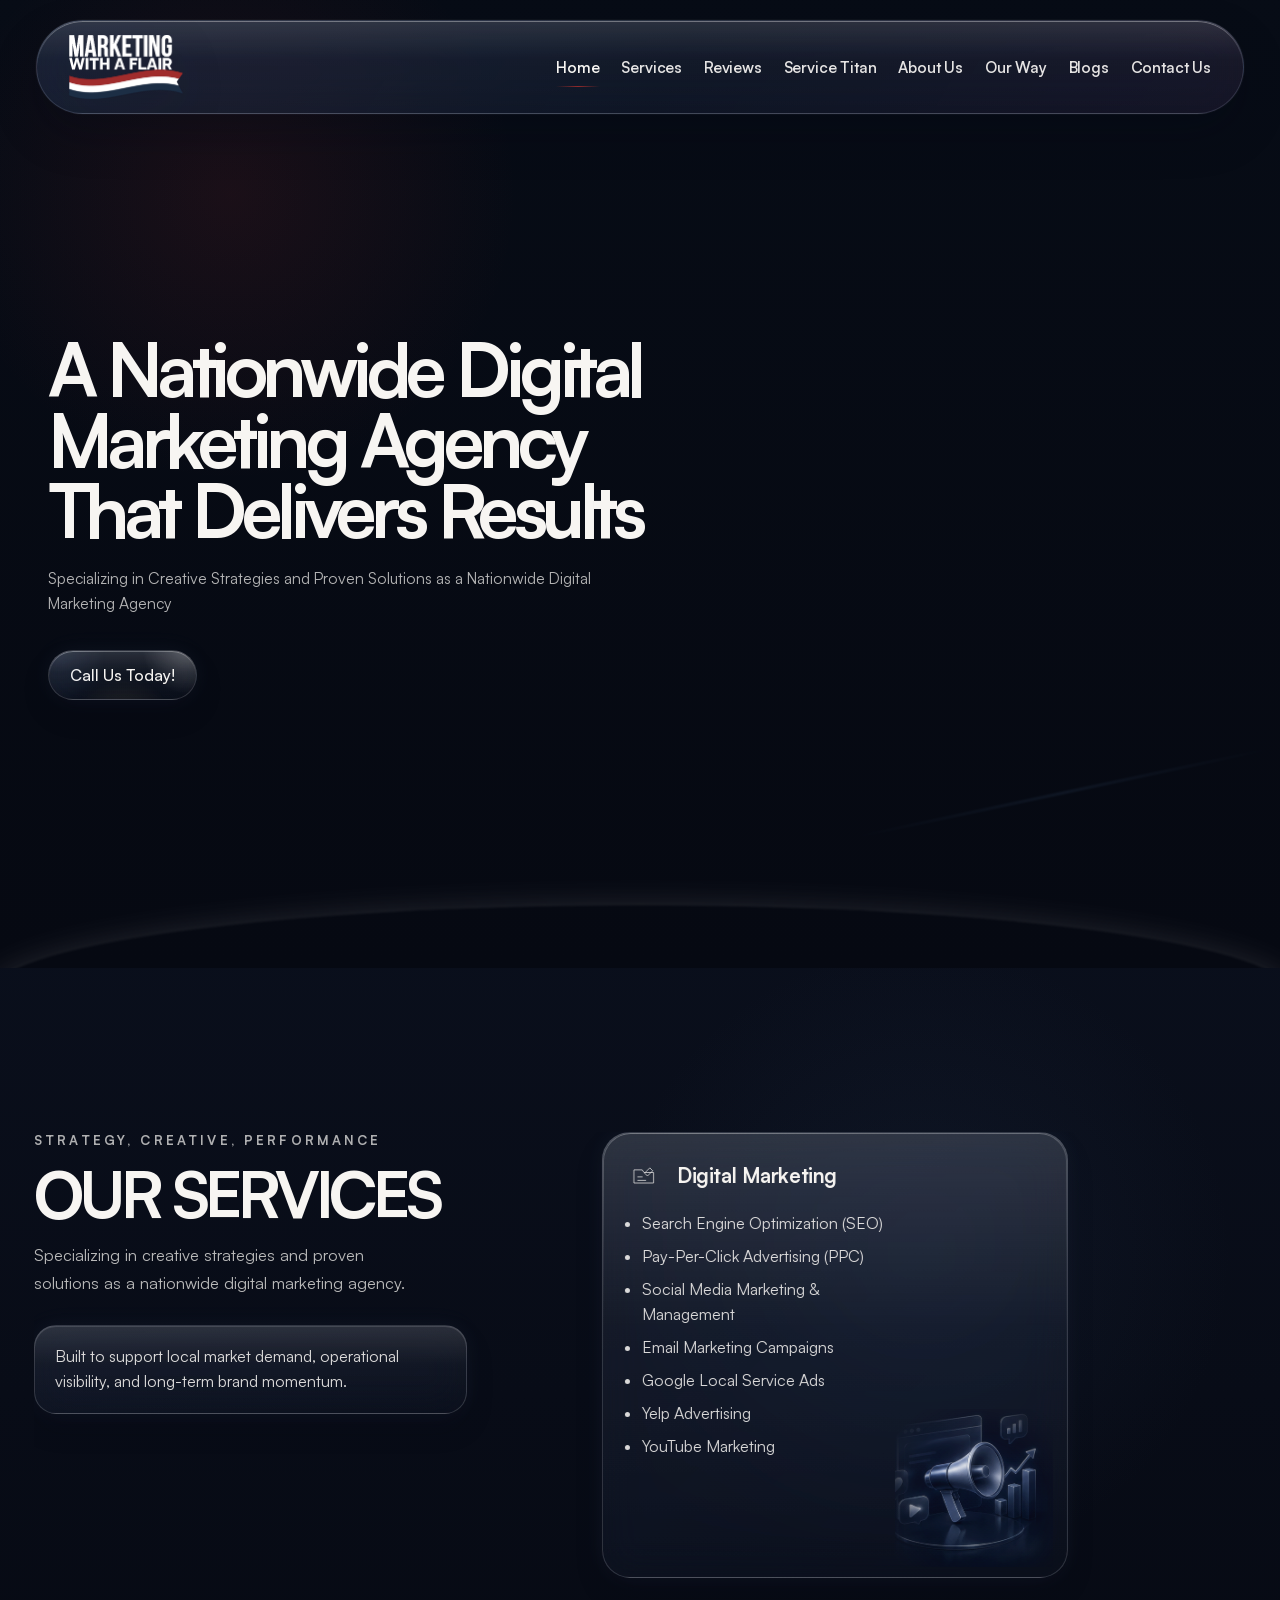
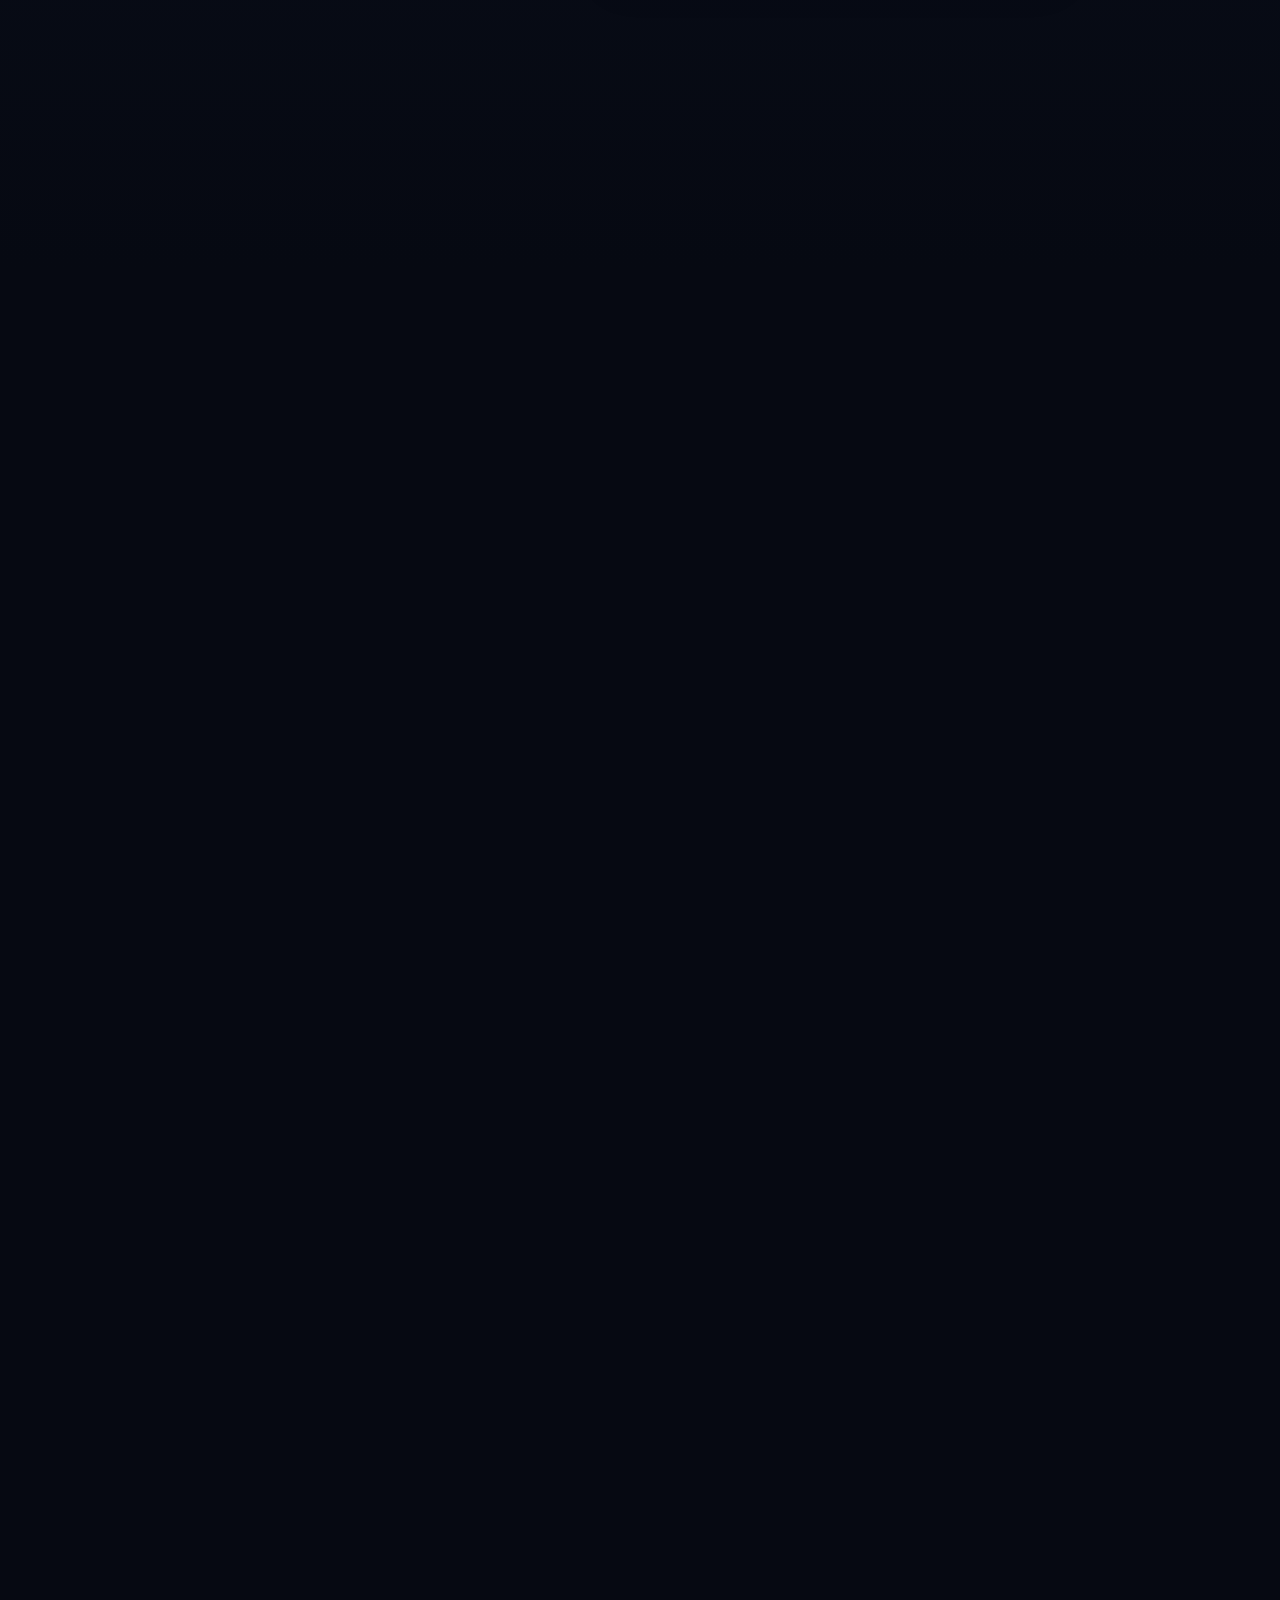
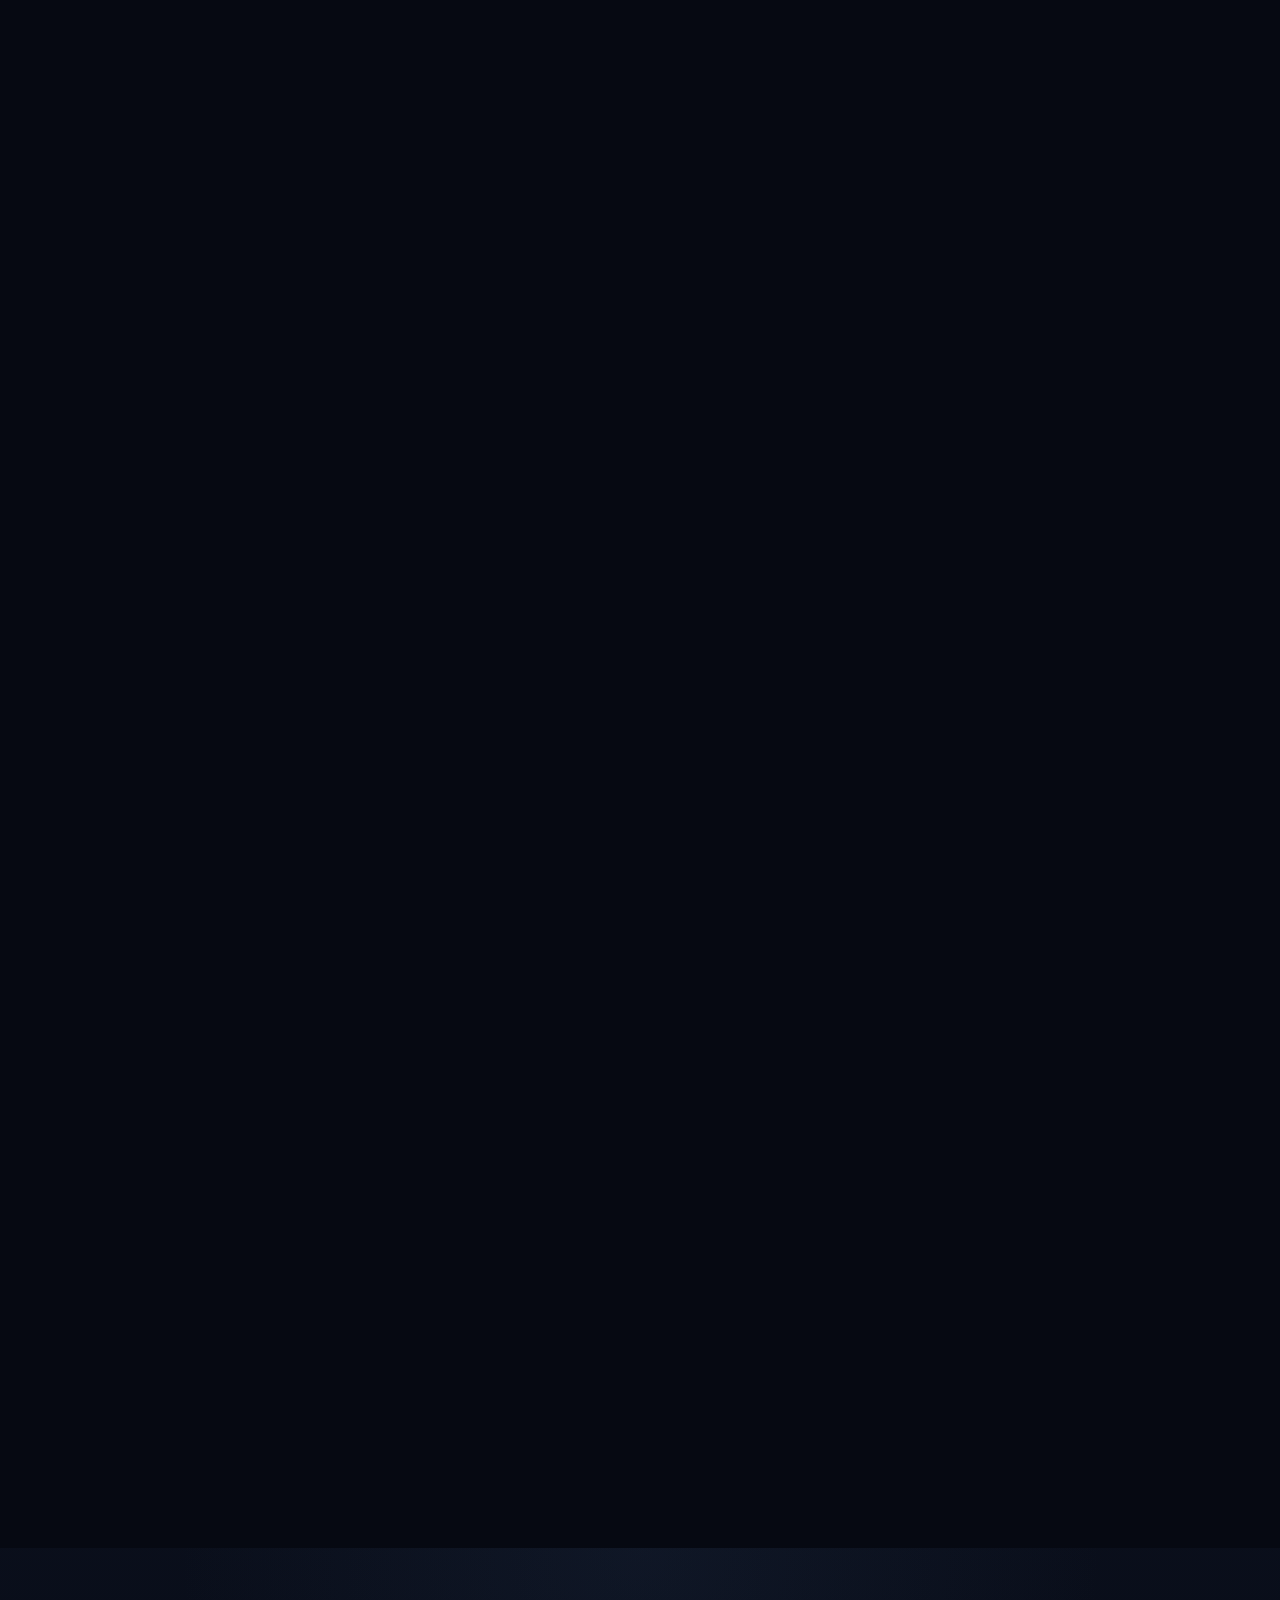
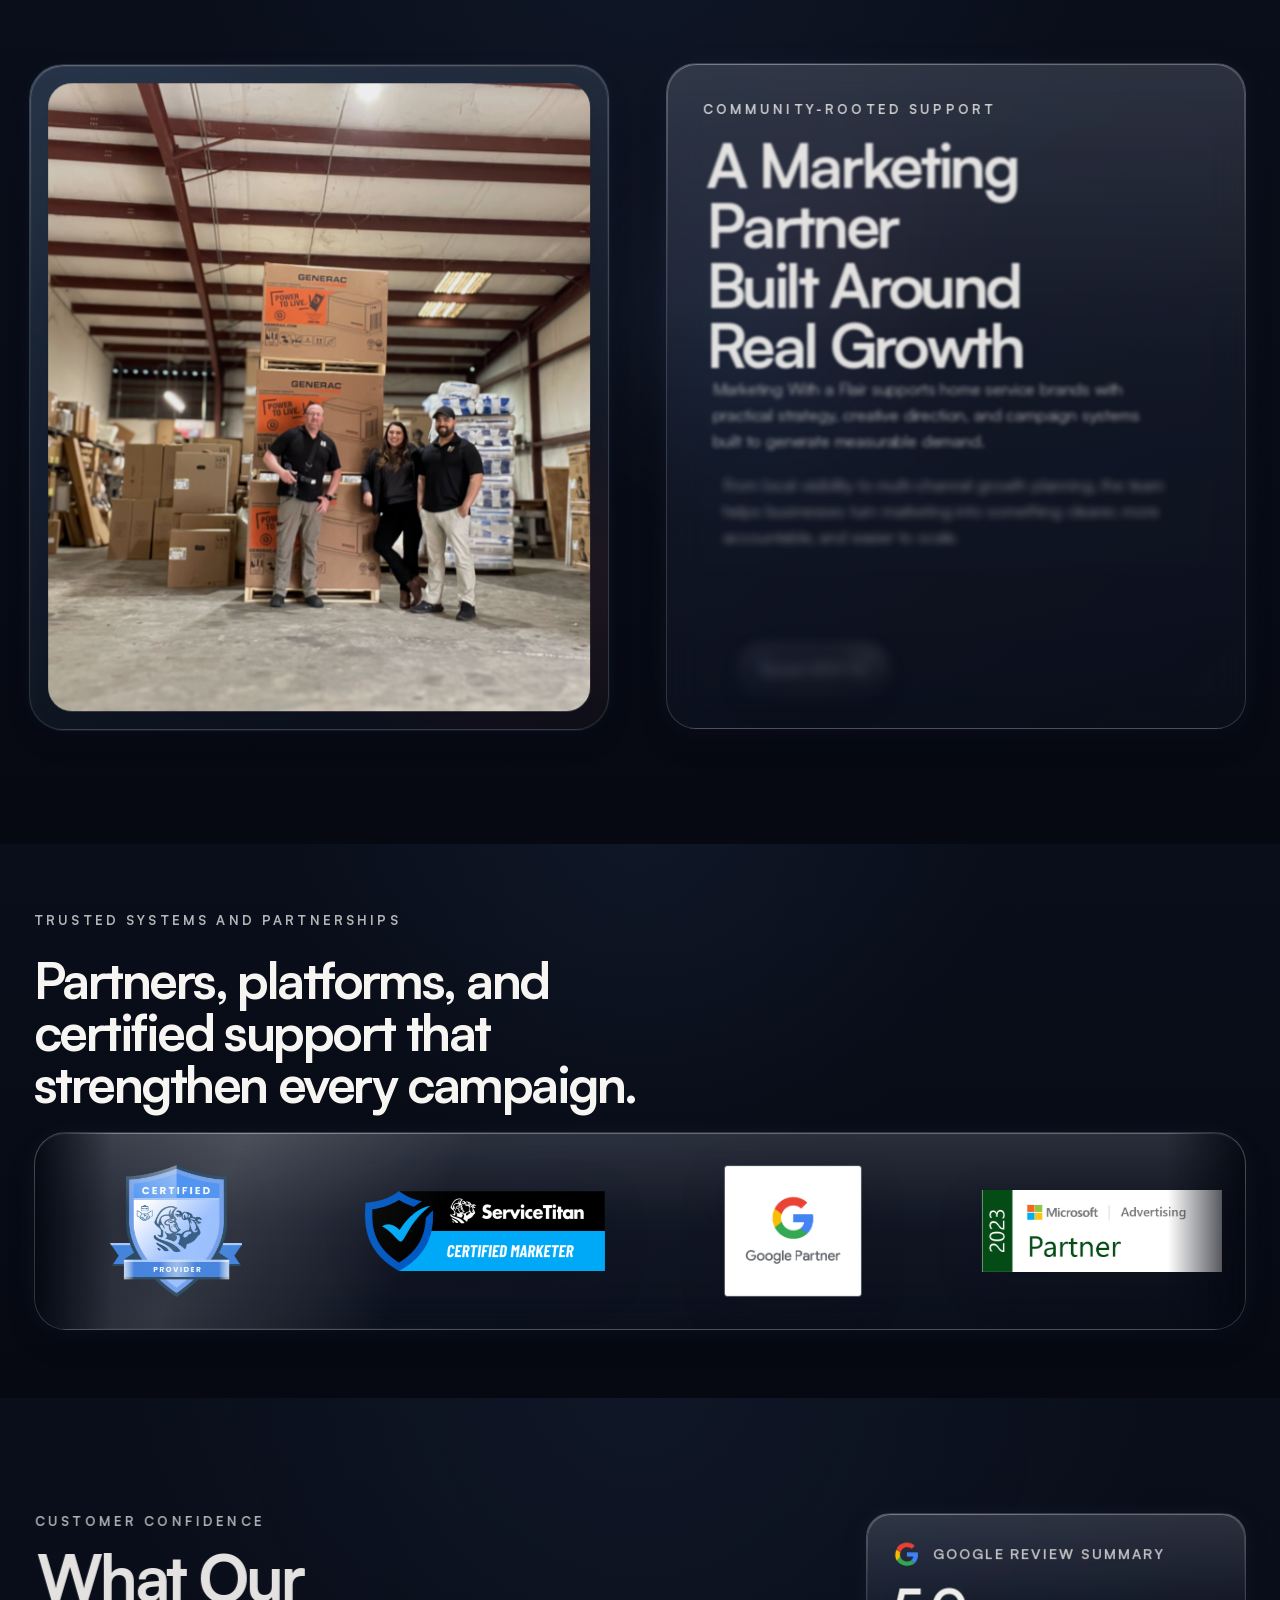
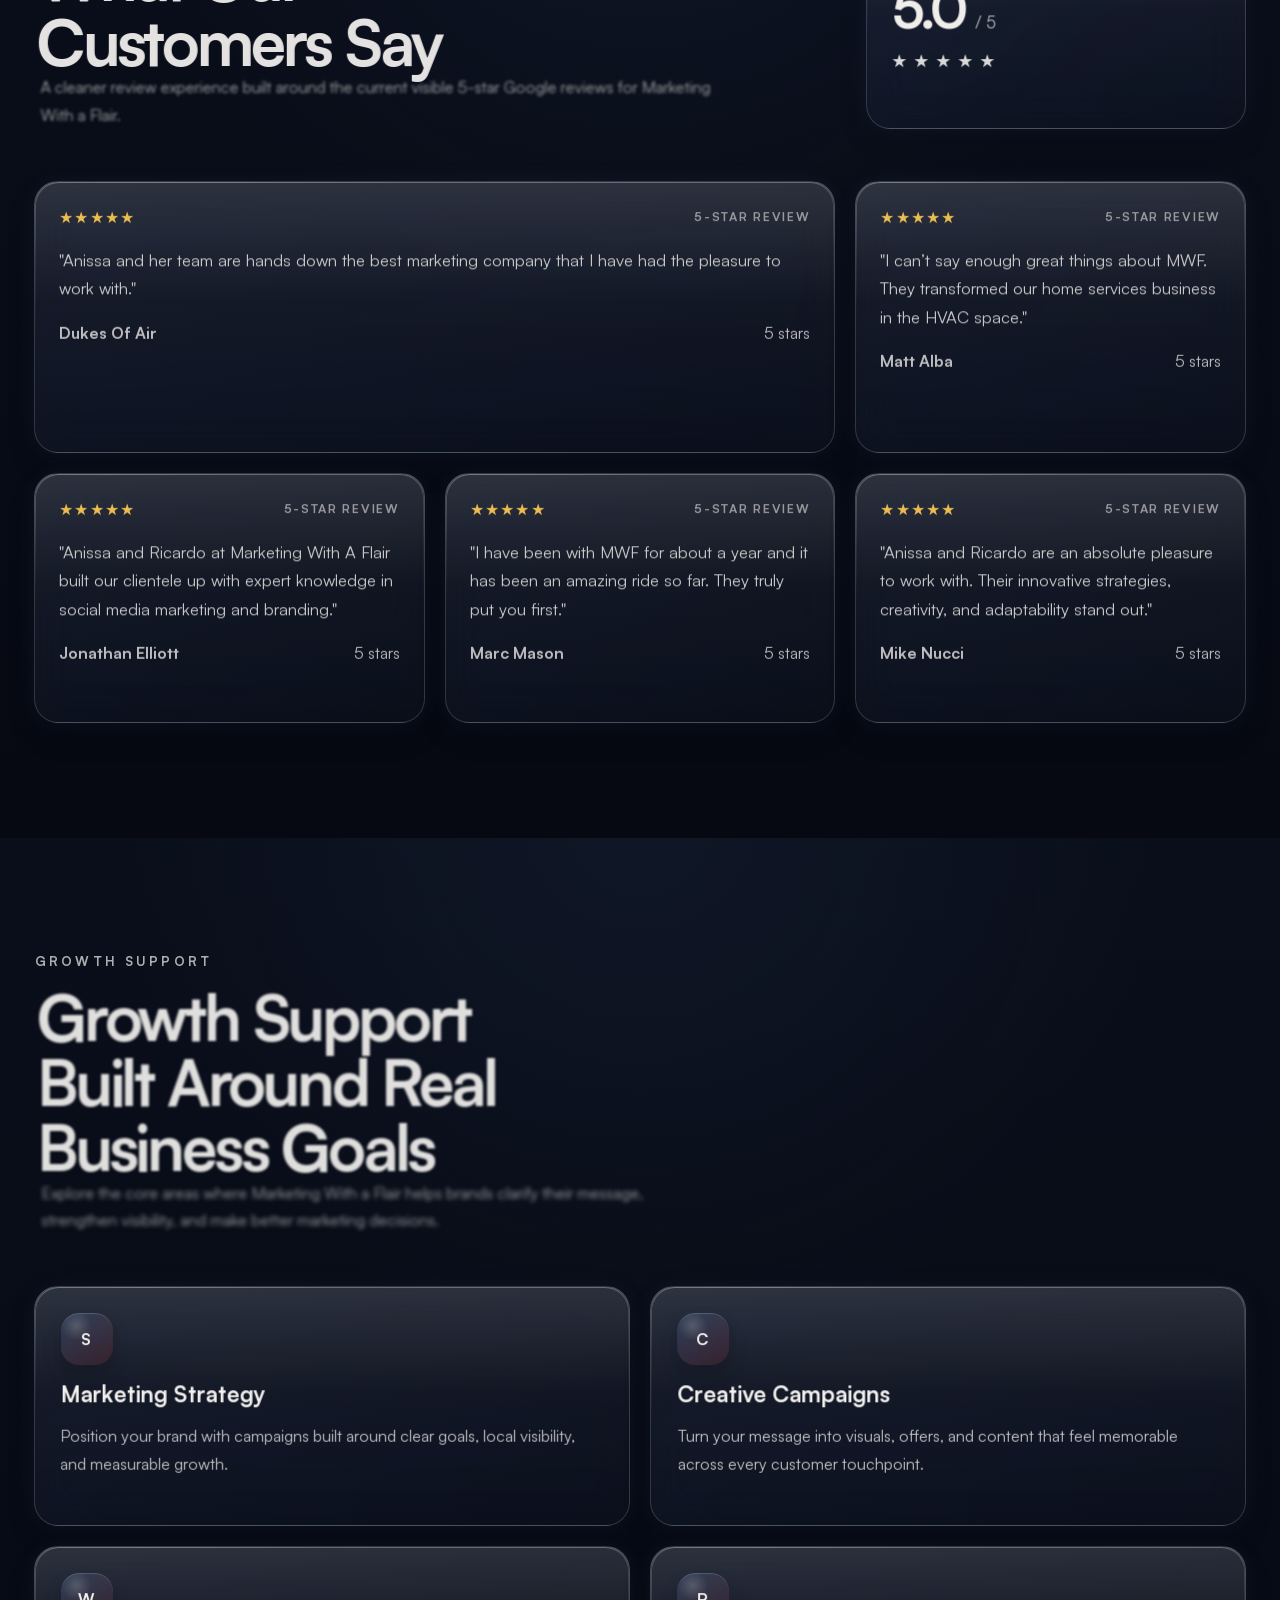
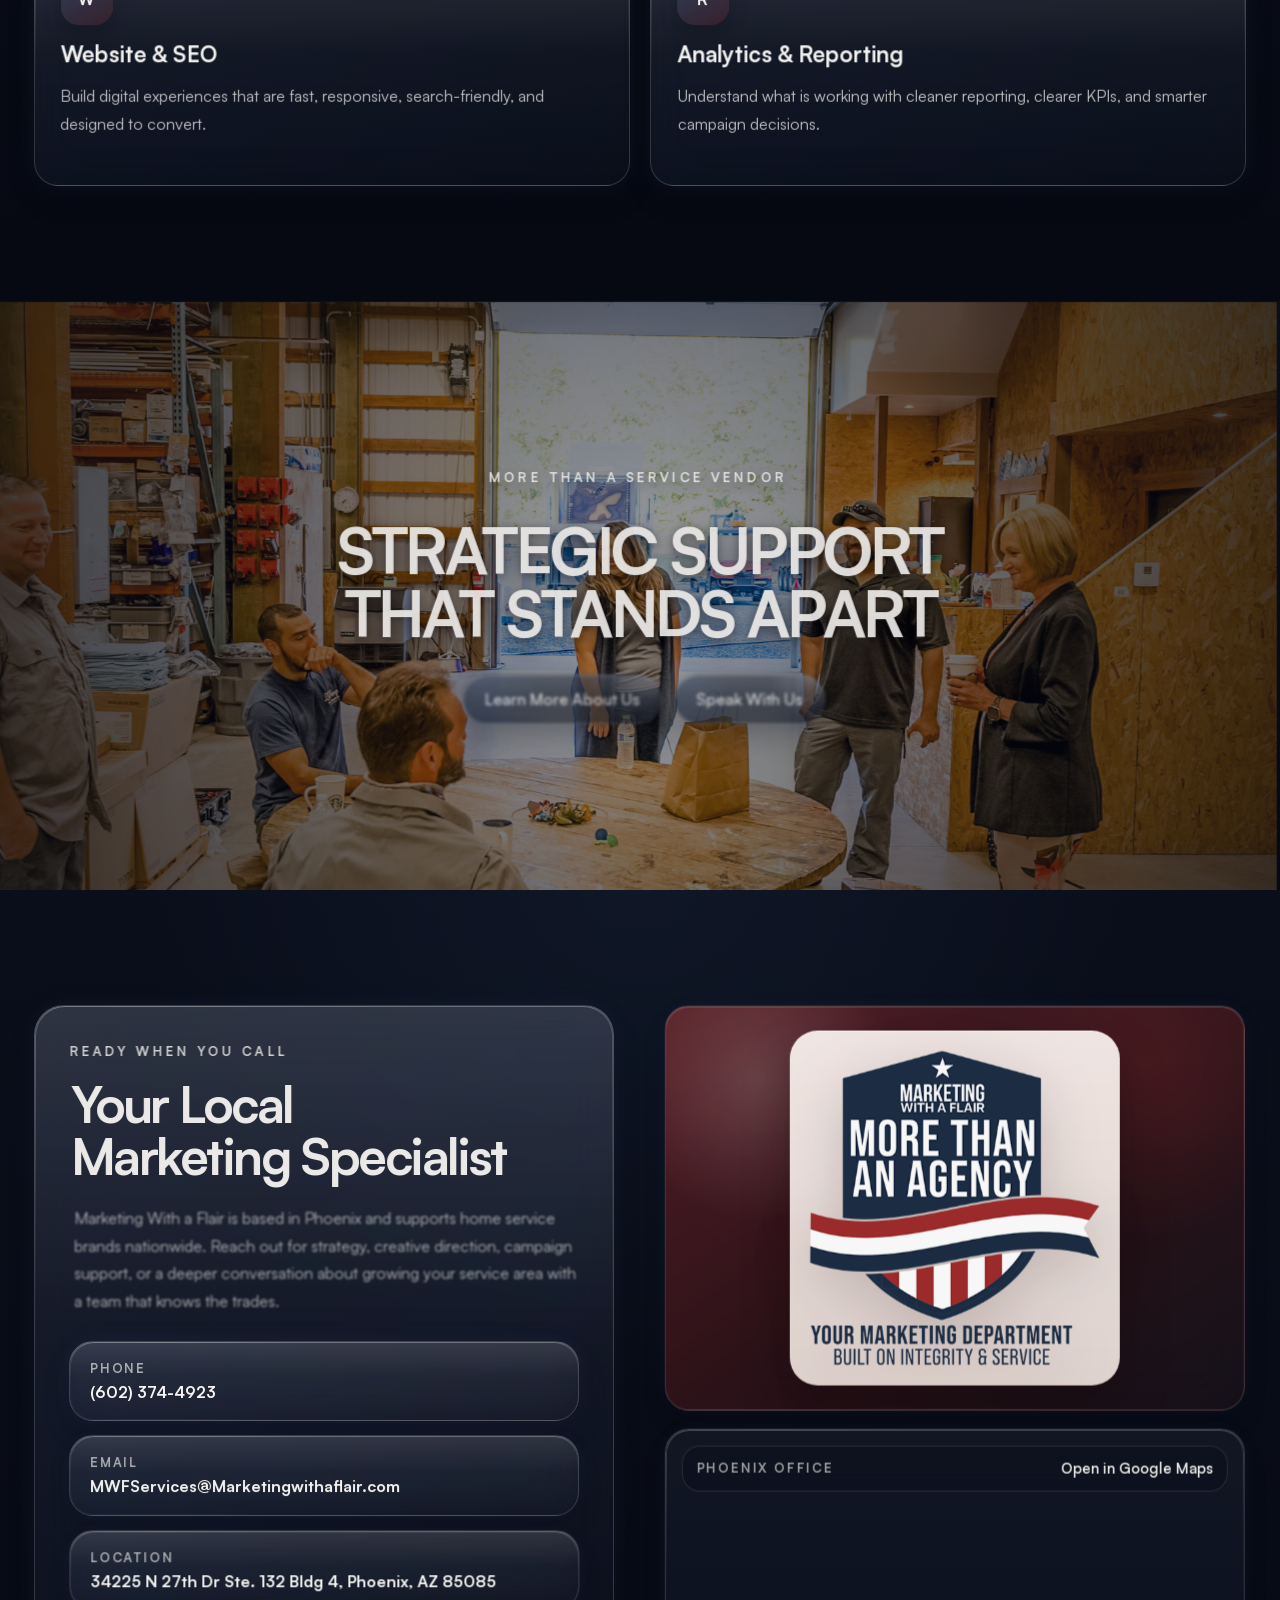
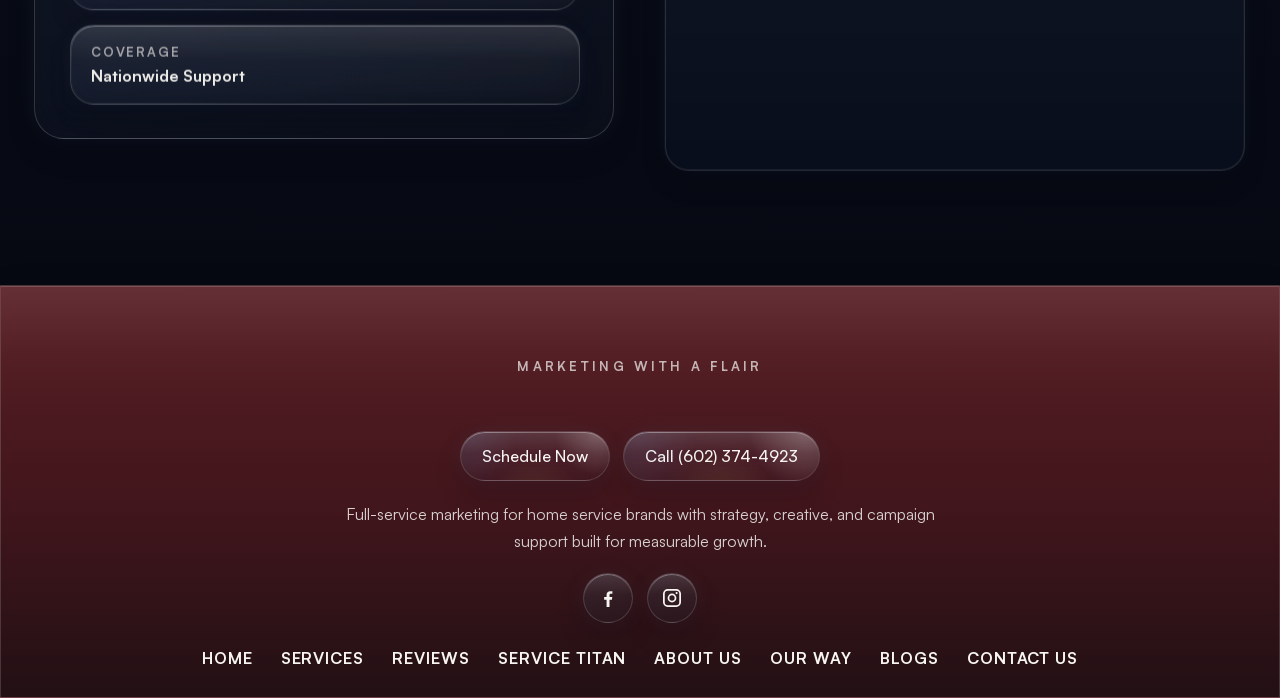
<file: index.html>
<!doctype html>
<html lang="en">
<head>
  <meta charset="utf-8">
  <meta name="viewport" content="width=device-width, initial-scale=1">
  <title>Marketing With a Flair</title>
  <link rel="stylesheet" href="styles.css">
  <link rel="stylesheet" href="services/service-section.css">
</head>
<body data-page="home" data-root="." data-service-titan-link="./Pages/ServiceTitan/service-titan.html" data-blogs-link="./Pages/Blogs/blogs.html" data-contact-link="./Pages/Contact/contact.html">
  <div data-mwf-header></div>

  <main class="mwf-page-shell">
    <section class="mwf-hero-ionyx" id="top" aria-label="Hero">
      <div class="mwf-hero-ionyx__backdrop" aria-hidden="true">
        <div class="mwf-hero-ionyx__beam mwf-hero-ionyx__beam--two"></div>
        <div class="mwf-hero-ionyx__wave mwf-hero-ionyx__wave--bottom"></div>
      </div>

      <div class="mwf-hero-ionyx__inner">
        <div class="mwf-hero-ionyx__content">
          <h1 class="mwf-hero-ionyx__title">A Nationwide Digital Marketing Agency That Delivers Results</h1>
          <p class="mwf-hero-ionyx__tagline">Specializing in Creative Strategies and Proven Solutions as a Nationwide Digital Marketing Agency</p>

          <div class="mwf-hero-ionyx__actions">
            <div class="mwf-hero-ionyx__button mwf-hero-ionyx__button--primary">
              <a class="wp-block-button__link" href="tel:6023744923">Call Us Today!</a>
            </div>
          </div>
        </div>

        <div class="mwf-hero-ionyx__visual">
          <div class="mwf-hero-ionyx__orb-shell">
            <canvas
              class="mwf-hero-ionyx__orb-canvas"
              width="680"
              height="680"
              role="img"
              aria-label="Interactive particle orb"
            ></canvas>
          </div>
        </div>
      </div>
    </section>

    <section class="mwf-services-v02" id="services" aria-labelledby="mwf-services-v02-title">
      <div class="mwf-services-v02__inner">
        <aside class="mwf-services-v02__rail">
          <p class="mwf-services-v02__eyebrow">Strategy, Creative, Performance</p>
          <h2 class="mwf-services-v02__title" id="mwf-services-v02-title">Our Services</h2>
          <p class="mwf-services-v02__lede">
            Specializing in creative strategies and proven solutions as a nationwide digital marketing agency.
          </p>
          <div class="mwf-services-v02__manifesto">
            <p>Built to support local market demand, operational visibility, and long-term brand momentum.</p>
          </div>
        </aside>

        <div class="mwf-services-v02__body">
          <div class="mwf-services-v02__deck" aria-label="Services card deck">
            <article class="mwf-services-v02__service-card" data-service-card>
              <div class="mwf-services-v02__card-head">
                <div class="mwf-services-v02__icon" aria-hidden="true">
                  <svg viewBox="0 0 64 64" focusable="false">
                    <path d="M10 18h18l4 6h22v24H10z"></path>
                    <path d="M18 34h10M18 42h18"></path>
                    <path d="M46 14l6 6-12 12-6-6Z"></path>
                  </svg>
                </div>
                <h3>Digital Marketing</h3>
              </div>
              <ul>
                <li>Search Engine Optimization (SEO)</li>
                <li>Pay-Per-Click Advertising (PPC)</li>
                <li>Social Media Marketing &amp; Management</li>
                <li>Email Marketing Campaigns</li>
                <li>Google Local Service Ads</li>
                <li>Yelp Advertising</li>
                <li>YouTube Marketing</li>
              </ul>
              <div class="mwf-services-v02__card-art" aria-hidden="true" style="--service-art-x: 8%; --service-art-y: 8%;"></div>
            </article>

            <article class="mwf-services-v02__service-card" data-service-card>
              <div class="mwf-services-v02__card-head">
                <div class="mwf-services-v02__icon" aria-hidden="true">
                  <svg viewBox="0 0 64 64" focusable="false">
                    <path d="M12 18h40v28H12z"></path>
                    <path d="M20 14h24"></path>
                    <path d="M20 26h24M20 34h18"></path>
                    <path d="M40 42l6 6 8-10"></path>
                  </svg>
                </div>
                <h3>Traditional Marketing</h3>
              </div>
              <ul>
                <li>Direct Mail Campaigns</li>
                <li>Radius Mailers</li>
                <li>Print Advertising (Brochures, Flyers, Postcards)</li>
                <li>Radio &amp; TV Advertising</li>
                <li>Billboard &amp; Outdoor Advertising</li>
              </ul>
              <div class="mwf-services-v02__card-art" aria-hidden="true" style="--service-art-x: 50%; --service-art-y: 8%;"></div>
            </article>

            <article class="mwf-services-v02__service-card" data-service-card>
              <div class="mwf-services-v02__card-head">
                <div class="mwf-services-v02__icon" aria-hidden="true">
                  <svg viewBox="0 0 64 64" focusable="false">
                    <path d="M8 16h48v32H8z"></path>
                    <circle cx="22" cy="30" r="6"></circle>
                    <path d="M34 24h14M34 30h10M18 40h28"></path>
                  </svg>
                </div>
                <h3>Creative Services</h3>
              </div>
              <ul>
                <li>Graphic Design</li>
                <li>Video Production &amp; Editing</li>
                <li>Photography Services</li>
              </ul>
              <div class="mwf-services-v02__card-art" aria-hidden="true" style="--service-art-x: 92%; --service-art-y: 8%;"></div>
            </article>

            <article class="mwf-services-v02__service-card" data-service-card>
              <div class="mwf-services-v02__card-head">
                <div class="mwf-services-v02__icon" aria-hidden="true">
                  <svg viewBox="0 0 64 64" focusable="false">
                    <path d="M16 18h10l6 8h16v20H16z"></path>
                    <circle cx="24" cy="42" r="5"></circle>
                    <path d="M19 42l3 3 6-6"></path>
                  </svg>
                </div>
                <h3>Service Titan Certified Marketer</h3>
              </div>
              <ul>
                <li>Marketing Pro Management</li>
                <li>Dynamic Audiences</li>
                <li>Campaign Tracking &amp; Optimization</li>
                <li>AD Optimizer</li>
                <li>Google Reserve</li>
              </ul>
              <div class="mwf-services-v02__card-art" aria-hidden="true" style="--service-art-x: 8%; --service-art-y: 50%;"></div>
            </article>

            <article class="mwf-services-v02__service-card" data-service-card>
              <div class="mwf-services-v02__card-head">
                <div class="mwf-services-v02__icon" aria-hidden="true">
                  <svg viewBox="0 0 64 64" focusable="false">
                    <path d="M12 50V18"></path>
                    <path d="M20 40l10-10 8 6 14-16"></path>
                    <path d="M44 20h8v8"></path>
                  </svg>
                </div>
                <h3>Strategic Planning</h3>
              </div>
              <ul>
                <li>Marketing Strategy Consultation</li>
                <li>Competitive Analysis</li>
                <li>Marketing Action Plan</li>
              </ul>
              <div class="mwf-services-v02__card-art" aria-hidden="true" style="--service-art-x: 50%; --service-art-y: 50%;"></div>
            </article>

            <article class="mwf-services-v02__service-card" data-service-card>
              <div class="mwf-services-v02__card-head">
                <div class="mwf-services-v02__icon" aria-hidden="true">
                  <svg viewBox="0 0 64 64" focusable="false">
                    <path d="M10 50h44"></path>
                    <path d="M18 44V28"></path>
                    <path d="M30 44V16"></path>
                    <path d="M42 44V24"></path>
                    <path d="M54 44V12"></path>
                  </svg>
                </div>
                <h3>Analytics &amp; Reporting</h3>
              </div>
              <ul>
                <li>Market Research</li>
                <li>ROI Analysis &amp; Reporting</li>
                <li>Data Analysis: Deep dives into your Dispatch system for optimal operational and sales performance</li>
              </ul>
              <div class="mwf-services-v02__card-art" aria-hidden="true" style="--service-art-x: 92%; --service-art-y: 50%;"></div>
            </article>

            <article class="mwf-services-v02__service-card" data-service-card>
              <div class="mwf-services-v02__card-head">
                <div class="mwf-services-v02__icon" aria-hidden="true">
                  <svg viewBox="0 0 64 64" focusable="false">
                    <circle cx="18" cy="18" r="7"></circle>
                    <path d="M8 42c0-8 6-14 14-14s14 6 14 14"></path>
                    <path d="M40 18h12M46 12v12"></path>
                    <path d="M42 42l4 4 10-10"></path>
                  </svg>
                </div>
                <h3>Vendor &amp; Co-Op Management</h3>
              </div>
              <ul>
                <li>Partner Negotiations &amp; Collaborations</li>
                <li>Co-Op Fund Management</li>
                <li>Get the most out of Co-Op Funds</li>
              </ul>
              <div class="mwf-services-v02__card-art" aria-hidden="true" style="--service-art-x: 8%; --service-art-y: 92%;"></div>
            </article>

            <article class="mwf-services-v02__service-card" data-service-card>
              <div class="mwf-services-v02__card-head">
                <div class="mwf-services-v02__icon" aria-hidden="true">
                  <svg viewBox="0 0 64 64" focusable="false">
                    <rect x="8" y="16" width="48" height="30" rx="6"></rect>
                    <circle cx="22" cy="30" r="7"></circle>
                    <path d="M34 24h14M34 31h10"></path>
                    <path d="M36 44l4 4 12-12"></path>
                  </svg>
                </div>
                <h3>Membership Optimization</h3>
              </div>
              <ul>
                <li>Loyalty &amp; Retention Programs</li>
                <li>Referral Programs</li>
              </ul>
              <div class="mwf-services-v02__card-art" aria-hidden="true" style="--service-art-x: 50%; --service-art-y: 92%;"></div>
            </article>

            <article class="mwf-services-v02__service-card" data-service-card>
              <div class="mwf-services-v02__card-head">
                <div class="mwf-services-v02__icon" aria-hidden="true">
                  <svg viewBox="0 0 64 64" focusable="false">
                    <rect x="8" y="14" width="48" height="34" rx="4"></rect>
                    <path d="M14 22h36"></path>
                    <circle cx="24" cy="31" r="8"></circle>
                    <path d="M40 40l5-5m-1-10h8v8"></path>
                  </svg>
                </div>
                <h3>Web Services</h3>
              </div>
              <ul>
                <li>Website Design &amp; Development</li>
                <li>Mobile Optimization</li>
                <li>Web Hosting &amp; Maintenance</li>
              </ul>
              <div class="mwf-services-v02__card-art" aria-hidden="true" style="--service-art-x: 92%; --service-art-y: 92%;"></div>
            </article>
          </div>
        </div>
      </div>
    </section>

    <div class="mwf-landing-continuation">
      <section class="mwf-trust-section mwf-gradient-surface" id="about" aria-labelledby="mwf-trust-title">
        <div class="mwf-section-shell">
          <div class="mwf-ambient-orb mwf-ambient-orb--trust" aria-hidden="true"></div>

          <div
            class="mwf-media-placeholder mwf-media-placeholder--story"
            data-reveal="placeholder-left"
          >
            <img
              src="assets/images/Landing Page/Marketing Partner.jpg"
              alt="Marketing Partner campaign visual"
              class="mwf-media-placeholder__image"
            >
          </div>

          <div class="mwf-glass-panel mwf-trust-section__panel" data-reveal="panel-right">
            <p class="mwf-section-eyebrow">Community-rooted support</p>
            <h2 class="mwf-section-title" id="mwf-trust-title" data-reveal="heading">A Marketing Partner Built Around Real Growth</h2>
            <div class="mwf-copy-stack" data-reveal="copy-group">
              <p>Marketing With a Flair supports home service brands with practical strategy, creative direction, and campaign systems built to generate measurable demand.</p>
              <p>From local visibility to multi-channel growth planning, the team helps businesses turn marketing into something clearer, more accountable, and easier to scale.</p>
            </div>
            <div class="mwf-hero-ionyx__actions mwf-landing-actions" data-reveal="cta">
              <div class="mwf-hero-ionyx__button mwf-hero-ionyx__button--primary">
                <a class="wp-block-button__link" href="#contact">Speak With Us</a>
              </div>
            </div>
          </div>
        </div>
      </section>

      <section class="mwf-partner-marquee mwf-gradient-surface" id="service-titan" aria-labelledby="mwf-partners-title">
        <div class="mwf-section-shell mwf-section-shell--tight">
          <div class="mwf-partner-marquee__intro" data-reveal="heading-group">
            <p class="mwf-section-eyebrow">Trusted systems and partnerships</p>
            <h2 class="mwf-section-title mwf-section-title--sm" id="mwf-partners-title">Partners, platforms, and certified support that strengthen every campaign.</h2>
          </div>

          <div class="mwf-marquee-rail mwf-glass-panel" data-marquee-rail data-reveal="rail">
            <div class="mwf-marquee-mask mwf-marquee-mask--left" aria-hidden="true"></div>
            <div class="mwf-marquee-mask mwf-marquee-mask--right" aria-hidden="true"></div>
            <div class="mwf-marquee-track" data-marquee-track tabindex="0" aria-label="Partner and certification marquee">
              <div class="mwf-marquee-set">
                <article class="mwf-marquee-item" data-marquee-item>
                  <img class="mwf-marquee-item__logo" src="assets/images/partners/Certified-Provider-Badge-1.webp" alt="Certified Provider">
                </article>
                <article class="mwf-marquee-item" data-marquee-item>
                  <img class="mwf-marquee-item__logo" src="assets/images/partners/Service Titan.webp" alt="Service Titan">
                </article>
                <article class="mwf-marquee-item" data-marquee-item>
                  <img class="mwf-marquee-item__logo" src="assets/images/partners/Google Partner.webp" alt="Google Partner">
                </article>
                <article class="mwf-marquee-item" data-marquee-item>
                  <img class="mwf-marquee-item__logo" src="assets/images/partners/MS Partner.webp" alt="Microsoft Advertising Partner">
                </article>
              </div>
              <div class="mwf-marquee-set" aria-hidden="true">
                <article class="mwf-marquee-item">
                  <img class="mwf-marquee-item__logo" src="assets/images/partners/Certified-Provider-Badge-1.webp" alt="">
                </article>
                <article class="mwf-marquee-item">
                  <img class="mwf-marquee-item__logo" src="assets/images/partners/Service Titan.webp" alt="">
                </article>
                <article class="mwf-marquee-item">
                  <img class="mwf-marquee-item__logo" src="assets/images/partners/Google Partner.webp" alt="">
                </article>
                <article class="mwf-marquee-item">
                  <img class="mwf-marquee-item__logo" src="assets/images/partners/MS Partner.webp" alt="">
                </article>
              </div>
            </div>
          </div>
        </div>
      </section>

      <section class="mwf-testimonials mwf-gradient-surface" id="reviews" aria-labelledby="mwf-testimonials-title">
        <div class="mwf-section-shell mwf-section-shell--stacked">
          <div class="mwf-testimonials__header">
            <div class="mwf-testimonials__headline">
              <p class="mwf-section-eyebrow">Customer confidence</p>
              <h2 class="mwf-section-title" id="mwf-testimonials-title" data-reveal="heading">What Our Customers Say</h2>
              <p class="mwf-section-copy">A cleaner review experience built around the current visible 5-star Google reviews for Marketing With a Flair.</p>
            </div>

            <div class="mwf-glass-card mwf-testimonials__summary" data-reveal="summary">
              <div class="mwf-testimonials__summary-brand">
                <img src="assets/images/partners/google-g.svg" alt="" aria-hidden="true">
                <span>Google review summary</span>
              </div>
              <div class="mwf-testimonials__summary-score">
                <strong>5.0</strong>
                <span>/ 5</span>
              </div>
              <div class="mwf-testimonials__stars" aria-label="5 out of 5 stars">
                <span data-star>★</span>
                <span data-star>★</span>
                <span data-star>★</span>
                <span data-star>★</span>
                <span data-star>★</span>
              </div>
            </div>
          </div>

          <div class="mwf-testimonials__grid" data-reveal="cards">
            <article class="mwf-glass-card mwf-review-card mwf-review-card--featured">
              <div class="mwf-review-card__topline">
                <span class="mwf-review-card__stars" aria-label="5 out of 5 stars">★★★★★</span>
                <span class="mwf-review-card__source">5-star review</span>
              </div>
              <p class="mwf-review-card__quote">"Anissa and her team are hands down the best marketing company that I have had the pleasure to work with."</p>
              <div class="mwf-review-card__meta">
                <strong>Dukes Of Air</strong>
                <span>5 stars</span>
              </div>
            </article>
            <article class="mwf-glass-card mwf-review-card">
              <div class="mwf-review-card__topline">
                <span class="mwf-review-card__stars" aria-label="5 out of 5 stars">★★★★★</span>
                <span class="mwf-review-card__source">5-star review</span>
              </div>
              <p class="mwf-review-card__quote">"I can’t say enough great things about MWF. They transformed our home services business in the HVAC space."</p>
              <div class="mwf-review-card__meta">
                <strong>Matt Alba</strong>
                <span>5 stars</span>
              </div>
            </article>
            <article class="mwf-glass-card mwf-review-card">
              <div class="mwf-review-card__topline">
                <span class="mwf-review-card__stars" aria-label="5 out of 5 stars">★★★★★</span>
                <span class="mwf-review-card__source">5-star review</span>
              </div>
              <p class="mwf-review-card__quote">"Anissa and Ricardo at Marketing With A Flair built our clientele up with expert knowledge in social media marketing and branding."</p>
              <div class="mwf-review-card__meta">
                <strong>Jonathan Elliott</strong>
                <span>5 stars</span>
              </div>
            </article>
            <article class="mwf-glass-card mwf-review-card">
              <div class="mwf-review-card__topline">
                <span class="mwf-review-card__stars" aria-label="5 out of 5 stars">★★★★★</span>
                <span class="mwf-review-card__source">5-star review</span>
              </div>
              <p class="mwf-review-card__quote">"I have been with MWF for about a year and it has been an amazing ride so far. They truly put you first."</p>
              <div class="mwf-review-card__meta">
                <strong>Marc Mason</strong>
                <span>5 stars</span>
              </div>
            </article>
            <article class="mwf-glass-card mwf-review-card">
              <div class="mwf-review-card__topline">
                <span class="mwf-review-card__stars" aria-label="5 out of 5 stars">★★★★★</span>
                <span class="mwf-review-card__source">5-star review</span>
              </div>
              <p class="mwf-review-card__quote">"Anissa and Ricardo are an absolute pleasure to work with. Their innovative strategies, creativity, and adaptability stand out."</p>
              <div class="mwf-review-card__meta">
                <strong>Mike Nucci</strong>
                <span>5 stars</span>
              </div>
            </article>
          </div>
        </div>
      </section>

      <section class="mwf-resource-grid mwf-gradient-surface" id="work" aria-labelledby="mwf-resource-title">
        <div class="mwf-section-shell mwf-section-shell--stacked">
          <div class="mwf-resource-grid__intro" data-reveal="heading-group">
            <p class="mwf-section-eyebrow">Growth support</p>
            <h2 class="mwf-section-title" id="mwf-resource-title">Growth Support Built Around Real Business Goals</h2>
            <p class="mwf-section-copy">Explore the core areas where Marketing With a Flair helps brands clarify their message, strengthen visibility, and make better marketing decisions.</p>
          </div>

          <div class="mwf-resource-grid__cards" data-reveal="cards">
            <article class="mwf-glass-card mwf-resource-card">
              <div class="mwf-resource-card__icon" role="img" aria-label="Icon Placeholder: Strategy">S</div>
              <h3>Marketing Strategy</h3>
              <p>Position your brand with campaigns built around clear goals, local visibility, and measurable growth.</p>
            </article>
            <article class="mwf-glass-card mwf-resource-card">
              <div class="mwf-resource-card__icon" role="img" aria-label="Icon Placeholder: Creative">C</div>
              <h3>Creative Campaigns</h3>
              <p>Turn your message into visuals, offers, and content that feel memorable across every customer touchpoint.</p>
            </article>
            <article class="mwf-glass-card mwf-resource-card">
              <div class="mwf-resource-card__icon" role="img" aria-label="Icon Placeholder: Website">W</div>
              <h3>Website &amp; SEO</h3>
              <p>Build digital experiences that are fast, responsive, search-friendly, and designed to convert.</p>
            </article>
            <article class="mwf-glass-card mwf-resource-card">
              <div class="mwf-resource-card__icon" role="img" aria-label="Icon Placeholder: Reporting">R</div>
              <h3>Analytics &amp; Reporting</h3>
              <p>Understand what is working with cleaner reporting, clearer KPIs, and smarter campaign decisions.</p>
            </article>
          </div>
        </div>
      </section>

      <section class="mwf-quality-banner mwf-gradient-surface" aria-labelledby="mwf-quality-title">
        <div class="mwf-section-shell">
          <div class="mwf-quality-banner__visual" data-reveal="banner">
            <img
              src="assets/images/Landing Page/Strategic Support That Stands Apart.jpeg"
              alt="Strategic support team gathered in a workshop space"
              class="mwf-quality-banner__image"
            >
            <div class="mwf-quality-banner__overlay">
              <p class="mwf-section-eyebrow">More than a service vendor</p>
              <h2 class="mwf-section-title" id="mwf-quality-title" data-reveal="heading">Strategic Support That Stands Apart</h2>
              <div class="mwf-hero-ionyx__actions mwf-landing-actions" data-reveal="cta-group">
                <div class="mwf-hero-ionyx__button mwf-hero-ionyx__button--primary">
                  <a class="wp-block-button__link" href="./Pages/AboutUs/about-us.html">Learn More About Us</a>
                </div>
                <div class="mwf-hero-ionyx__button mwf-hero-ionyx__button--ghost">
                  <a class="wp-block-button__link" href="#contact">Speak With Us</a>
                </div>
              </div>
            </div>
          </div>
        </div>
      </section>

      <section class="mwf-local-specialist mwf-gradient-surface" id="contact" aria-labelledby="mwf-local-title">
        <div class="mwf-section-shell">
          <div class="mwf-glass-panel mwf-local-specialist__contact" data-reveal="panel-left">
            <p class="mwf-section-eyebrow">Ready when you call</p>
            <h2 class="mwf-section-title mwf-section-title--sm" id="mwf-local-title">Your Local Marketing Specialist</h2>
            <p class="mwf-section-copy">Marketing With a Flair is based in Phoenix and supports home service brands nationwide. Reach out for strategy, creative direction, campaign support, or a deeper conversation about growing your service area with a team that knows the trades.</p>

            <div class="mwf-local-specialist__rows" data-reveal="contact-rows">
              <a class="mwf-glass-card mwf-contact-row" href="tel:6023744923">
                <span class="mwf-contact-row__label">Phone</span>
                <strong>(602) 374-4923</strong>
              </a>
              <a class="mwf-glass-card mwf-contact-row" href="mailto:MWFServices@Marketingwithaflair.com">
                <span class="mwf-contact-row__label">Email</span>
                <strong>MWFServices@Marketingwithaflair.com</strong>
              </a>
              <a class="mwf-glass-card mwf-contact-row" href="https://www.google.com/maps/search/?api=1&amp;query=34225+N+27th+Dr+Ste.+132+Bldg+4,+Phoenix,+AZ+85085" target="_blank" rel="noreferrer">
                <span class="mwf-contact-row__label">Location</span>
                <strong>34225 N 27th Dr Ste. 132 Bldg 4, Phoenix, AZ 85085</strong>
              </a>
              <div class="mwf-glass-card mwf-contact-row">
                <span class="mwf-contact-row__label">Coverage</span>
                <strong>Nationwide Support</strong>
              </div>
            </div>
          </div>

          <div class="mwf-local-specialist__visuals" data-reveal="panel-right">
            <div class="mwf-glass-card mwf-badge-placeholder" role="img" aria-label="Marketing With a Flair More Than An Agency badge">
              <div class="mwf-badge-placeholder__frame">
                <img
                  src="assets/images/Landing Page/more-than-an-agency-badge.png"
                  alt="Marketing With a Flair More Than An Agency badge"
                  class="mwf-badge-placeholder__image"
                >
              </div>
            </div>
            <div class="mwf-glass-card mwf-map-placeholder">
              <div class="mwf-map-placeholder__meta">
                <span class="mwf-contact-row__label">Phoenix Office</span>
                <a href="https://www.google.com/maps/search/?api=1&amp;query=34225+N+27th+Dr+Ste.+132+Bldg+4,+Phoenix,+AZ+85085" target="_blank" rel="noreferrer">Open in Google Maps</a>
              </div>
              <iframe
                class="mwf-map-placeholder__frame"
                title="Google map showing the Marketing With a Flair Phoenix office"
                src="https://www.google.com/maps?q=34225%20N%2027th%20Dr%20Ste.%20132%20Bldg%204%2C%20Phoenix%2C%20AZ%2085085&amp;z=14&amp;output=embed"
                loading="lazy"
                referrerpolicy="no-referrer-when-downgrade"
              ></iframe>
            </div>
          </div>
        </div>
      </section>

    </div>
  </main>

  <div data-mwf-footer></div>

  <script src="assets/js/layout.js"></script>
  <script src="assets/js/vendor/gsap.min.js"></script>
  <script src="assets/js/vendor/ScrollTrigger.min.js"></script>
  <script src="assets/js/scripts.js"></script>
  <script src="services/service-section.js"></script>
</body>
</html>
</file>
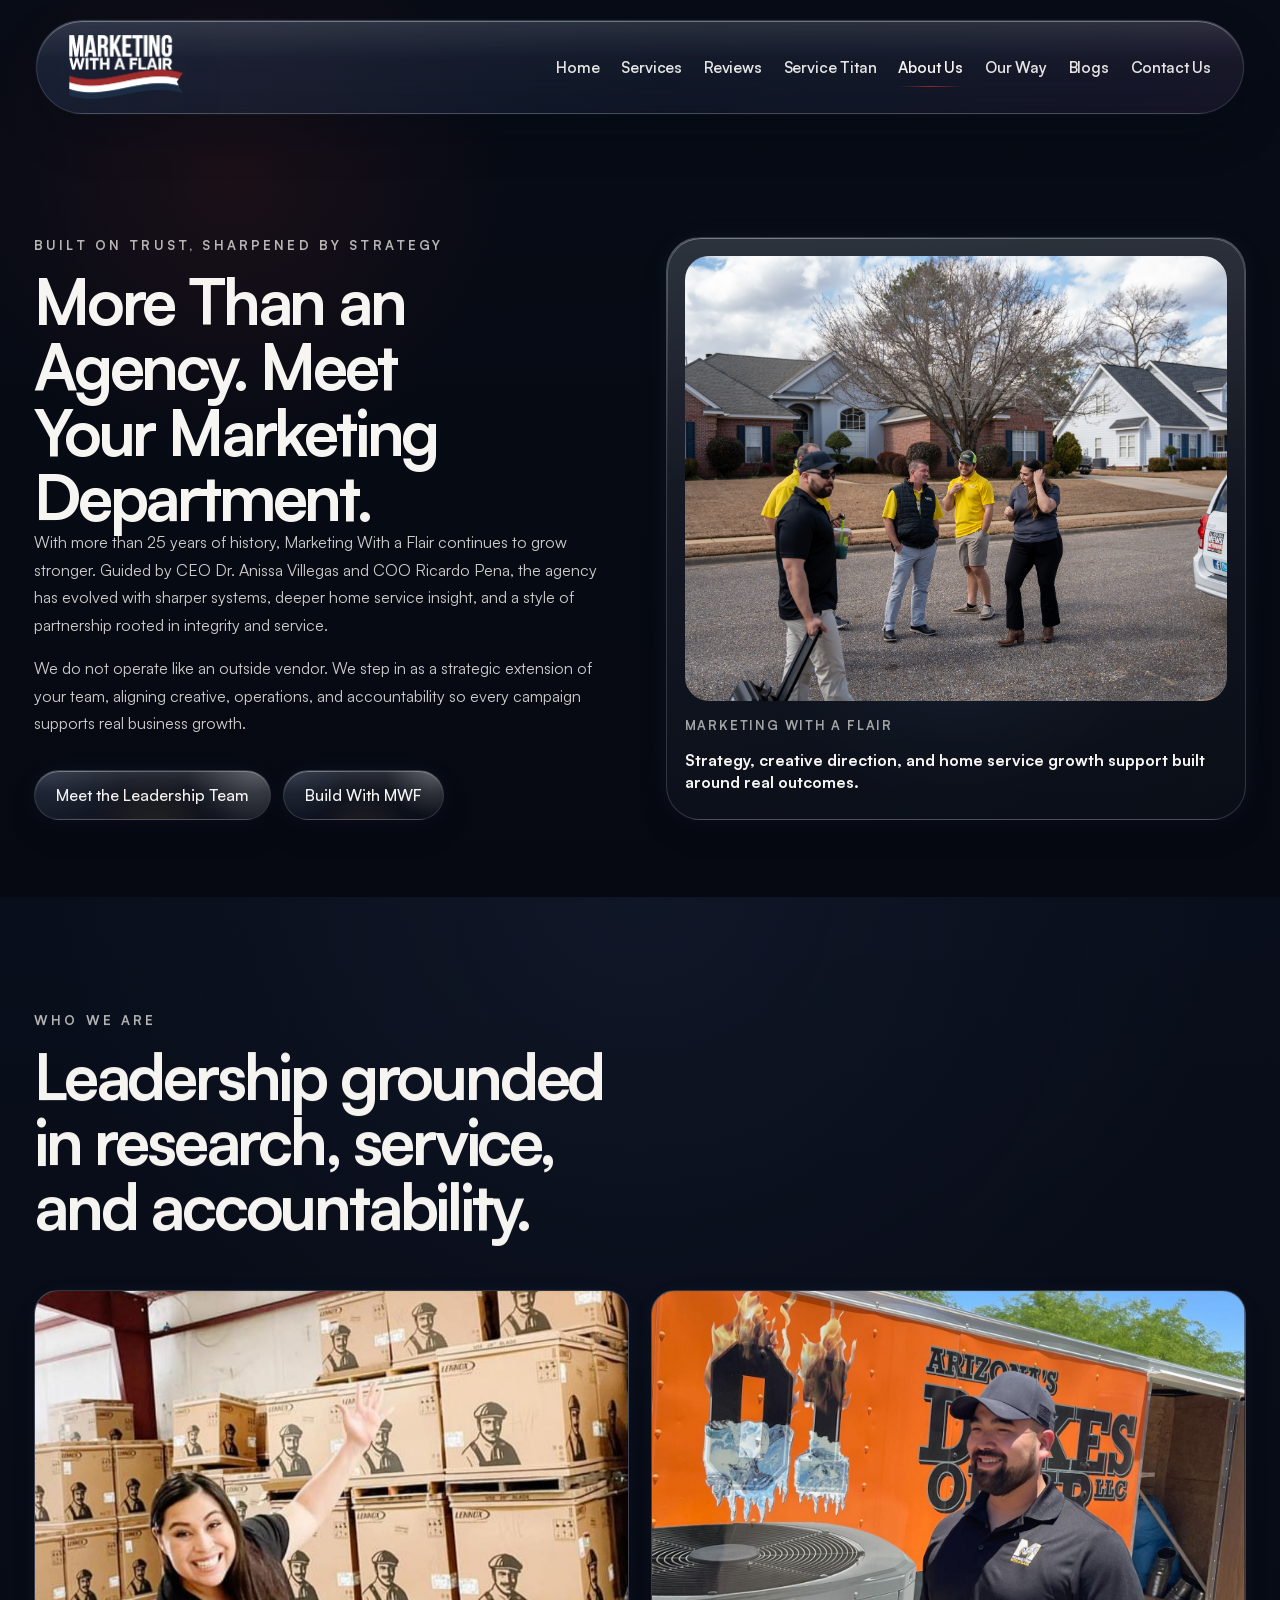
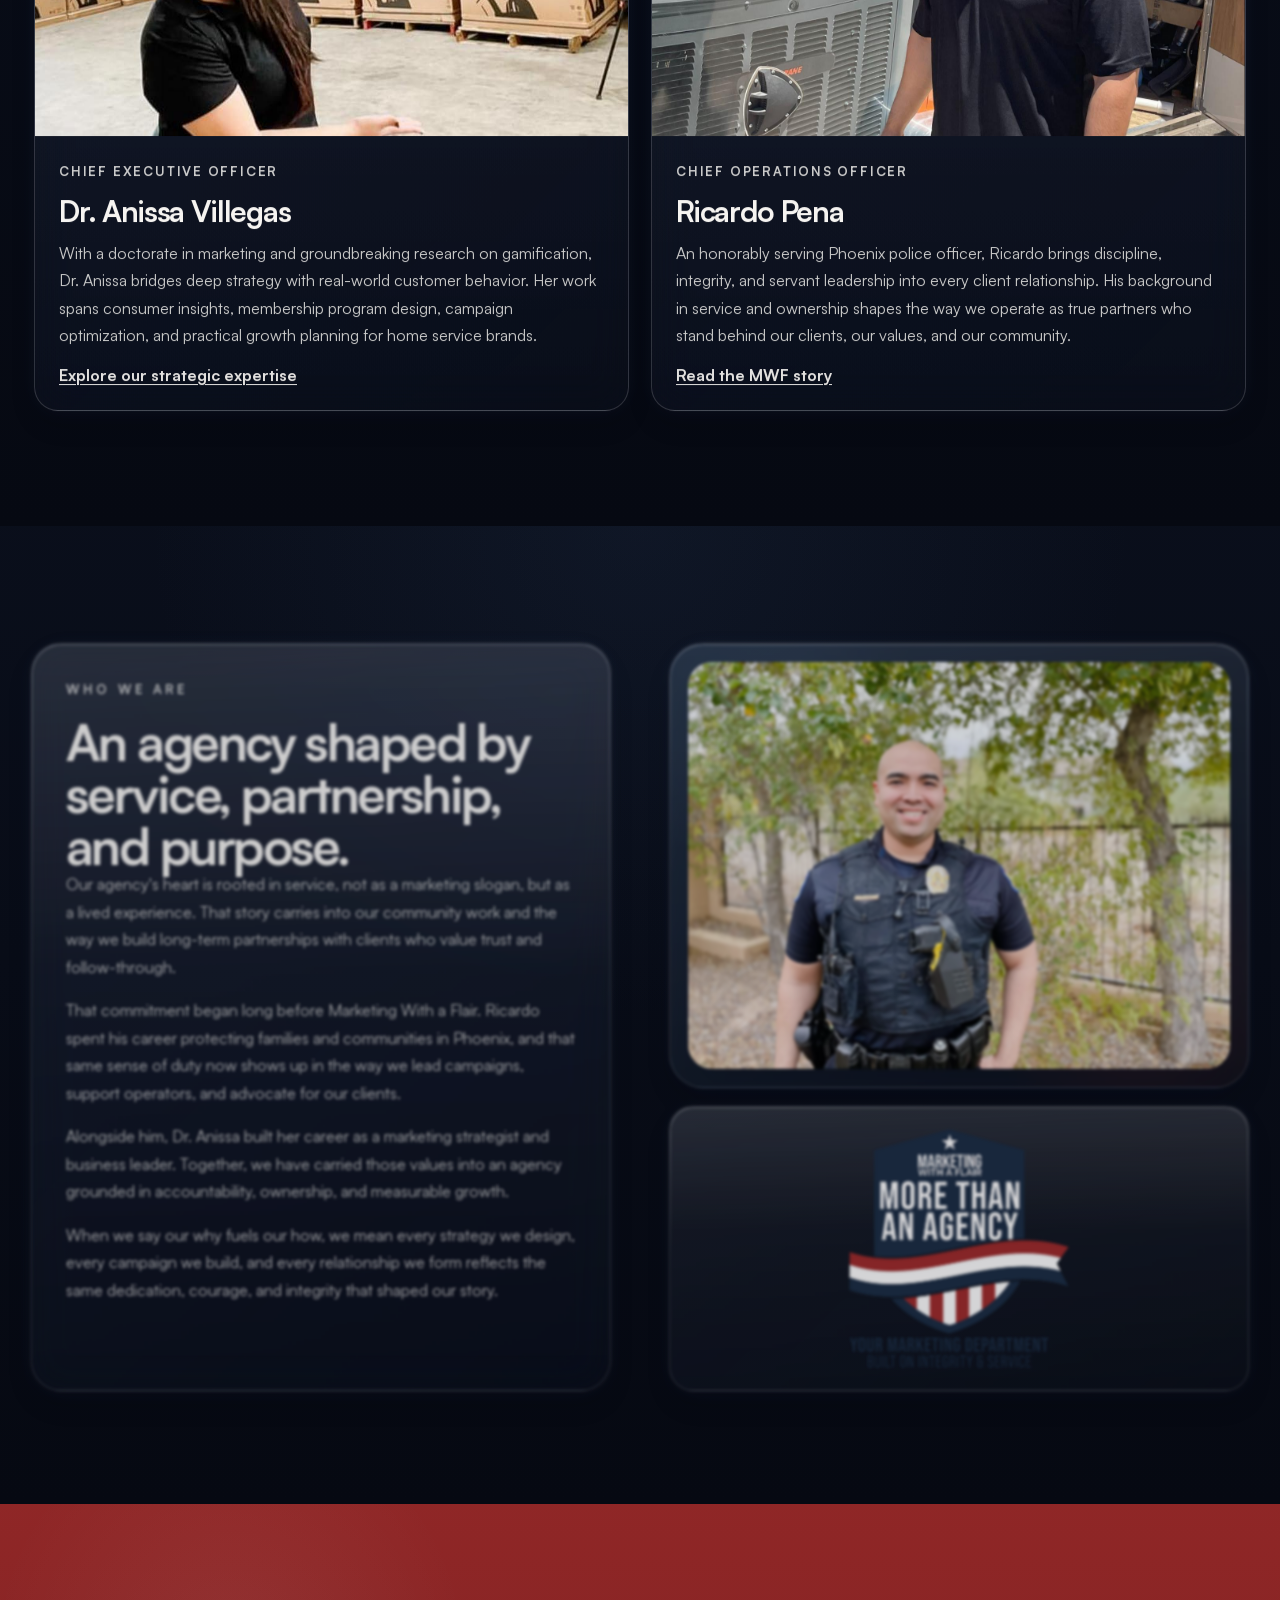
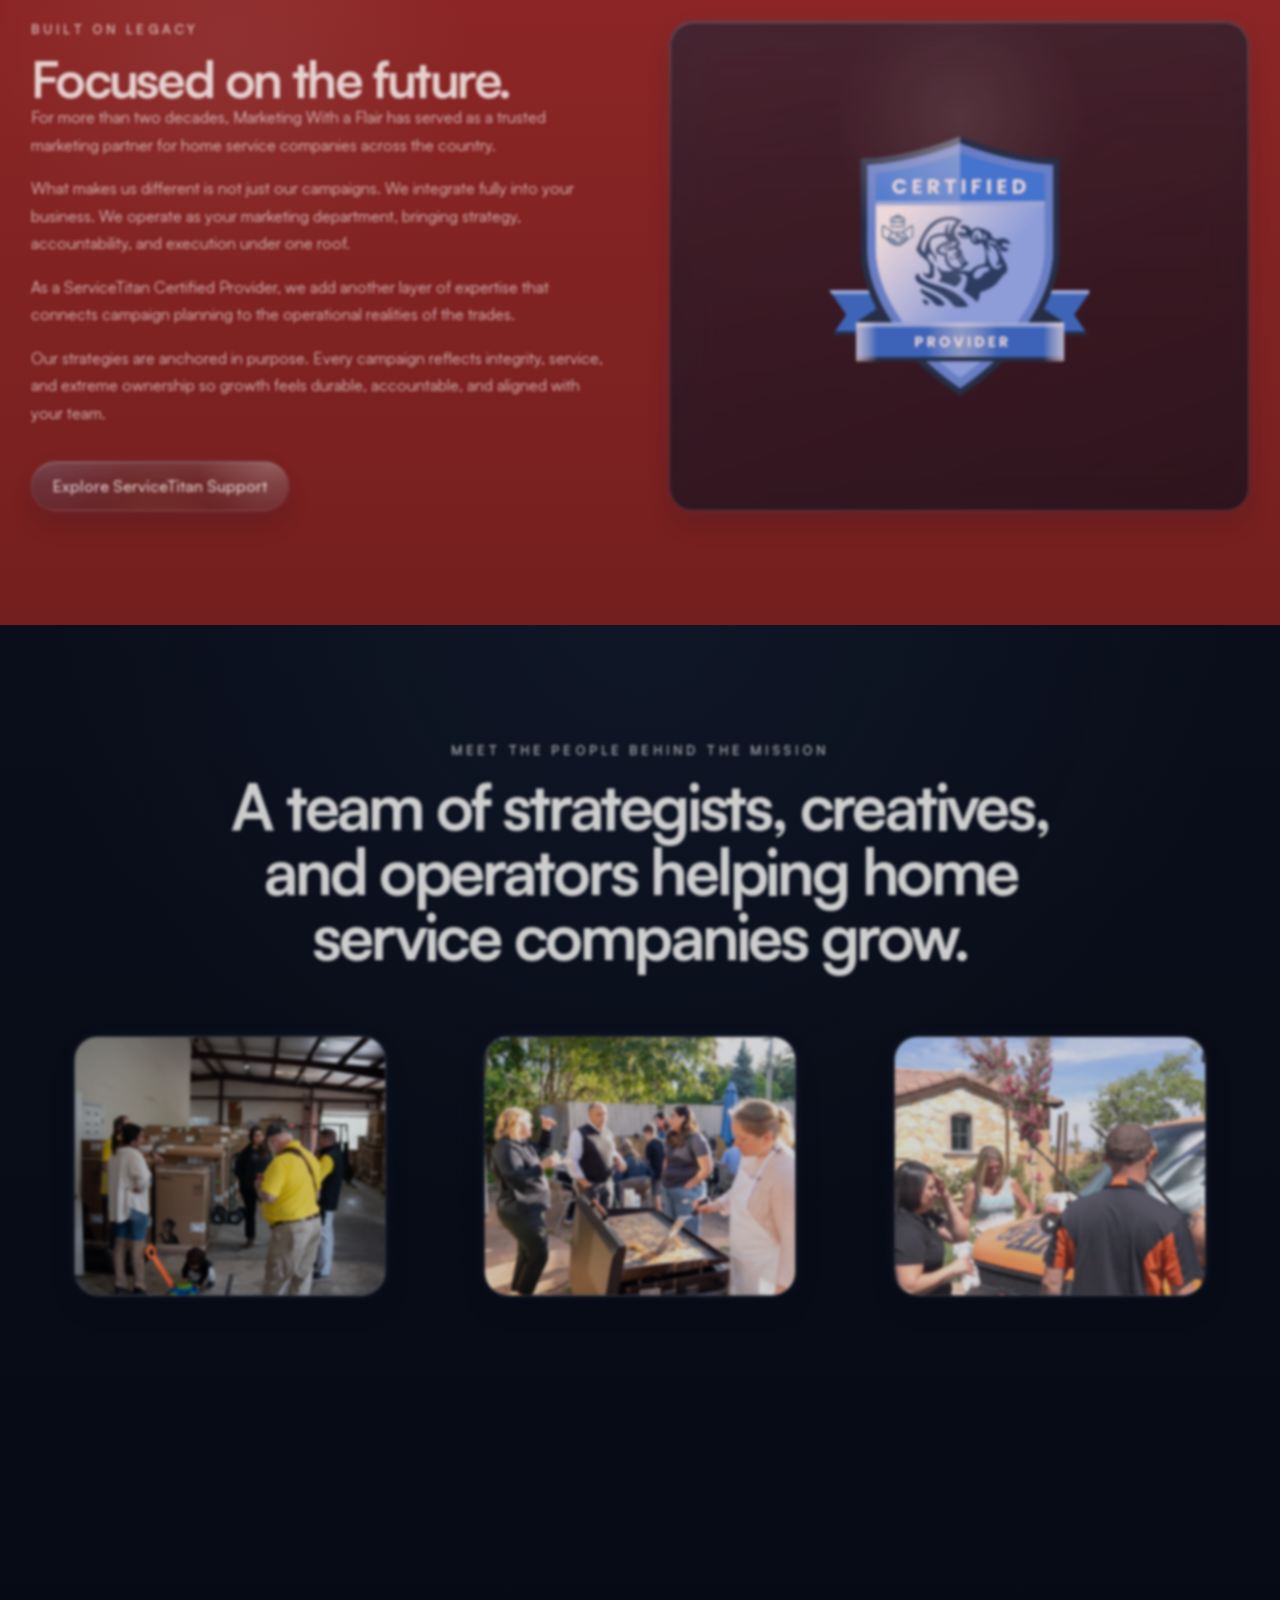
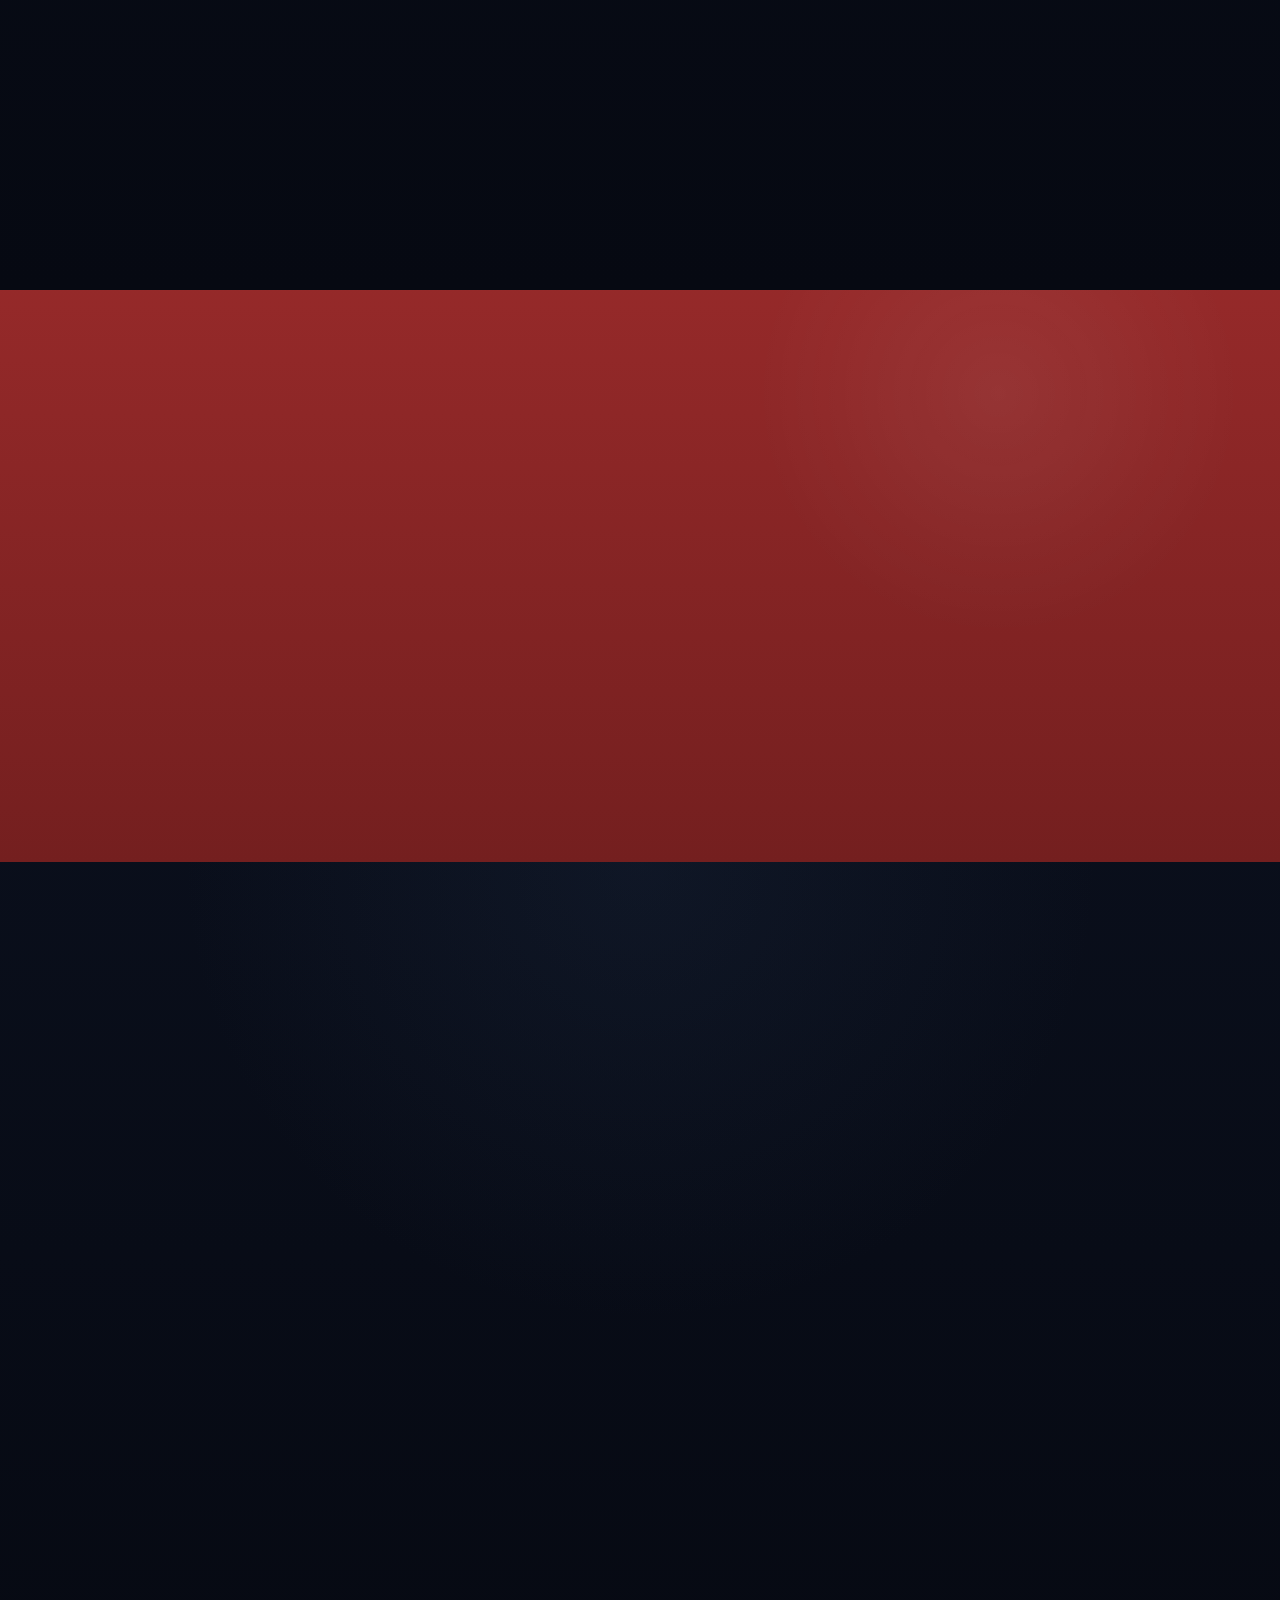
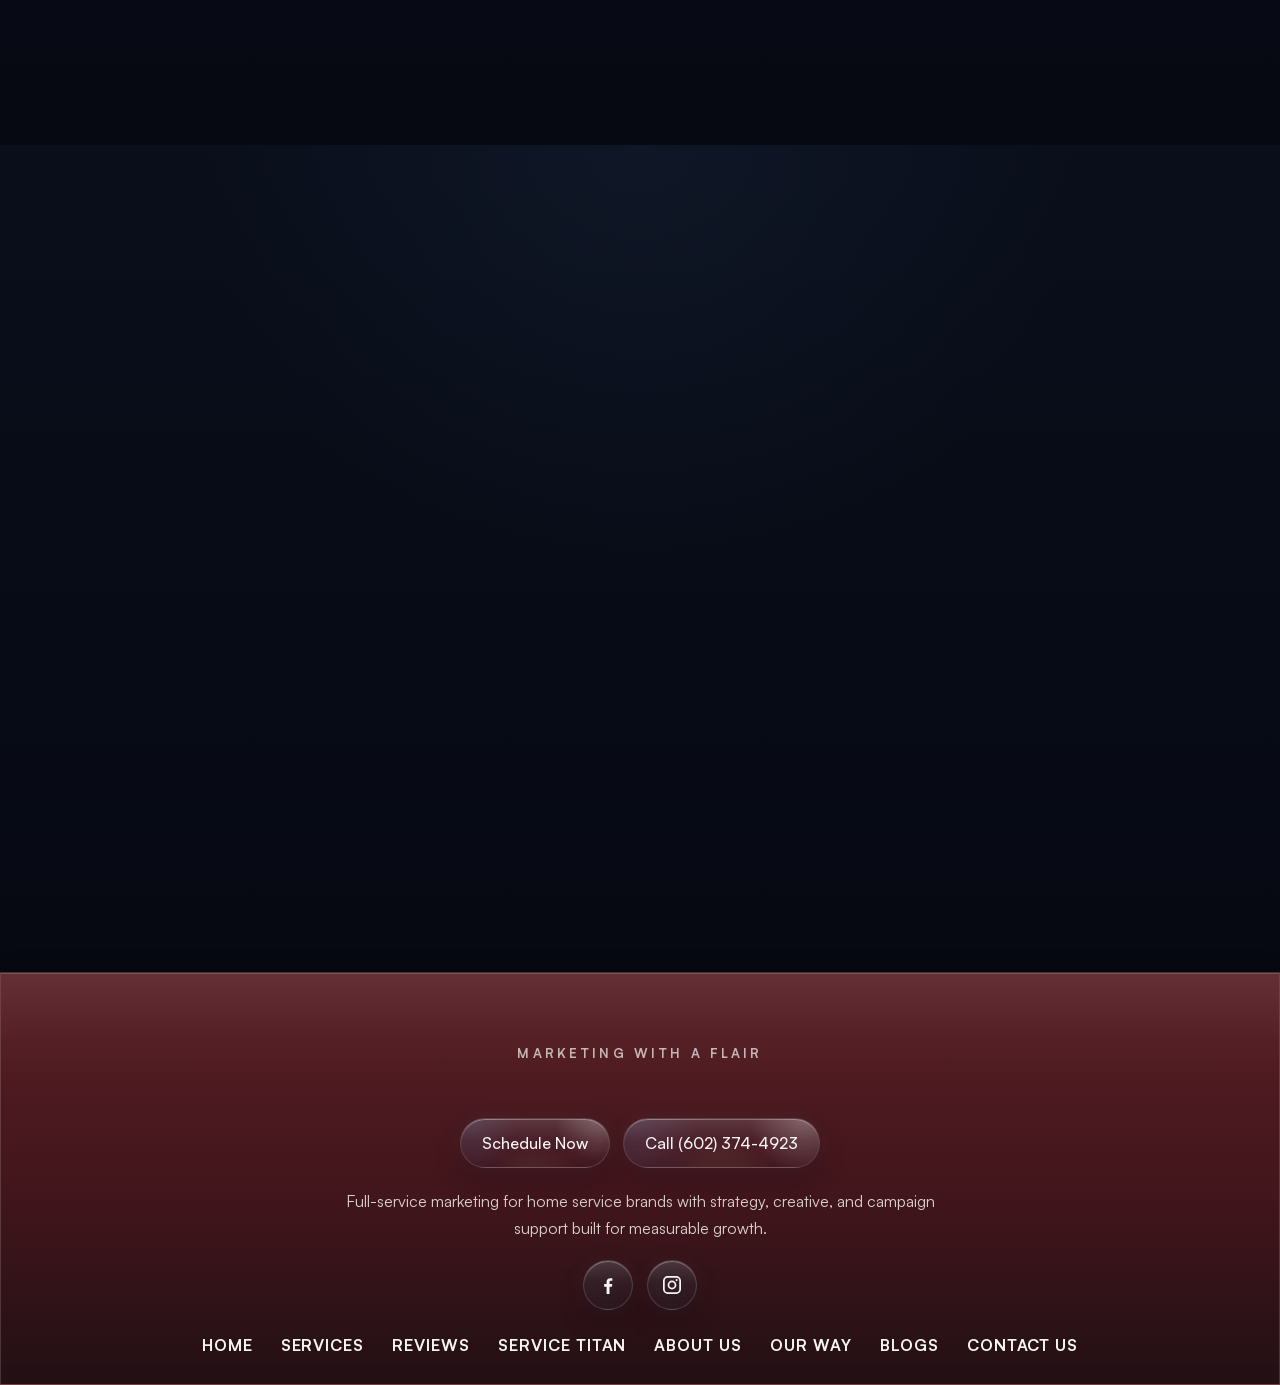
<file: Pages/AboutUs/about-us.html>
<!doctype html>
<html lang="en">
<head>
  <meta charset="utf-8">
  <meta name="viewport" content="width=device-width, initial-scale=1">
  <title>About Us | Marketing With a Flair</title>
  <link rel="stylesheet" href="../../styles.css">
  <link rel="stylesheet" href="./about-us.css">
</head>
<body data-page="about" data-root="../.." data-about-link="./about-us.html" data-service-titan-link="../ServiceTitan/service-titan.html" data-blogs-link="../Blogs/blogs.html" data-contact-link="../Contact/contact.html">
  <div data-mwf-header></div>

  <main class="mwf-page-shell mwf-about-page">
    <section class="mwf-about-hero" id="top" aria-labelledby="mwf-about-hero-title">
      <div class="mwf-about-hero__backdrop" aria-hidden="true">
        <div class="mwf-about-hero__beam"></div>
        <div class="mwf-about-hero__glow"></div>
      </div>

      <div class="mwf-section-shell mwf-about-hero__shell">
        <div class="mwf-about-hero__content" data-page-reveal data-reveal-x="-18" data-reveal-y="12">
          <p class="mwf-section-eyebrow">Built on trust, sharpened by strategy</p>
          <h1 class="mwf-section-title" id="mwf-about-hero-title">More Than an Agency. Meet Your Marketing Department.</h1>
          <div class="mwf-copy-stack">
            <p>With more than 25 years of history, Marketing With a Flair continues to grow stronger. Guided by CEO Dr. Anissa Villegas and COO Ricardo Pena, the agency has evolved with sharper systems, deeper home service insight, and a style of partnership rooted in integrity and service.</p>
            <p>We do not operate like an outside vendor. We step in as a strategic extension of your team, aligning creative, operations, and accountability so every campaign supports real business growth.</p>
          </div>
          <div class="mwf-hero-ionyx__actions mwf-about-hero__actions">
            <div class="mwf-hero-ionyx__button mwf-hero-ionyx__button--primary">
              <a class="wp-block-button__link" href="#leadership">Meet the Leadership Team</a>
            </div>
            <div class="mwf-hero-ionyx__button mwf-hero-ionyx__button--ghost">
              <a class="wp-block-button__link" href="#contact">Build With MWF</a>
            </div>
          </div>
        </div>

        <div class="mwf-about-hero__visual" data-page-reveal data-reveal-x="18" data-reveal-y="12">
          <article class="mwf-glass-panel mwf-about-hero-card">
            <img src="./assets/Terry-techs-Anissa-.webp" alt="Marketing With a Flair leadership on location with a home service client.">
            <div class="mwf-about-hero-card__meta">
              <span class="mwf-contact-row__label">Marketing With a Flair</span>
              <strong>Strategy, creative direction, and home service growth support built around real outcomes.</strong>
            </div>
          </article>
        </div>
      </div>
    </section>

    <section class="mwf-gradient-surface mwf-about-leadership" id="leadership" aria-labelledby="mwf-about-leadership-title">
      <div class="mwf-section-shell mwf-section-shell--stacked">
        <div class="mwf-about-section-intro" data-page-reveal data-reveal-y="12">
          <p class="mwf-section-eyebrow">Who we are</p>
          <h2 class="mwf-section-title" id="mwf-about-leadership-title">Leadership grounded in research, service, and accountability.</h2>
        </div>

        <div class="mwf-about-leadership__grid">
          <article class="mwf-glass-card mwf-about-bio-card" data-page-reveal data-reveal-y="16">
            <div class="mwf-about-bio-card__media">
              <img src="./assets/Anissa-Lennox.jpg" alt="Dr. Anissa Villegas smiling in a warehouse with Lennox equipment.">
            </div>
            <div class="mwf-about-bio-card__body">
              <p class="mwf-contact-row__label">Chief Executive Officer</p>
              <h3>Dr. Anissa Villegas</h3>
              <p>With a doctorate in marketing and groundbreaking research on gamification, Dr. Anissa bridges deep strategy with real-world customer behavior. Her work spans consumer insights, membership program design, campaign optimization, and practical growth planning for home service brands.</p>
              <a class="mwf-about-inline-link" href="#expertise">Explore our strategic expertise</a>
            </div>
          </article>

          <article class="mwf-glass-card mwf-about-bio-card" data-page-reveal data-reveal-y="16">
            <div class="mwf-about-bio-card__media">
              <img src="./assets/image2-1.jpg" alt="Ricardo Pena standing beside an Arizona's Dukes of Air trailer.">
            </div>
            <div class="mwf-about-bio-card__body">
              <p class="mwf-contact-row__label">Chief Operations Officer</p>
              <h3>Ricardo Pena</h3>
              <p>An honorably serving Phoenix police officer, Ricardo brings discipline, integrity, and servant leadership into every client relationship. His background in service and ownership shapes the way we operate as true partners who stand behind our clients, our values, and our community.</p>
              <a class="mwf-about-inline-link" href="#story">Read the MWF story</a>
            </div>
          </article>
        </div>
      </div>
    </section>

    <section class="mwf-gradient-surface mwf-about-story" id="story" aria-labelledby="mwf-about-story-title">
      <div class="mwf-section-shell mwf-about-story__shell">
        <div class="mwf-glass-panel mwf-about-story__panel" data-page-reveal data-reveal-x="-18" data-reveal-y="12">
          <p class="mwf-section-eyebrow">Who we are</p>
          <h2 class="mwf-section-title mwf-section-title--sm" id="mwf-about-story-title">An agency shaped by service, partnership, and purpose.</h2>
          <div class="mwf-copy-stack">
            <p>Our agency's heart is rooted in service, not as a marketing slogan, but as a lived experience. That story carries into our community work and the way we build long-term partnerships with clients who value trust and follow-through.</p>
            <p>That commitment began long before Marketing With a Flair. Ricardo spent his career protecting families and communities in Phoenix, and that same sense of duty now shows up in the way we lead campaigns, support operators, and advocate for our clients.</p>
            <p>Alongside him, Dr. Anissa built her career as a marketing strategist and business leader. Together, we have carried those values into an agency grounded in accountability, ownership, and measurable growth.</p>
            <p>When we say our why fuels our how, we mean every strategy we design, every campaign we build, and every relationship we form reflects the same dedication, courage, and integrity that shaped our story.</p>
          </div>
        </div>

        <div class="mwf-about-story__media" data-page-reveal data-reveal-x="18" data-reveal-y="12">
          <div class="mwf-media-placeholder mwf-about-story-card">
            <img class="mwf-media-placeholder__image" src="./assets/image1-1.jpg" alt="Ricardo Pena in Phoenix police uniform outdoors.">
          </div>
          <div class="mwf-glass-card mwf-about-story__badge">
            <img src="../../assets/images/Landing Page/more-than-an-agency-badge.png" alt="Marketing With a Flair More Than an Agency badge.">
          </div>
        </div>
      </div>
    </section>

    <section class="mwf-about-legacy" aria-labelledby="mwf-about-legacy-title">
      <div class="mwf-section-shell mwf-about-legacy__shell">
        <div class="mwf-about-legacy__content" data-page-reveal data-reveal-x="-18" data-reveal-y="12">
          <p class="mwf-section-eyebrow">Built on legacy</p>
          <h2 class="mwf-section-title mwf-section-title--sm" id="mwf-about-legacy-title">Focused on the future.</h2>
          <div class="mwf-copy-stack">
            <p>For more than two decades, Marketing With a Flair has served as a trusted marketing partner for home service companies across the country.</p>
            <p>What makes us different is not just our campaigns. We integrate fully into your business. We operate as your marketing department, bringing strategy, accountability, and execution under one roof.</p>
            <p>As a ServiceTitan Certified Provider, we add another layer of expertise that connects campaign planning to the operational realities of the trades.</p>
            <p>Our strategies are anchored in purpose. Every campaign reflects integrity, service, and extreme ownership so growth feels durable, accountable, and aligned with your team.</p>
          </div>
          <div class="mwf-hero-ionyx__actions">
            <div class="mwf-hero-ionyx__button mwf-hero-ionyx__button--primary">
              <a class="wp-block-button__link" href="../ServiceTitan/service-titan.html">Explore ServiceTitan Support</a>
            </div>
          </div>
        </div>

        <aside class="mwf-glass-card mwf-about-legacy__badge" data-page-reveal data-reveal-x="18" data-reveal-y="12">
          <img src="./assets/Certified-Provider-Badge-1 (1).webp" alt="Certified Provider badge.">
        </aside>
      </div>
    </section>

    <section class="mwf-gradient-surface mwf-about-gallery" aria-labelledby="mwf-about-gallery-title">
      <div class="mwf-section-shell mwf-section-shell--stacked">
        <div class="mwf-about-section-intro mwf-about-section-intro--center" data-page-reveal data-reveal-y="12">
          <p class="mwf-section-eyebrow">Meet the people behind the mission</p>
          <h2 class="mwf-section-title" id="mwf-about-gallery-title">A team of strategists, creatives, and operators helping home service companies grow.</h2>
        </div>

        <div class="mwf-about-gallery__grid">
          <figure class="mwf-glass-card mwf-about-gallery__item" data-page-reveal data-reveal-y="12">
            <img src="./assets/Terry-Techs-2.webp" alt="Marketing With a Flair team members on location in a neighborhood.">
          </figure>
          <figure class="mwf-glass-card mwf-about-gallery__item" data-page-reveal data-reveal-y="12">
            <img src="./assets/DSC00087 (1).jpg" alt="Marketing With a Flair team in a warehouse visit.">
          </figure>
          <figure class="mwf-glass-card mwf-about-gallery__item" data-page-reveal data-reveal-y="12">
            <img src="./assets/Screen-Shot-2023-10-16-at-2.40.50-PM.webp" alt="Dr. Anissa with a team beside a branded service vehicle.">
          </figure>
          <figure class="mwf-glass-card mwf-about-gallery__item" data-page-reveal data-reveal-y="12">
            <img src="./assets/Screen-Shot-2023-10-16-at-2.41.11-PM.webp" alt="Marketing With a Flair team on a production shoot.">
          </figure>
          <figure class="mwf-glass-card mwf-about-gallery__item" data-page-reveal data-reveal-y="12">
            <img src="./assets/image5.jpg" alt="Community gathering with Marketing With a Flair team members.">
          </figure>
          <figure class="mwf-glass-card mwf-about-gallery__item" data-page-reveal data-reveal-y="12">
            <img src="./assets/Officer-Sean-Stoddard-and-Wife-Rebecca (1).jpg" alt="Community photo with a home service team and supporters.">
          </figure>
        </div>
      </div>
    </section>

    <section class="mwf-about-values" aria-labelledby="mwf-about-values-title">
      <div class="mwf-section-shell mwf-section-shell--stacked mwf-about-values__shell">
        <div class="mwf-about-values__content" data-page-reveal data-reveal-y="12">
          <p class="mwf-section-eyebrow">What defines our why</p>
          <h2 class="mwf-section-title mwf-section-title--sm" id="mwf-about-values-title">More than a vendor. More than an agency. A marketing department built on service, trust, and accountability.</h2>
        </div>
        <div class="mwf-hero-ionyx__actions mwf-landing-actions mwf-landing-actions--center" data-page-reveal data-reveal-y="12">
          <div class="mwf-hero-ionyx__button mwf-hero-ionyx__button--primary">
            <a class="wp-block-button__link" href="#contact">Let's Build Your Marketing Action Plan</a>
          </div>
        </div>
      </div>
    </section>

    <section class="mwf-gradient-surface mwf-about-expertise" id="expertise" aria-labelledby="mwf-about-expertise-title">
      <div class="mwf-section-shell mwf-about-expertise__shell">
        <div class="mwf-media-placeholder mwf-about-expertise__media" data-page-reveal data-reveal-x="-18" data-reveal-y="12">
          <img class="mwf-media-placeholder__image" src="./assets/Screen-Shot-2023-10-16-at-2.41.11-PM.webp" alt="Dr. Anissa Villegas on location during a field shoot.">
        </div>

        <div class="mwf-glass-panel mwf-about-expertise__panel" data-page-reveal data-reveal-x="18" data-reveal-y="12">
          <p class="mwf-section-eyebrow">Expertise that sets us apart</p>
          <h2 class="mwf-section-title mwf-section-title--sm" id="mwf-about-expertise-title">Research-backed strategy for home service growth.</h2>
          <div class="mwf-copy-stack">
            <p>Our CEO, Dr. Anissa Villegas, is a trailblazer in the marketing world. Her published research on gamification transformed a buzzword into a globally recognized strategic framework.</p>
            <p>Today that same research mindset shapes how we help home service companies thrive. From consumer behavior insights to membership program design and campaign optimization, we bring strategies rooted in evidence, not guesswork.</p>
            <p>We do not chase trends for the sake of activity. We build clear systems, stronger offers, and smarter campaigns that can stand up to real business scrutiny.</p>
          </div>
          <div class="mwf-about-expertise__links">
            <a class="mwf-about-inline-link" href="../Services/services.html">Learn more about our services</a>
            <a class="mwf-about-inline-link" href="#contact">Start the conversation</a>
          </div>
        </div>
      </div>
    </section>

    <section class="mwf-gradient-surface mwf-about-contact" id="contact" aria-labelledby="mwf-about-contact-title">
      <div class="mwf-section-shell mwf-about-contact__shell">
        <div class="mwf-glass-panel mwf-about-contact__panel" data-page-reveal data-reveal-x="-18" data-reveal-y="12">
          <p class="mwf-section-eyebrow">Ready when you are</p>
          <h2 class="mwf-section-title mwf-section-title--sm" id="mwf-about-contact-title">Bring in a team that works like your marketing department.</h2>
          <p class="mwf-section-copy">Whether you need sharper strategic planning, stronger home service creative, or a more accountable campaign partner, Marketing With a Flair is ready to step in.</p>

          <div class="mwf-about-contact__rows">
            <a class="mwf-glass-card mwf-contact-row" href="tel:6023744923">
              <span class="mwf-contact-row__label">Phone</span>
              <strong>(602) 374-4923</strong>
            </a>
            <a class="mwf-glass-card mwf-contact-row" href="mailto:MWFServices@Marketingwithaflair.com">
              <span class="mwf-contact-row__label">Email</span>
              <strong>MWFServices@Marketingwithaflair.com</strong>
            </a>
          </div>
        </div>

        <div class="mwf-about-contact__visual" data-page-reveal data-reveal-x="18" data-reveal-y="12">
          <div class="mwf-media-placeholder">
            <img class="mwf-media-placeholder__image" src="./assets/Terry-Techs-2.webp" alt="Marketing With a Flair leadership and team members on location.">
          </div>
        </div>
      </div>
    </section>
  </main>

  <div data-mwf-footer></div>

  <script src="../../assets/js/layout.js"></script>
  <script src="../../assets/js/vendor/gsap.min.js"></script>
  <script src="../../assets/js/vendor/ScrollTrigger.min.js"></script>
  <script src="../../assets/js/scripts.js"></script>
  <script src="../../assets/js/page-reveals.js"></script>
</body>
</html>
</file>
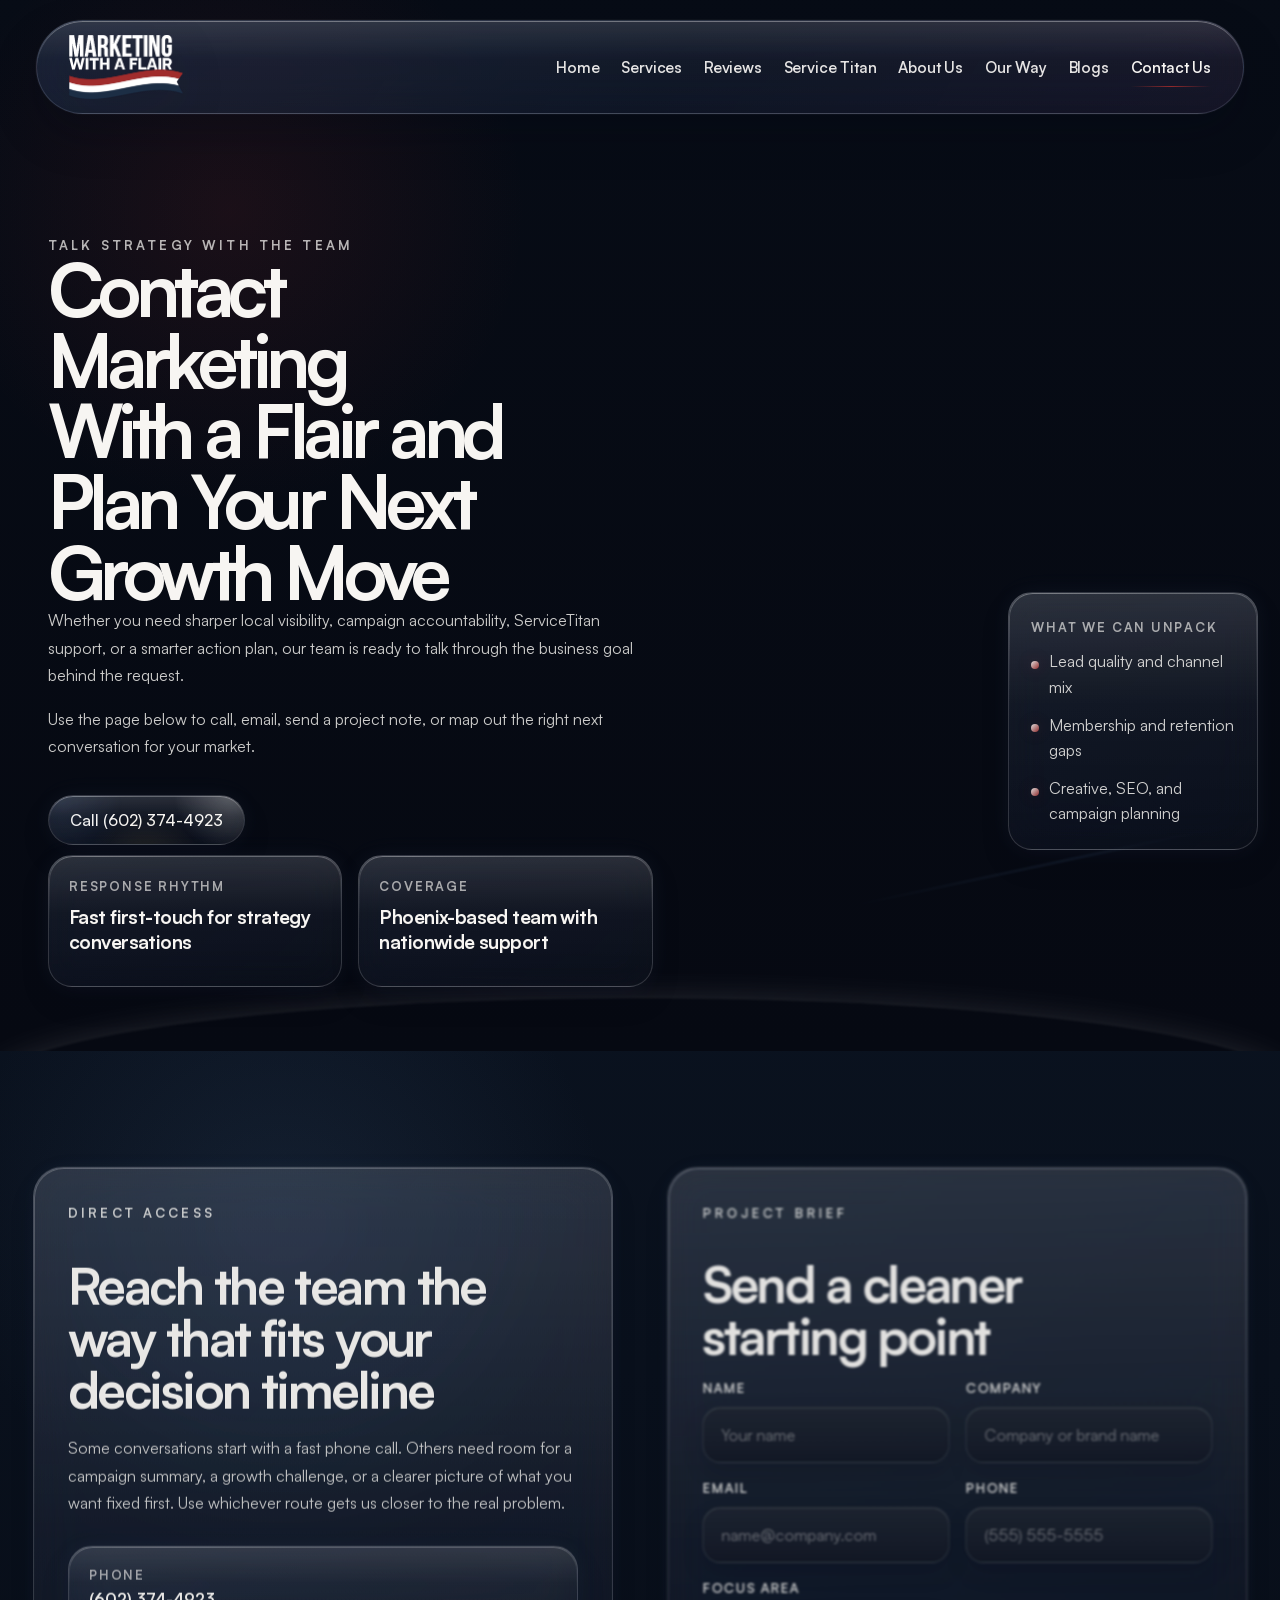
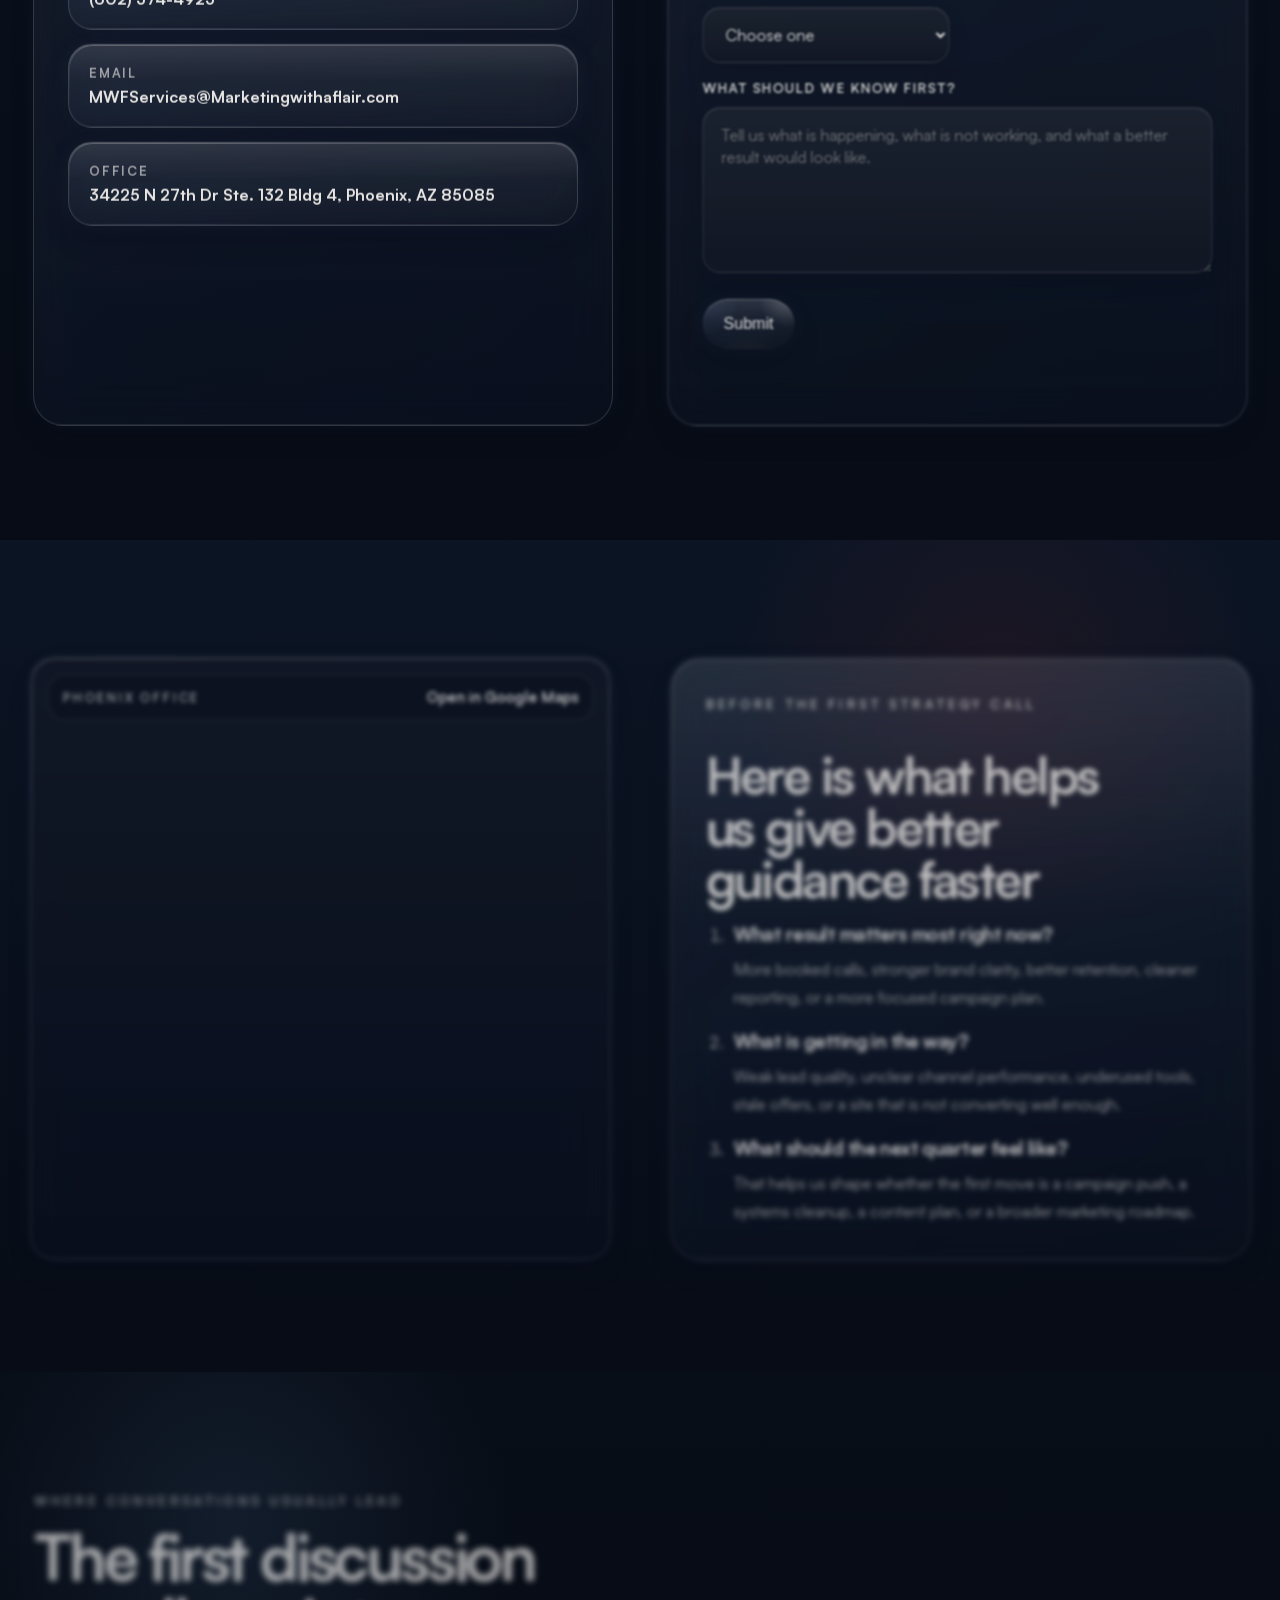
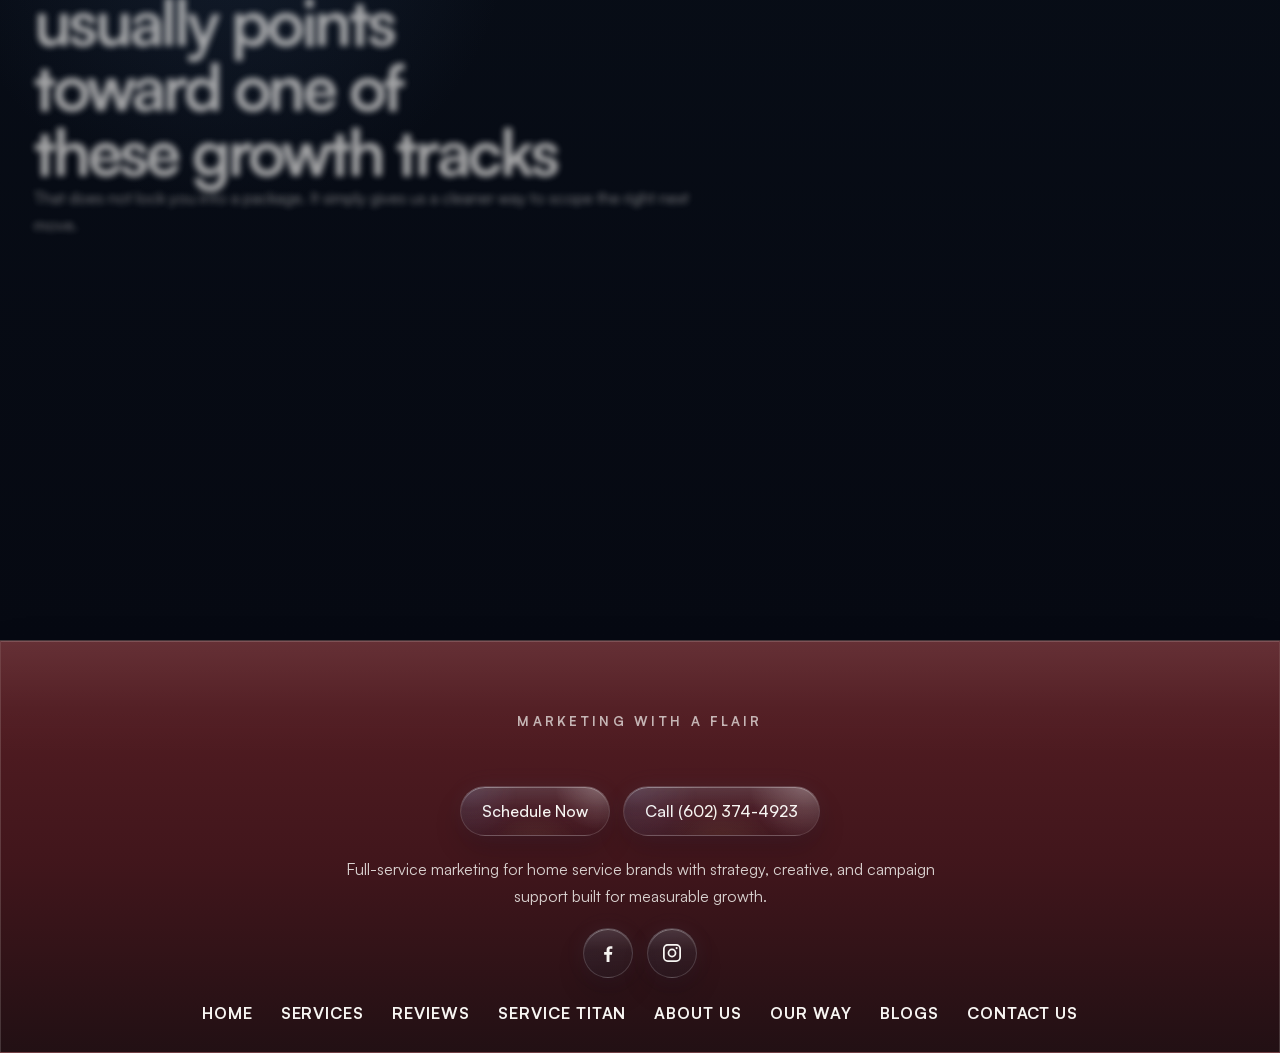
<file: Pages/Contact/contact.html>
<!doctype html>
<html lang="en">
<head>
  <meta charset="utf-8">
  <meta name="viewport" content="width=device-width, initial-scale=1">
  <title>Contact | Marketing With a Flair</title>
  <link rel="stylesheet" href="../../styles.css">
  <link rel="stylesheet" href="./contact.css">
</head>
<body data-page="contact" data-root="../.." data-contact-link="./contact.html" data-blogs-link="../Blogs/blogs.html">
  <div data-mwf-header></div>

  <main class="mwf-page-shell mwf-contact-page">
    <section class="mwf-hero-ionyx mwf-contact-hero" id="top" aria-label="Contact hero">
      <div class="mwf-hero-ionyx__backdrop" aria-hidden="true">
        <div class="mwf-hero-ionyx__beam mwf-hero-ionyx__beam--two"></div>
        <div class="mwf-hero-ionyx__wave mwf-hero-ionyx__wave--bottom"></div>
      </div>

      <div class="mwf-hero-ionyx__inner">
        <div class="mwf-hero-ionyx__content">
          <p class="mwf-section-eyebrow">Talk strategy with the team</p>
          <h1 class="mwf-hero-ionyx__title">Contact Marketing With a Flair and Plan Your Next Growth Move</h1>
          <div class="mwf-copy-stack">
            <p>Whether you need sharper local visibility, campaign accountability, ServiceTitan support, or a smarter action plan, our team is ready to talk through the business goal behind the request.</p>
            <p>Use the page below to call, email, send a project note, or map out the right next conversation for your market.</p>
          </div>

          <div class="mwf-hero-ionyx__actions">
            <div class="mwf-hero-ionyx__button mwf-hero-ionyx__button--primary">
              <a class="wp-block-button__link" href="tel:6023744923">Call (602) 374-4923</a>
            </div>
          </div>

          <div class="mwf-contact-hero__highlights">
            <div class="mwf-glass-card mwf-contact-hero__highlight">
              <span class="mwf-contact-row__label">Response rhythm</span>
              <strong>Fast first-touch for strategy conversations</strong>
            </div>
            <div class="mwf-glass-card mwf-contact-hero__highlight">
              <span class="mwf-contact-row__label">Coverage</span>
              <strong>Phoenix-based team with nationwide support</strong>
            </div>
          </div>
        </div>

        <div class="mwf-hero-ionyx__visual">
          <div class="mwf-contact-hero__visual-stack">
            <div class="mwf-hero-ionyx__orb-shell">
              <canvas
                class="mwf-hero-ionyx__orb-canvas"
                width="680"
                height="680"
                role="img"
                aria-label="Interactive particle orb"
              ></canvas>
            </div>

            <aside class="mwf-glass-card mwf-contact-hero__signal-card" data-page-reveal data-reveal-x="18" data-reveal-y="18">
              <span class="mwf-contact-row__label">What we can unpack</span>
              <ul class="mwf-contact-hero__signal-list">
                <li>Lead quality and channel mix</li>
                <li>Membership and retention gaps</li>
                <li>Creative, SEO, and campaign planning</li>
              </ul>
            </aside>
          </div>
        </div>
      </div>
    </section>

    <section class="mwf-gradient-surface mwf-contact-direct" id="contact-form" aria-labelledby="mwf-contact-direct-title">
      <div class="mwf-section-shell mwf-contact-direct__shell">
        <div class="mwf-glass-panel mwf-contact-direct__panel" data-page-reveal data-reveal-x="-18" data-reveal-y="12">
          <p class="mwf-section-eyebrow">Direct access</p>
          <h2 class="mwf-section-title mwf-section-title--sm" id="mwf-contact-direct-title">Reach the team the way that fits your decision timeline</h2>
          <div class="mwf-copy-stack">
            <p>Some conversations start with a fast phone call. Others need room for a campaign summary, a growth challenge, or a clearer picture of what you want fixed first. Use whichever route gets us closer to the real problem.</p>
          </div>

          <div class="mwf-contact-direct__rows">
            <a class="mwf-glass-card mwf-contact-row" href="tel:6023744923">
              <span class="mwf-contact-row__label">Phone</span>
              <strong>(602) 374-4923</strong>
            </a>
            <a class="mwf-glass-card mwf-contact-row" href="mailto:MWFServices@Marketingwithaflair.com">
              <span class="mwf-contact-row__label">Email</span>
              <strong>MWFServices@Marketingwithaflair.com</strong>
            </a>
            <a class="mwf-glass-card mwf-contact-row" href="https://www.google.com/maps/search/?api=1&amp;query=34225+N+27th+Dr+Ste.+132+Bldg+4,+Phoenix,+AZ+85085" target="_blank" rel="noreferrer">
              <span class="mwf-contact-row__label">Office</span>
              <strong>34225 N 27th Dr Ste. 132 Bldg 4, Phoenix, AZ 85085</strong>
            </a>
          </div>
        </div>

        <div class="mwf-glass-panel mwf-contact-form-panel" data-page-reveal data-reveal-x="18" data-reveal-y="12">
          <p class="mwf-section-eyebrow">Project brief</p>
          <h2 class="mwf-section-title mwf-section-title--sm">Send a cleaner starting point</h2>

          <form class="mwf-contact-form" data-contact-form>
            <label>
              <span>Name</span>
              <input type="text" name="name" autocomplete="name" placeholder="Your name" required>
            </label>
            <label>
              <span>Company</span>
              <input type="text" name="company" autocomplete="organization" placeholder="Company or brand name">
            </label>
            <label>
              <span>Email</span>
              <input type="email" name="email" autocomplete="email" placeholder="name@company.com" required>
            </label>
            <label>
              <span>Phone</span>
              <input type="tel" name="phone" autocomplete="tel" placeholder="(555) 555-5555">
            </label>
            <label>
              <span>Focus area</span>
              <select name="focus" required>
                <option value="">Choose one</option>
                <option value="Lead generation">Lead generation</option>
                <option value="SEO and website">SEO and website</option>
                <option value="ServiceTitan support">ServiceTitan support</option>
                <option value="Membership and retention">Membership and retention</option>
                <option value="Creative and brand">Creative and brand</option>
              </select>
            </label>
            <label class="mwf-contact-form__message">
              <span>What should we know first?</span>
              <textarea name="message" rows="6" placeholder="Tell us what is happening, what is not working, and what a better result would look like." required></textarea>
            </label>

            <div class="mwf-hero-ionyx__actions mwf-contact-form__actions">
              <div class="mwf-hero-ionyx__button mwf-hero-ionyx__button--primary">
                <button class="wp-block-button__link" type="submit">Submit</button>
              </div>
            </div>

            <p class="mwf-contact-form__status" data-contact-status aria-live="polite"></p>
          </form>
        </div>
      </div>
    </section>

    <section class="mwf-gradient-surface mwf-contact-presence" aria-labelledby="mwf-contact-presence-title">
      <div class="mwf-section-shell mwf-contact-presence__shell">
        <div class="mwf-glass-card mwf-map-placeholder" data-page-reveal data-reveal-x="-18" data-reveal-y="12">
          <div class="mwf-map-placeholder__meta">
            <span class="mwf-contact-row__label">Phoenix Office</span>
            <a href="https://www.google.com/maps/search/?api=1&amp;query=34225+N+27th+Dr+Ste.+132+Bldg+4,+Phoenix,+AZ+85085" target="_blank" rel="noreferrer">Open in Google Maps</a>
          </div>
          <iframe
            class="mwf-map-placeholder__frame"
            title="Google map showing the Marketing With a Flair Phoenix office"
            src="https://www.google.com/maps?q=34225%20N%2027th%20Dr%20Ste.%20132%20Bldg%204%2C%20Phoenix%2C%20AZ%2085085&amp;z=14&amp;output=embed"
            loading="lazy"
            referrerpolicy="no-referrer-when-downgrade"
          ></iframe>
        </div>

        <div class="mwf-glass-panel mwf-contact-presence__panel" data-page-reveal data-reveal-x="18" data-reveal-y="12">
          <p class="mwf-section-eyebrow">Before the first strategy call</p>
          <h2 class="mwf-section-title mwf-section-title--sm" id="mwf-contact-presence-title">Here is what helps us give better guidance faster</h2>
          <ol class="mwf-contact-presence__steps">
            <li>
              <strong>What result matters most right now?</strong>
              <p>More booked calls, stronger brand clarity, better retention, cleaner reporting, or a more focused campaign plan.</p>
            </li>
            <li>
              <strong>What is getting in the way?</strong>
              <p>Weak lead quality, unclear channel performance, underused tools, stale offers, or a site that is not converting well enough.</p>
            </li>
            <li>
              <strong>What should the next quarter feel like?</strong>
              <p>That helps us shape whether the first move is a campaign push, a systems cleanup, a content plan, or a broader marketing roadmap.</p>
            </li>
          </ol>
        </div>
      </div>
    </section>

    <section class="mwf-gradient-surface mwf-contact-support" aria-labelledby="mwf-contact-support-title">
      <div class="mwf-section-shell mwf-section-shell--stacked">
        <div class="mwf-contact-support__intro" data-page-reveal data-reveal-y="14">
          <p class="mwf-section-eyebrow">Where conversations usually lead</p>
          <h2 class="mwf-section-title" id="mwf-contact-support-title">The first discussion usually points toward one of these growth tracks</h2>
          <p class="mwf-section-copy">That does not lock you into a package. It simply gives us a cleaner way to scope the right next move.</p>
        </div>

        <div class="mwf-contact-support__grid">
          <article class="mwf-glass-card mwf-contact-support__card" data-page-reveal data-reveal-y="16">
            <span class="mwf-contact-row__label">Growth planning</span>
            <h3>Marketing Action Plan</h3>
            <p>Best when you need a clearer market roadmap, tighter priorities, and stronger alignment between strategy and operational reality.</p>
          </article>
          <article class="mwf-glass-card mwf-contact-support__card" data-page-reveal data-reveal-y="16">
            <span class="mwf-contact-row__label">Visibility cleanup</span>
            <h3>SEO and Website Direction</h3>
            <p>Best when search demand exists but the site structure, service pages, or conversion flow are not carrying enough of the load.</p>
          </article>
          <article class="mwf-glass-card mwf-contact-support__card" data-page-reveal data-reveal-y="16">
            <span class="mwf-contact-row__label">Platform support</span>
            <h3>ServiceTitan Campaign Alignment</h3>
            <p>Best when audience segmentation, campaign tracking, and operational reporting need to work as one cleaner system.</p>
          </article>
        </div>
      </div>
    </section>
  </main>

  <div data-mwf-footer></div>

  <script src="../../assets/js/layout.js"></script>
  <script src="../../assets/js/vendor/gsap.min.js"></script>
  <script src="../../assets/js/vendor/ScrollTrigger.min.js"></script>
  <script src="../../assets/js/scripts.js"></script>
  <script src="../../assets/js/page-reveals.js"></script>
  <script src="./contact.js"></script>
</body>
</html>
</file>
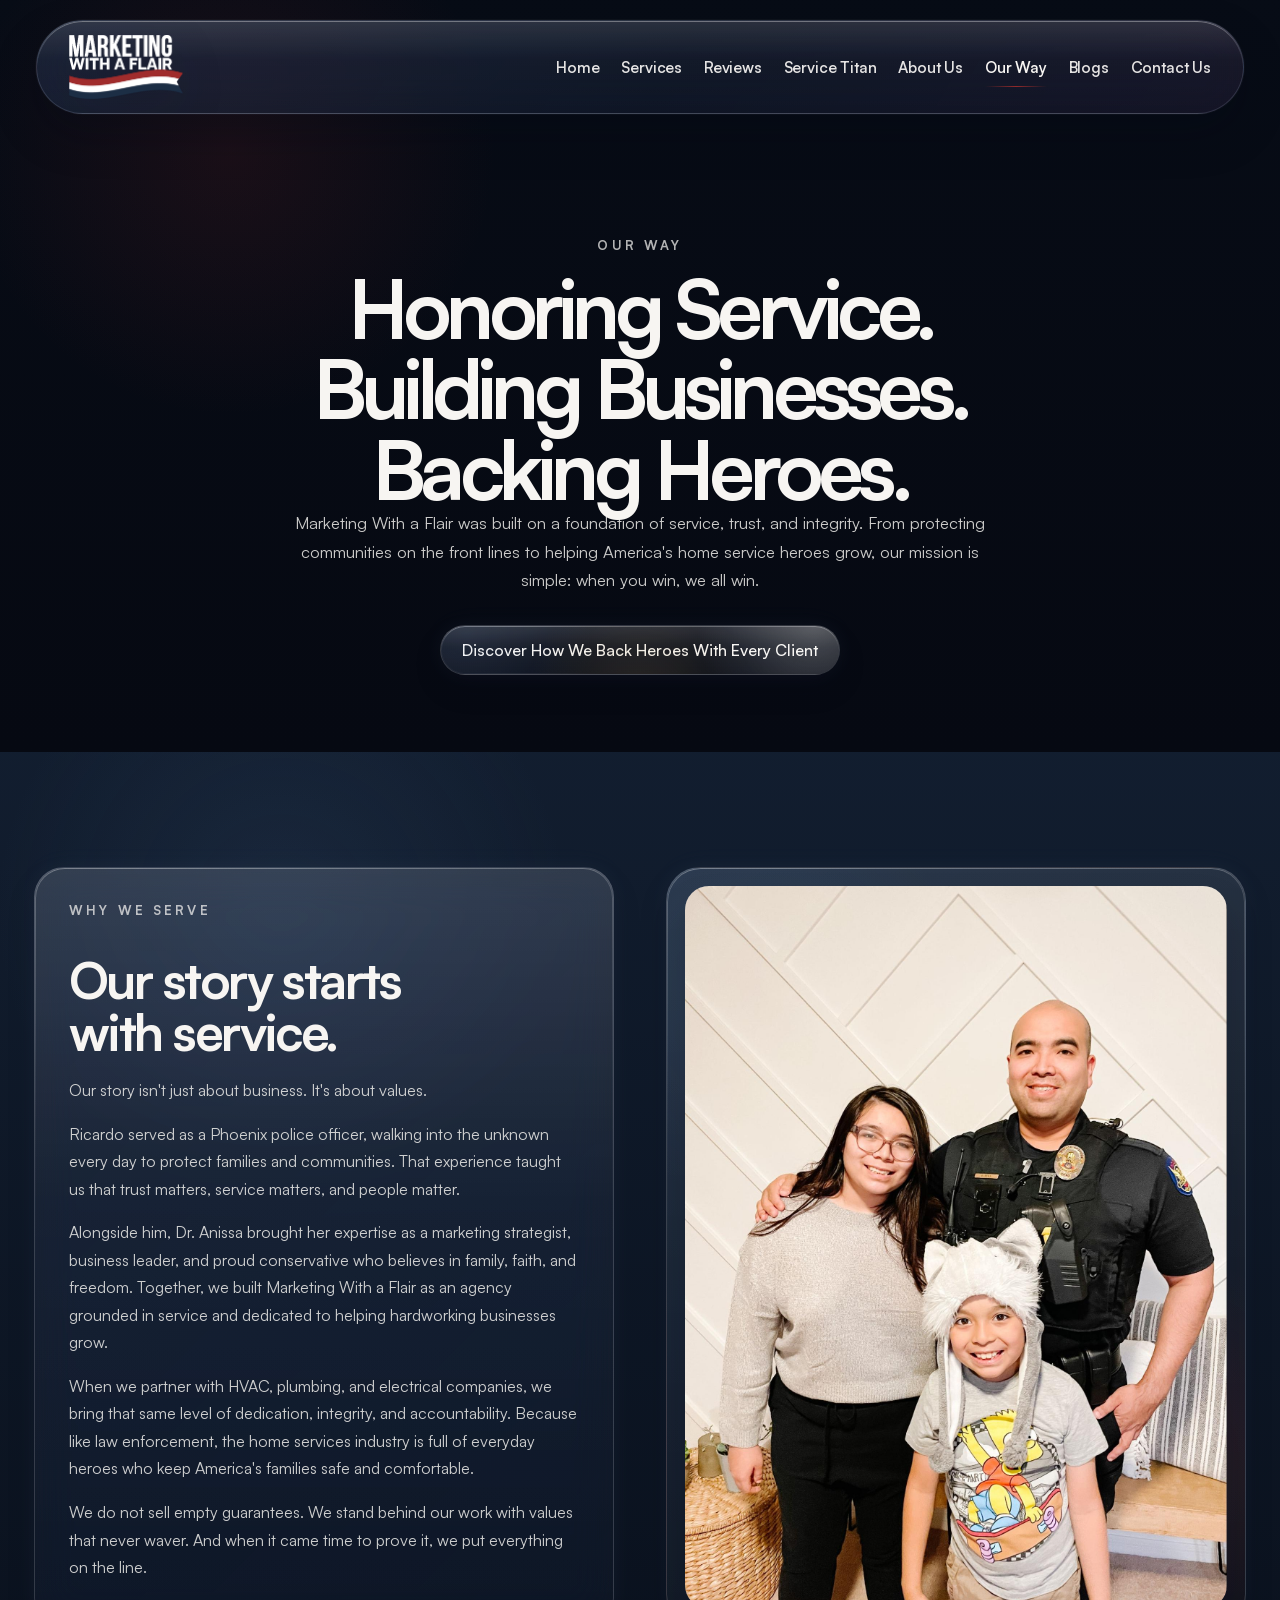
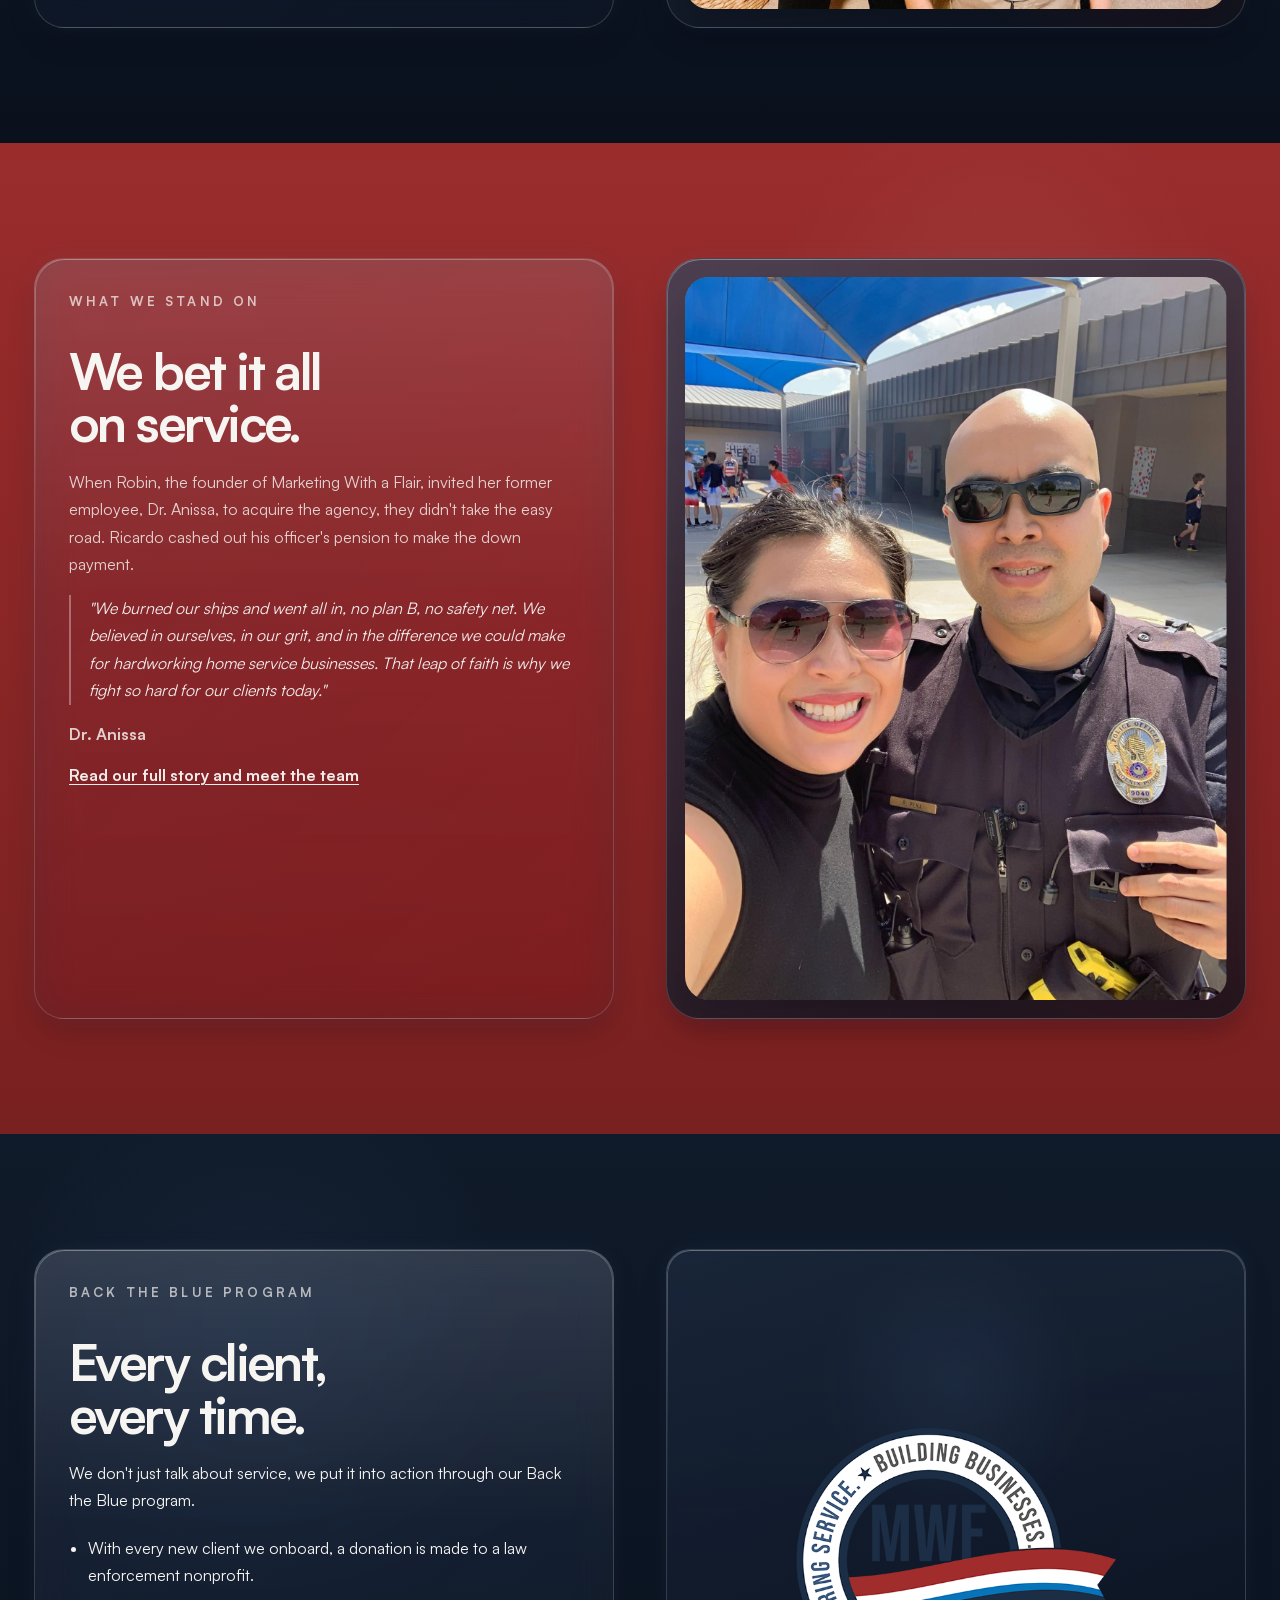
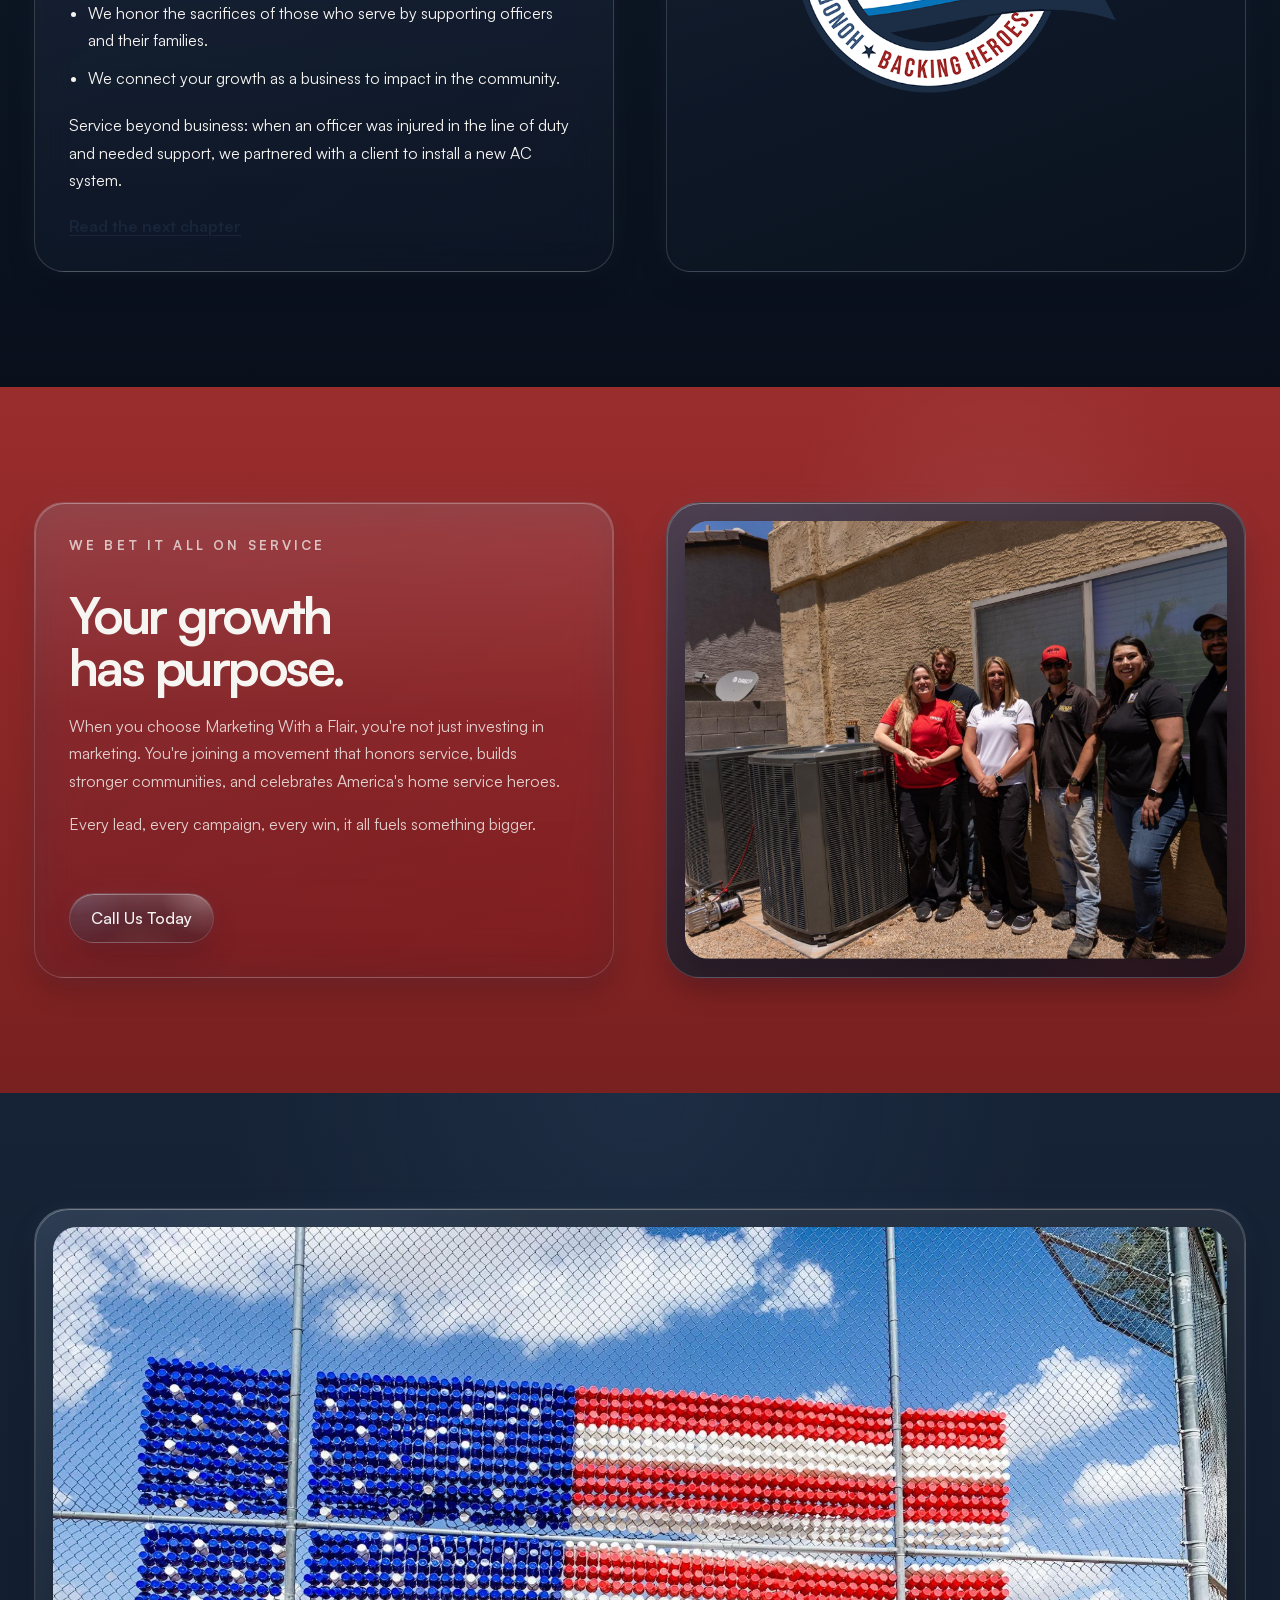
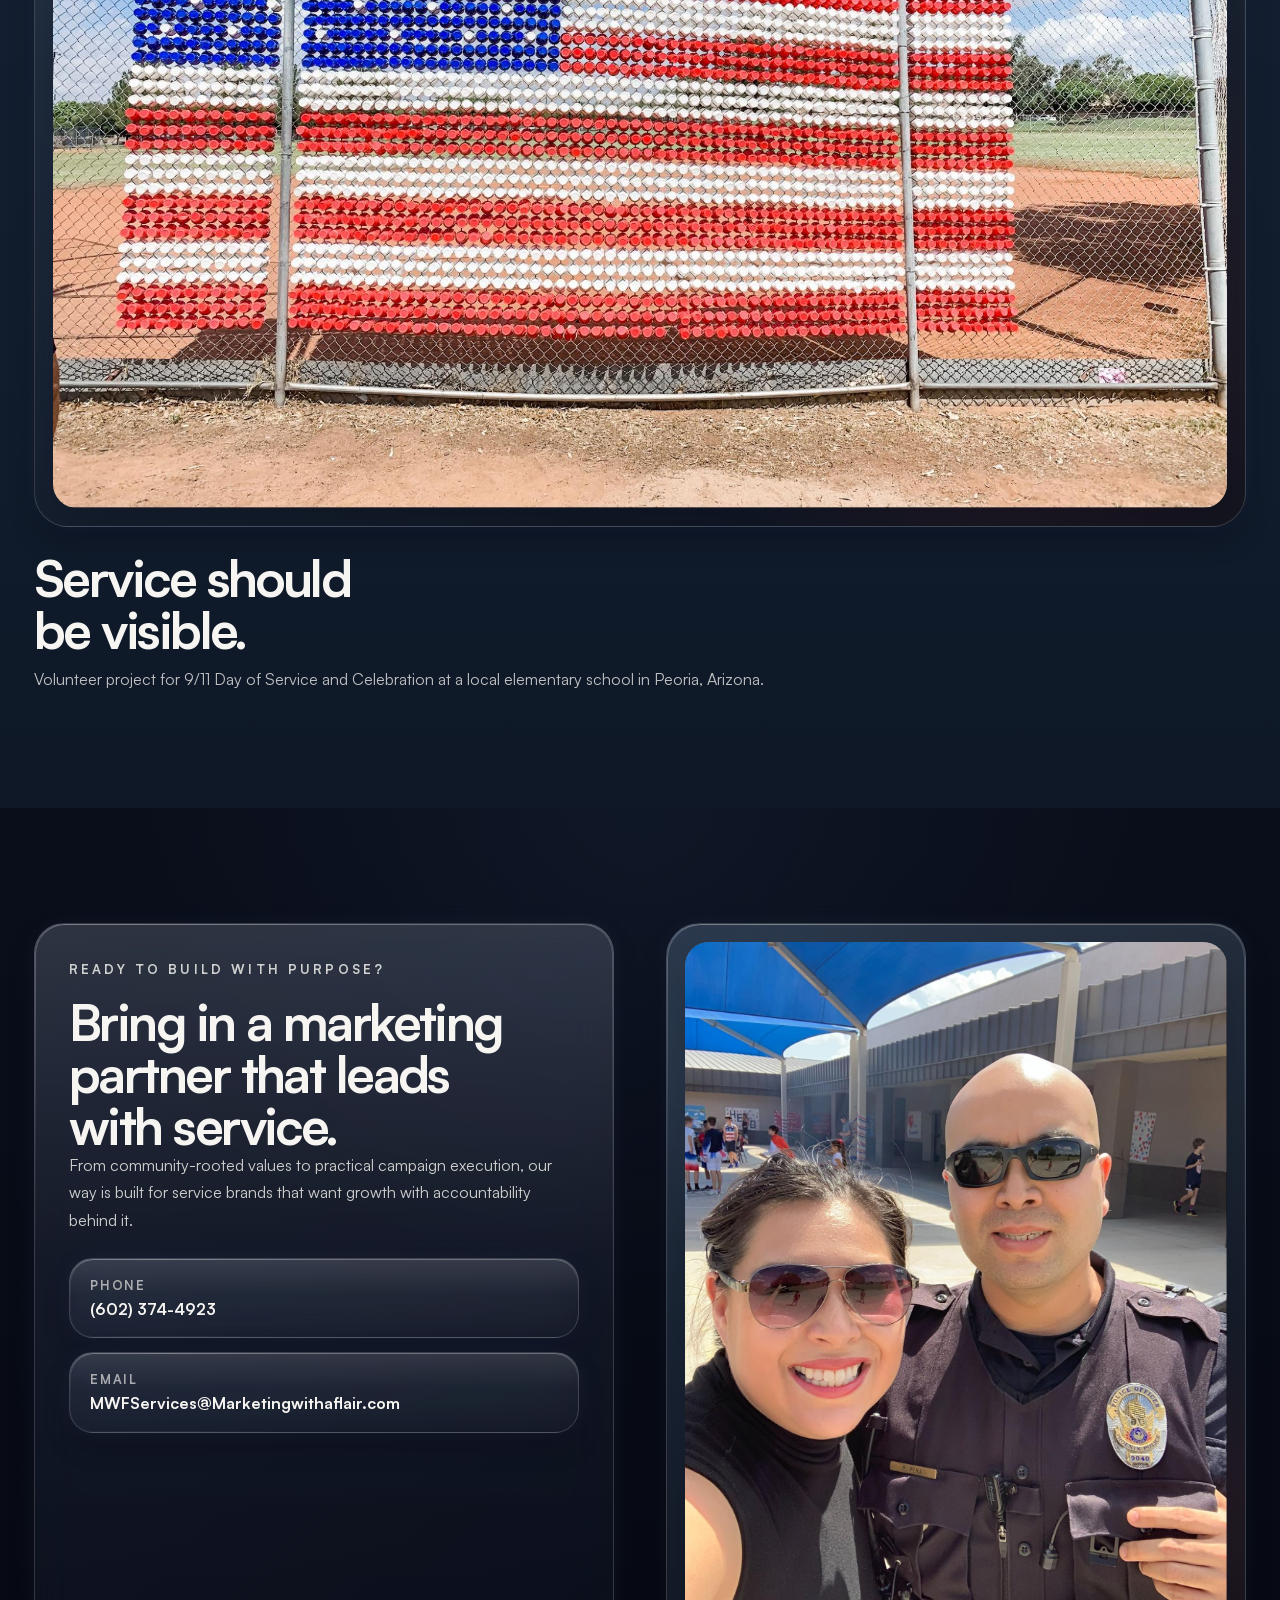
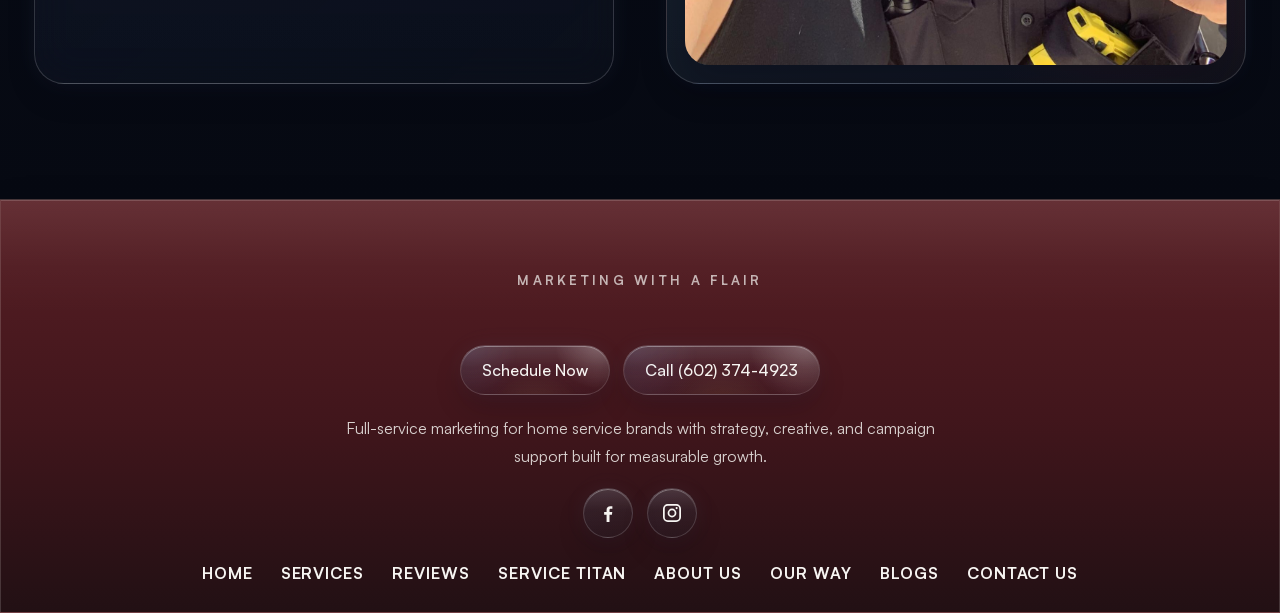
<file: Pages/OurWay/our-way.html>
<!doctype html>
<html lang="en">
<head>
  <meta charset="utf-8">
  <meta name="viewport" content="width=device-width, initial-scale=1">
  <title>Our Way | Marketing With a Flair</title>
  <link rel="stylesheet" href="../../styles.css">
  <link rel="stylesheet" href="./our-way.css">
</head>
<body data-page="work" data-root="../.." data-work-link="./our-way.html" data-about-link="../AboutUs/about-us.html" data-service-titan-link="../ServiceTitan/service-titan.html" data-blogs-link="../Blogs/blogs.html" data-contact-link="../Contact/contact.html">
  <div data-mwf-header></div>

  <main class="mwf-page-shell mwf-our-way-page">
    <section class="mwf-our-way-hero" id="top" aria-labelledby="mwf-our-way-hero-title">
      <div class="mwf-section-shell mwf-our-way-hero__shell">
        <div class="mwf-our-way-hero__content" data-page-reveal data-reveal-x="-18" data-reveal-y="12">
          <p class="mwf-section-eyebrow">Our way</p>
          <h1 class="mwf-section-title" id="mwf-our-way-hero-title">Honoring Service. Building Businesses. Backing Heroes.</h1>
          <div class="mwf-copy-stack">
            <p>Marketing With a Flair was built on a foundation of service, trust, and integrity. From protecting communities on the front lines to helping America's home service heroes grow, our mission is simple: when you win, we all win.</p>
          </div>
          <div class="mwf-hero-ionyx__actions mwf-our-way-hero__actions">
            <div class="mwf-hero-ionyx__button mwf-hero-ionyx__button--primary">
              <a class="wp-block-button__link" href="#back-the-blue">Discover How We Back Heroes With Every Client</a>
            </div>
          </div>
        </div>
      </div>
    </section>

    <section class="mwf-gradient-surface mwf-our-way-story" id="story" aria-labelledby="mwf-our-way-story-title">
      <div class="mwf-section-shell mwf-our-way-story__shell">
        <div class="mwf-our-way-story__content" data-page-reveal data-reveal-x="-18" data-reveal-y="12">
          <p class="mwf-section-eyebrow">Why we serve</p>
          <h2 class="mwf-section-title mwf-section-title--sm" id="mwf-our-way-story-title">Our story starts with service.</h2>
          <div class="mwf-copy-stack">
            <p>Our story isn't just about business. It's about values.</p>
            <p>Ricardo served as a Phoenix police officer, walking into the unknown every day to protect families and communities. That experience taught us that trust matters, service matters, and people matter.</p>
            <p>Alongside him, Dr. Anissa brought her expertise as a marketing strategist, business leader, and proud conservative who believes in family, faith, and freedom. Together, we built Marketing With a Flair as an agency grounded in service and dedicated to helping hardworking businesses grow.</p>
            <p>When we partner with HVAC, plumbing, and electrical companies, we bring that same level of dedication, integrity, and accountability. Because like law enforcement, the home services industry is full of everyday heroes who keep America's families safe and comfortable.</p>
            <p>We do not sell empty guarantees. We stand behind our work with values that never waver. And when it came time to prove it, we put everything on the line.</p>
          </div>
        </div>

        <div class="mwf-our-way-story__visual" data-page-reveal data-reveal-x="18" data-reveal-y="12">
          <div class="mwf-media-placeholder mwf-our-way-media-card">
            <img class="mwf-media-placeholder__image" src="./assets/image6.jpg" alt="Ricardo Pena with his family.">
          </div>
        </div>
      </div>
    </section>

    <section class="mwf-our-way-sacrifice" aria-labelledby="mwf-our-way-sacrifice-title">
      <div class="mwf-section-shell mwf-our-way-sacrifice__shell">
        <div class="mwf-our-way-sacrifice__content" data-page-reveal data-reveal-x="-18" data-reveal-y="12">
          <p class="mwf-section-eyebrow">What we stand on</p>
          <h2 class="mwf-section-title mwf-section-title--sm" id="mwf-our-way-sacrifice-title">We bet it all on service.</h2>
          <div class="mwf-copy-stack">
            <p>When Robin, the founder of Marketing With a Flair, invited her former employee, Dr. Anissa, to acquire the agency, they didn't take the easy road. Ricardo cashed out his officer's pension to make the down payment.</p>
            <blockquote class="mwf-our-way-quote">
              "We burned our ships and went all in, no plan B, no safety net. We believed in ourselves, in our grit, and in the difference we could make for hardworking home service businesses. That leap of faith is why we fight so hard for our clients today."
            </blockquote>
            <p class="mwf-our-way-quote__attribution">Dr. Anissa</p>
            <a class="mwf-our-way-inline-link" href="#contact">Read our full story and meet the team</a>
          </div>
        </div>

        <div class="mwf-our-way-sacrifice__visual" data-page-reveal data-reveal-x="18" data-reveal-y="12">
          <div class="mwf-media-placeholder mwf-our-way-media-card">
            <img class="mwf-media-placeholder__image" src="./assets/image2.jpg" alt="Dr. Anissa and Ricardo Pena together outdoors.">
          </div>
        </div>
      </div>
    </section>

    <section class="mwf-our-way-program" id="back-the-blue" aria-labelledby="mwf-our-way-program-title">
      <div class="mwf-section-shell mwf-our-way-program__shell">
        <div class="mwf-our-way-program__content" data-page-reveal data-reveal-x="-18" data-reveal-y="12">
          <p class="mwf-section-eyebrow">Back the Blue program</p>
          <h2 class="mwf-section-title mwf-section-title--sm" id="mwf-our-way-program-title">Every client, every time.</h2>
          <div class="mwf-copy-stack">
            <p>We don't just talk about service, we put it into action through our Back the Blue program.</p>
          </div>
          <ul class="mwf-our-way-list">
            <li>With every new client we onboard, a donation is made to a law enforcement nonprofit.</li>
            <li>We honor the sacrifices of those who serve by supporting officers and their families.</li>
            <li>We connect your growth as a business to impact in the community.</li>
          </ul>
          <div class="mwf-copy-stack">
            <p>Service beyond business: when an officer was injured in the line of duty and needed support, we partnered with a client to install a new AC system.</p>
          </div>
          <a class="mwf-our-way-inline-link" href="#purpose">Read the next chapter</a>
        </div>

        <div class="mwf-our-way-program__visual" data-page-reveal data-reveal-x="18" data-reveal-y="12">
          <div class="mwf-glass-card mwf-our-way-logo-card">
            <img src="./assets/MWF_home_service_logo_values.png" alt="Marketing With a Flair Honoring Service Building Businesses Backing Heroes badge.">
          </div>
        </div>
      </div>
    </section>

    <section class="mwf-our-way-purpose" id="purpose" aria-labelledby="mwf-our-way-purpose-title">
      <div class="mwf-section-shell mwf-our-way-purpose__shell">
        <div class="mwf-our-way-purpose__content" data-page-reveal data-reveal-x="-18" data-reveal-y="12">
          <p class="mwf-section-eyebrow">We bet it all on service</p>
          <h2 class="mwf-section-title mwf-section-title--sm" id="mwf-our-way-purpose-title">Your growth has purpose.</h2>
          <div class="mwf-copy-stack">
            <p>When you choose Marketing With a Flair, you're not just investing in marketing. You're joining a movement that honors service, builds stronger communities, and celebrates America's home service heroes.</p>
            <p>Every lead, every campaign, every win, it all fuels something bigger.</p>
          </div>
          <div class="mwf-hero-ionyx__actions">
            <div class="mwf-hero-ionyx__button mwf-hero-ionyx__button--primary">
              <a class="wp-block-button__link" href="#contact">Call Us Today</a>
            </div>
          </div>
        </div>

        <div class="mwf-our-way-purpose__visual" data-page-reveal data-reveal-x="18" data-reveal-y="12">
          <div class="mwf-media-placeholder mwf-our-way-media-card">
            <img class="mwf-media-placeholder__image" src="./assets/image4.jpg" alt="Marketing With a Flair team standing with a home service partner beside AC units.">
          </div>
        </div>
      </div>
    </section>

    <section class="mwf-gradient-surface mwf-our-way-flag" aria-labelledby="mwf-our-way-flag-title">
      <div class="mwf-section-shell mwf-section-shell--stacked">
        <div class="mwf-our-way-flag__figure" data-page-reveal data-reveal-y="12">
          <div class="mwf-media-placeholder mwf-our-way-flag__frame">
            <img class="mwf-media-placeholder__image" src="./assets/image1.jpg" alt="American flag display built from red, white, and blue cups on a baseball field fence.">
          </div>
          <div class="mwf-our-way-flag__caption-wrap">
            <h2 class="mwf-section-title mwf-section-title--sm" id="mwf-our-way-flag-title">Service should be visible.</h2>
            <p class="mwf-our-way-flag__caption">Volunteer project for 9/11 Day of Service and Celebration at a local elementary school in Peoria, Arizona.</p>
          </div>
        </div>
      </div>
    </section>

    <section class="mwf-gradient-surface mwf-our-way-contact" id="contact" aria-labelledby="mwf-our-way-contact-title">
      <div class="mwf-section-shell mwf-our-way-contact__shell">
        <div class="mwf-glass-panel mwf-our-way-contact__panel" data-page-reveal data-reveal-x="-18" data-reveal-y="12">
          <p class="mwf-section-eyebrow">Ready to build with purpose?</p>
          <h2 class="mwf-section-title mwf-section-title--sm" id="mwf-our-way-contact-title">Bring in a marketing partner that leads with service.</h2>
          <p class="mwf-section-copy">From community-rooted values to practical campaign execution, our way is built for service brands that want growth with accountability behind it.</p>
          <div class="mwf-our-way-contact__rows">
            <a class="mwf-glass-card mwf-contact-row" href="tel:6023744923">
              <span class="mwf-contact-row__label">Phone</span>
              <strong>(602) 374-4923</strong>
            </a>
            <a class="mwf-glass-card mwf-contact-row" href="mailto:MWFServices@Marketingwithaflair.com">
              <span class="mwf-contact-row__label">Email</span>
              <strong>MWFServices@Marketingwithaflair.com</strong>
            </a>
          </div>
        </div>

        <div class="mwf-our-way-contact__visual" data-page-reveal data-reveal-x="18" data-reveal-y="12">
          <div class="mwf-media-placeholder mwf-our-way-media-card">
            <img class="mwf-media-placeholder__image" src="./assets/image2.jpg" alt="Dr. Anissa and Ricardo Pena together at a school service event.">
          </div>
        </div>
      </div>
    </section>
  </main>

  <div data-mwf-footer></div>

  <script src="../../assets/js/layout.js"></script>
  <script src="../../assets/js/vendor/gsap.min.js"></script>
  <script src="../../assets/js/vendor/ScrollTrigger.min.js"></script>
  <script src="../../assets/js/scripts.js"></script>
  <script src="../../assets/js/page-reveals.js"></script>
</body>
</html>
</file>
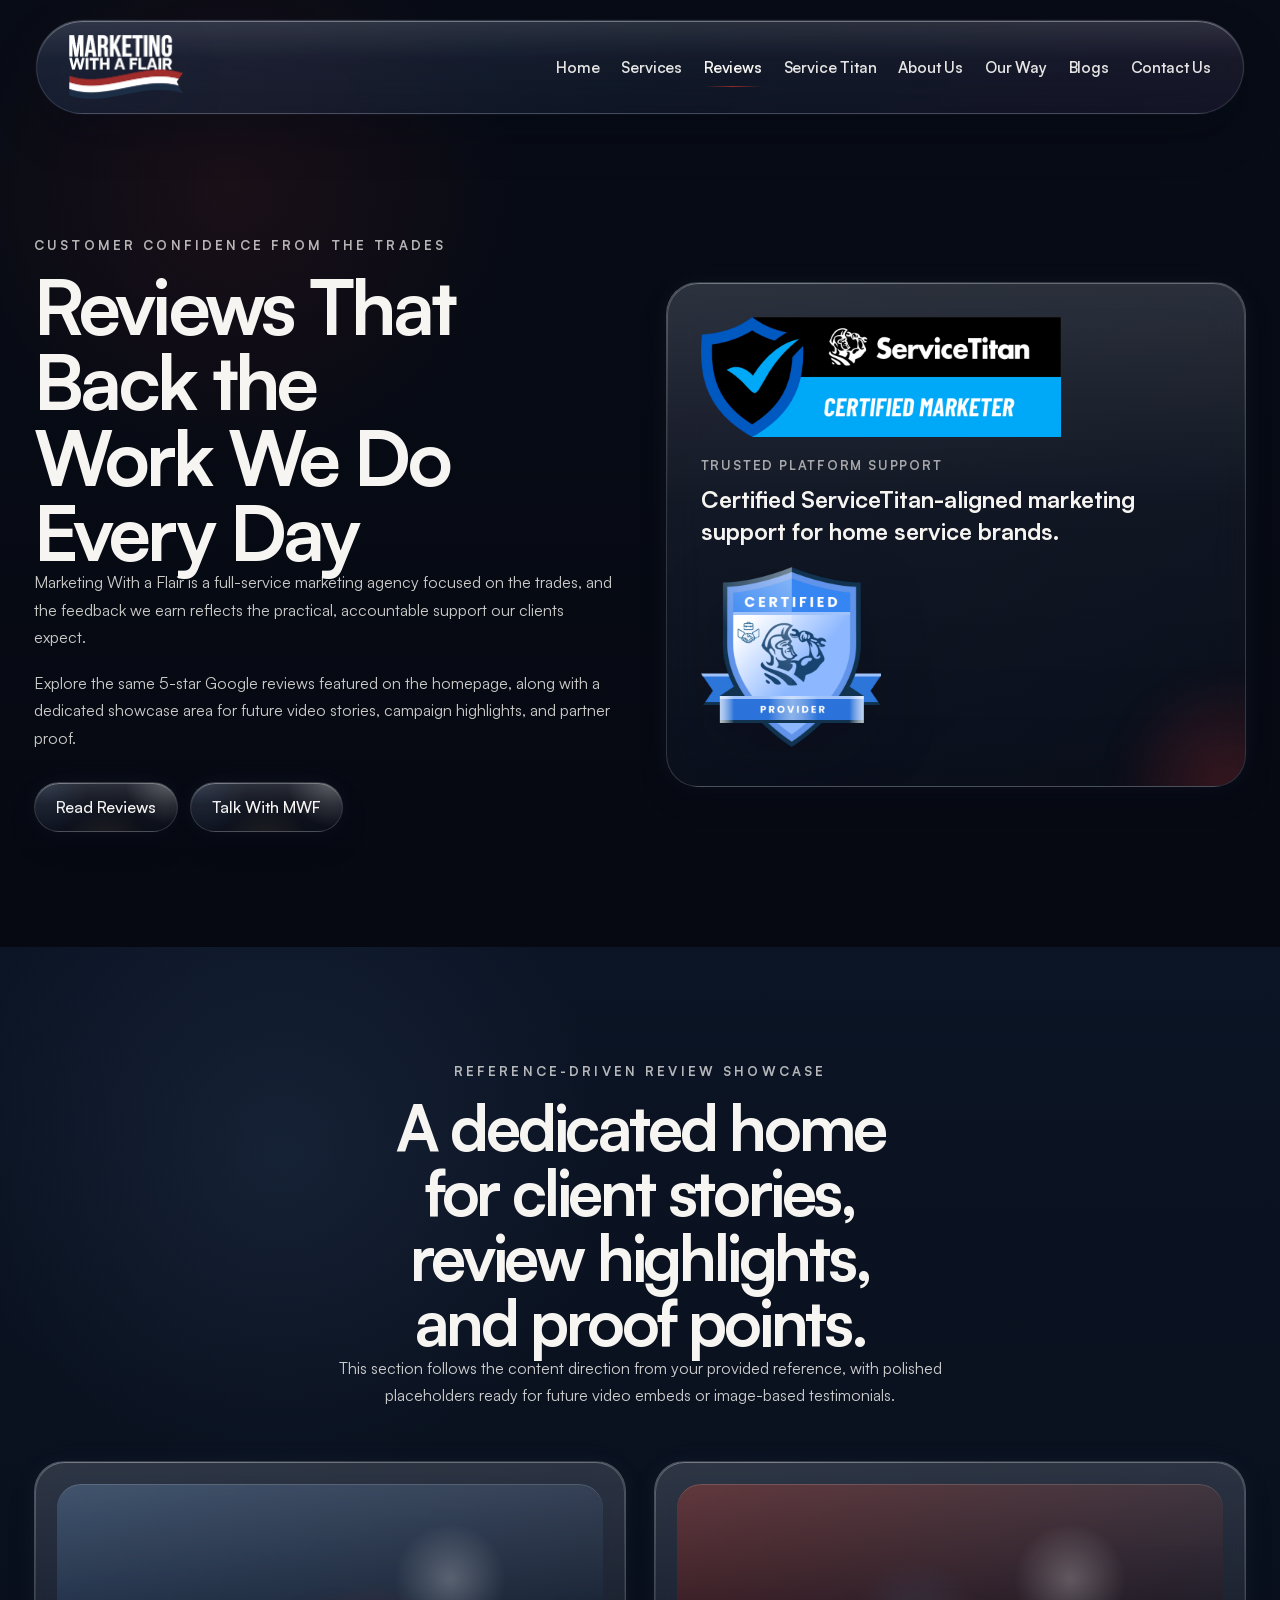
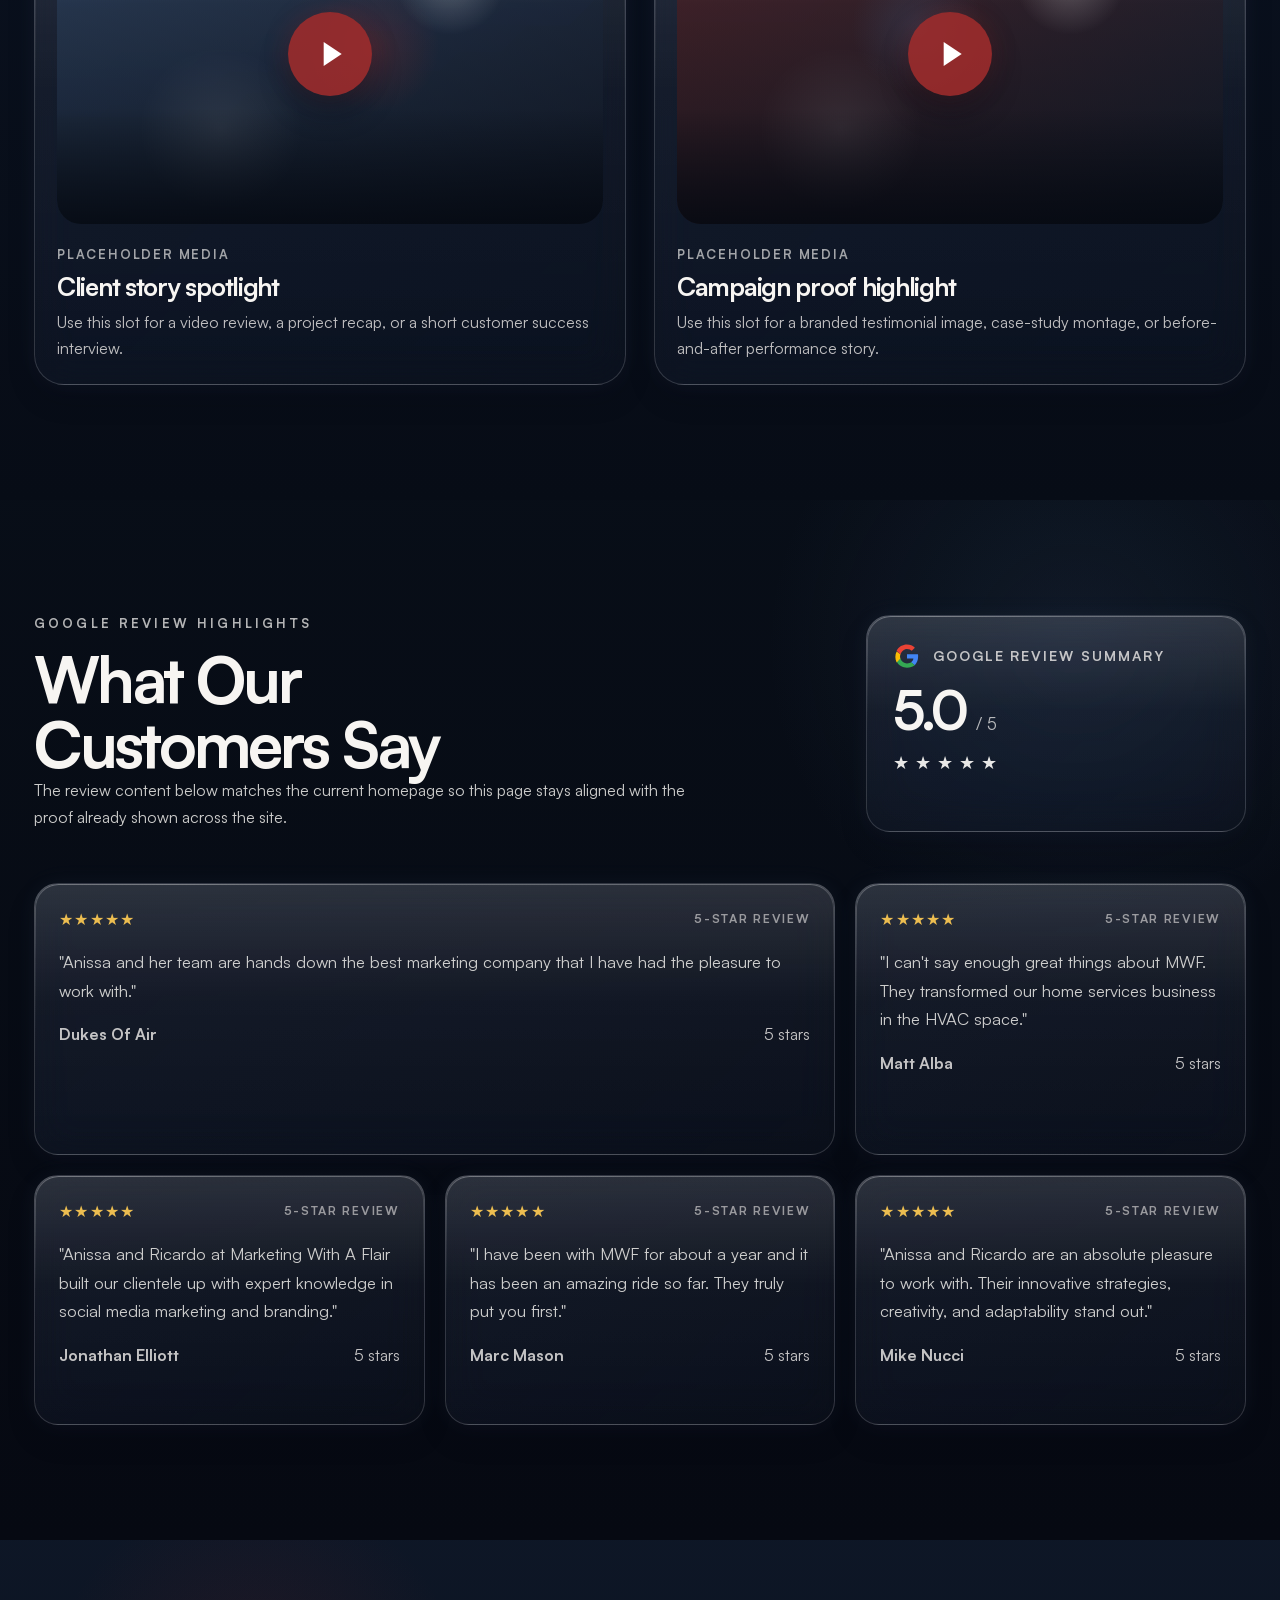
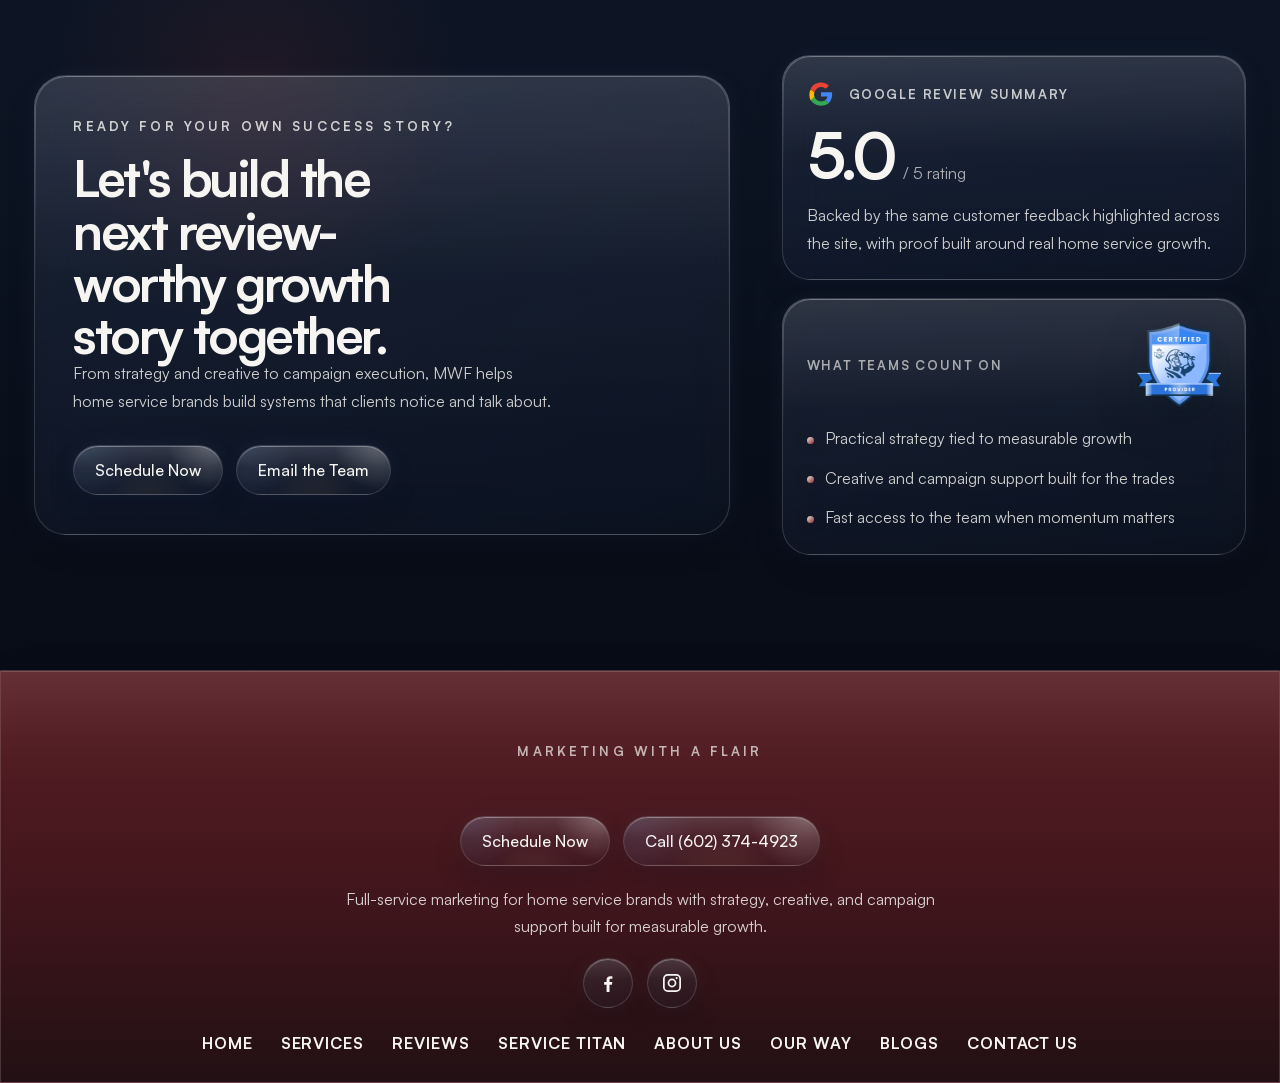
<file: Pages/Reviews/reviews.html>
<!doctype html>
<html lang="en">
<head>
  <meta charset="utf-8">
  <meta name="viewport" content="width=device-width, initial-scale=1">
  <title>Reviews | Marketing With a Flair</title>
  <link rel="stylesheet" href="../../styles.css">
  <link rel="stylesheet" href="./reviews.css">
</head>
<body data-page="reviews" data-root="../.." data-service-titan-link="../ServiceTitan/service-titan.html" data-blogs-link="../Blogs/blogs.html" data-contact-link="../Contact/contact.html">
  <div data-mwf-header></div>

  <main class="mwf-page-shell mwf-reviews-page">
    <section class="mwf-reviews-hero" id="top" aria-labelledby="mwf-reviews-hero-title">
      <div class="mwf-reviews-hero__backdrop" aria-hidden="true">
        <div class="mwf-reviews-hero__beam"></div>
        <div class="mwf-reviews-hero__beam mwf-reviews-hero__beam--lower"></div>
        <div class="mwf-reviews-hero__wave"></div>
      </div>

      <div class="mwf-section-shell mwf-reviews-hero__shell">
        <div class="mwf-reviews-hero__content" data-page-reveal data-reveal-y="16">
          <p class="mwf-section-eyebrow">Customer confidence from the trades</p>
          <h1 class="mwf-section-title" id="mwf-reviews-hero-title">Reviews That Back the Work We Do Every Day</h1>
          <div class="mwf-copy-stack">
            <p>Marketing With a Flair is a full-service marketing agency focused on the trades, and the feedback we earn reflects the practical, accountable support our clients expect.</p>
            <p>Explore the same 5-star Google reviews featured on the homepage, along with a dedicated showcase area for future video stories, campaign highlights, and partner proof.</p>
          </div>
          <div class="mwf-hero-ionyx__actions mwf-reviews-hero__actions">
            <div class="mwf-hero-ionyx__button mwf-hero-ionyx__button--primary">
              <a class="wp-block-button__link" href="#reviews">Read Reviews</a>
            </div>
            <div class="mwf-hero-ionyx__button mwf-hero-ionyx__button--ghost">
              <a class="wp-block-button__link" href="#contact">Talk With MWF</a>
            </div>
          </div>
        </div>

        <div class="mwf-reviews-badge-card mwf-glass-card" data-page-reveal data-reveal-y="16">
          <div class="mwf-reviews-badge-card__brand">
            <img src="../../assets/images/partners/Service Titan.webp" alt="ServiceTitan partner badge">
          </div>
          <div class="mwf-reviews-badge-card__copy">
            <span class="mwf-contact-row__label">Trusted platform support</span>
            <strong>Certified ServiceTitan-aligned marketing support for home service brands.</strong>
          </div>
          <div class="mwf-reviews-badge-card__accent" aria-hidden="true">
            <img src="../../assets/images/partners/Certified-Provider-Badge-1.webp" alt="">
          </div>
        </div>
      </div>
    </section>

    <section class="mwf-gradient-surface mwf-reviews-proof" id="service-titan" aria-labelledby="mwf-reviews-proof-title">
      <div class="mwf-section-shell mwf-section-shell--stacked">
        <div class="mwf-reviews-proof__intro" data-page-reveal data-reveal-y="16">
          <p class="mwf-section-eyebrow">Reference-driven review showcase</p>
          <h2 class="mwf-section-title" id="mwf-reviews-proof-title">A dedicated home for client stories, review highlights, and proof points.</h2>
          <p class="mwf-section-copy">This section follows the content direction from your provided reference, with polished placeholders ready for future video embeds or image-based testimonials.</p>
        </div>

        <div class="mwf-reviews-proof__grid">
          <article class="mwf-review-media-card mwf-glass-card" data-page-reveal data-reveal-y="24">
            <div class="mwf-review-media-card__visual" aria-hidden="true">
              <div class="mwf-review-media-card__play"></div>
            </div>
            <div class="mwf-review-media-card__meta">
              <span class="mwf-contact-row__label">Placeholder media</span>
              <h3>Client story spotlight</h3>
              <p>Use this slot for a video review, a project recap, or a short customer success interview.</p>
            </div>
          </article>

          <article class="mwf-review-media-card mwf-glass-card" data-page-reveal data-reveal-y="24">
            <div class="mwf-review-media-card__visual mwf-review-media-card__visual--secondary" aria-hidden="true">
              <div class="mwf-review-media-card__play"></div>
            </div>
            <div class="mwf-review-media-card__meta">
              <span class="mwf-contact-row__label">Placeholder media</span>
              <h3>Campaign proof highlight</h3>
              <p>Use this slot for a branded testimonial image, case-study montage, or before-and-after performance story.</p>
            </div>
          </article>
        </div>
      </div>
    </section>

    <section class="mwf-testimonials mwf-gradient-surface mwf-reviews-testimonials" id="reviews" aria-labelledby="mwf-testimonials-title">
      <div class="mwf-section-shell mwf-section-shell--stacked">
        <div class="mwf-testimonials__header">
          <div class="mwf-testimonials__headline">
            <p class="mwf-section-eyebrow">Google review highlights</p>
            <h2 class="mwf-section-title" id="mwf-testimonials-title" data-page-reveal data-reveal-y="16">What Our Customers Say</h2>
            <p class="mwf-section-copy">The review content below matches the current homepage so this page stays aligned with the proof already shown across the site.</p>
          </div>

          <div class="mwf-glass-card mwf-testimonials__summary" data-page-reveal data-reveal-y="16">
            <div class="mwf-testimonials__summary-brand">
              <img src="../../assets/images/partners/google-g.svg" alt="" aria-hidden="true">
              <span>Google review summary</span>
            </div>
            <div class="mwf-testimonials__summary-score">
              <strong>5.0</strong>
              <span>/ 5</span>
            </div>
            <div class="mwf-testimonials__stars" aria-label="5 out of 5 stars">
              <span data-star>&#9733;</span>
              <span data-star>&#9733;</span>
              <span data-star>&#9733;</span>
              <span data-star>&#9733;</span>
              <span data-star>&#9733;</span>
            </div>
          </div>
        </div>

        <div class="mwf-testimonials__grid">
          <article class="mwf-glass-card mwf-review-card mwf-review-card--featured">
            <div class="mwf-review-card__topline">
              <span class="mwf-review-card__stars" aria-label="5 out of 5 stars">&#9733;&#9733;&#9733;&#9733;&#9733;</span>
              <span class="mwf-review-card__source">5-star review</span>
            </div>
            <p class="mwf-review-card__quote">"Anissa and her team are hands down the best marketing company that I have had the pleasure to work with."</p>
            <div class="mwf-review-card__meta">
              <strong>Dukes Of Air</strong>
              <span>5 stars</span>
            </div>
          </article>

          <article class="mwf-glass-card mwf-review-card">
            <div class="mwf-review-card__topline">
              <span class="mwf-review-card__stars" aria-label="5 out of 5 stars">&#9733;&#9733;&#9733;&#9733;&#9733;</span>
              <span class="mwf-review-card__source">5-star review</span>
            </div>
            <p class="mwf-review-card__quote">"I can't say enough great things about MWF. They transformed our home services business in the HVAC space."</p>
            <div class="mwf-review-card__meta">
              <strong>Matt Alba</strong>
              <span>5 stars</span>
            </div>
          </article>

          <article class="mwf-glass-card mwf-review-card">
            <div class="mwf-review-card__topline">
              <span class="mwf-review-card__stars" aria-label="5 out of 5 stars">&#9733;&#9733;&#9733;&#9733;&#9733;</span>
              <span class="mwf-review-card__source">5-star review</span>
            </div>
            <p class="mwf-review-card__quote">"Anissa and Ricardo at Marketing With A Flair built our clientele up with expert knowledge in social media marketing and branding."</p>
            <div class="mwf-review-card__meta">
              <strong>Jonathan Elliott</strong>
              <span>5 stars</span>
            </div>
          </article>

          <article class="mwf-glass-card mwf-review-card">
            <div class="mwf-review-card__topline">
              <span class="mwf-review-card__stars" aria-label="5 out of 5 stars">&#9733;&#9733;&#9733;&#9733;&#9733;</span>
              <span class="mwf-review-card__source">5-star review</span>
            </div>
            <p class="mwf-review-card__quote">"I have been with MWF for about a year and it has been an amazing ride so far. They truly put you first."</p>
            <div class="mwf-review-card__meta">
              <strong>Marc Mason</strong>
              <span>5 stars</span>
            </div>
          </article>

          <article class="mwf-glass-card mwf-review-card">
            <div class="mwf-review-card__topline">
              <span class="mwf-review-card__stars" aria-label="5 out of 5 stars">&#9733;&#9733;&#9733;&#9733;&#9733;</span>
              <span class="mwf-review-card__source">5-star review</span>
            </div>
            <p class="mwf-review-card__quote">"Anissa and Ricardo are an absolute pleasure to work with. Their innovative strategies, creativity, and adaptability stand out."</p>
            <div class="mwf-review-card__meta">
              <strong>Mike Nucci</strong>
              <span>5 stars</span>
            </div>
          </article>
        </div>
      </div>
    </section>

    <section class="mwf-gradient-surface mwf-reviews-cta" id="contact" aria-labelledby="mwf-reviews-cta-title">
      <div class="mwf-section-shell mwf-reviews-cta__shell">
        <div class="mwf-glass-panel mwf-reviews-cta__panel" data-page-reveal data-reveal-y="16">
          <p class="mwf-section-eyebrow">Ready for your own success story?</p>
          <h2 class="mwf-section-title mwf-section-title--sm" id="mwf-reviews-cta-title">Let's build the next review-worthy growth story together.</h2>
          <div class="mwf-copy-stack">
            <p>From strategy and creative to campaign execution, MWF helps home service brands build systems that clients notice and talk about.</p>
          </div>
          <div class="mwf-hero-ionyx__actions mwf-landing-actions mwf-landing-actions--center">
            <div class="mwf-hero-ionyx__button mwf-hero-ionyx__button--primary">
              <a class="wp-block-button__link" href="tel:6023744923">Schedule Now</a>
            </div>
            <div class="mwf-hero-ionyx__button mwf-hero-ionyx__button--ghost">
              <a class="wp-block-button__link" href="mailto:MWFServices@Marketingwithaflair.com">Email the Team</a>
            </div>
          </div>
        </div>

        <aside class="mwf-reviews-cta__rail" aria-label="Supporting proof">
          <div class="mwf-glass-card mwf-reviews-proof-card">
            <div class="mwf-reviews-proof-card__brand">
              <img src="../../assets/images/partners/google-g.svg" alt="" aria-hidden="true">
              <span>Google review summary</span>
            </div>
            <div class="mwf-reviews-proof-card__score">
              <strong>5.0</strong>
              <span>/ 5 rating</span>
            </div>
            <p>Backed by the same customer feedback highlighted across the site, with proof built around real home service growth.</p>
          </div>

          <div class="mwf-glass-card mwf-reviews-proof-card mwf-reviews-proof-card--accent">
            <div class="mwf-reviews-proof-card__topline">
              <span class="mwf-contact-row__label">What teams count on</span>
              <img src="../../assets/images/partners/Certified-Provider-Badge-1.webp" alt="Certified provider badge">
            </div>
            <ul class="mwf-reviews-proof-card__list">
              <li>Practical strategy tied to measurable growth</li>
              <li>Creative and campaign support built for the trades</li>
              <li>Fast access to the team when momentum matters</li>
            </ul>
          </div>
        </aside>
      </div>
    </section>
  </main>

  <div data-mwf-footer></div>

  <script src="../../assets/js/layout.js"></script>
  <script src="../../assets/js/vendor/gsap.min.js"></script>
  <script src="../../assets/js/vendor/ScrollTrigger.min.js"></script>
  <script src="../../assets/js/scripts.js"></script>
  <script src="../../assets/js/page-reveals.js"></script>
</body>
</html>
</file>
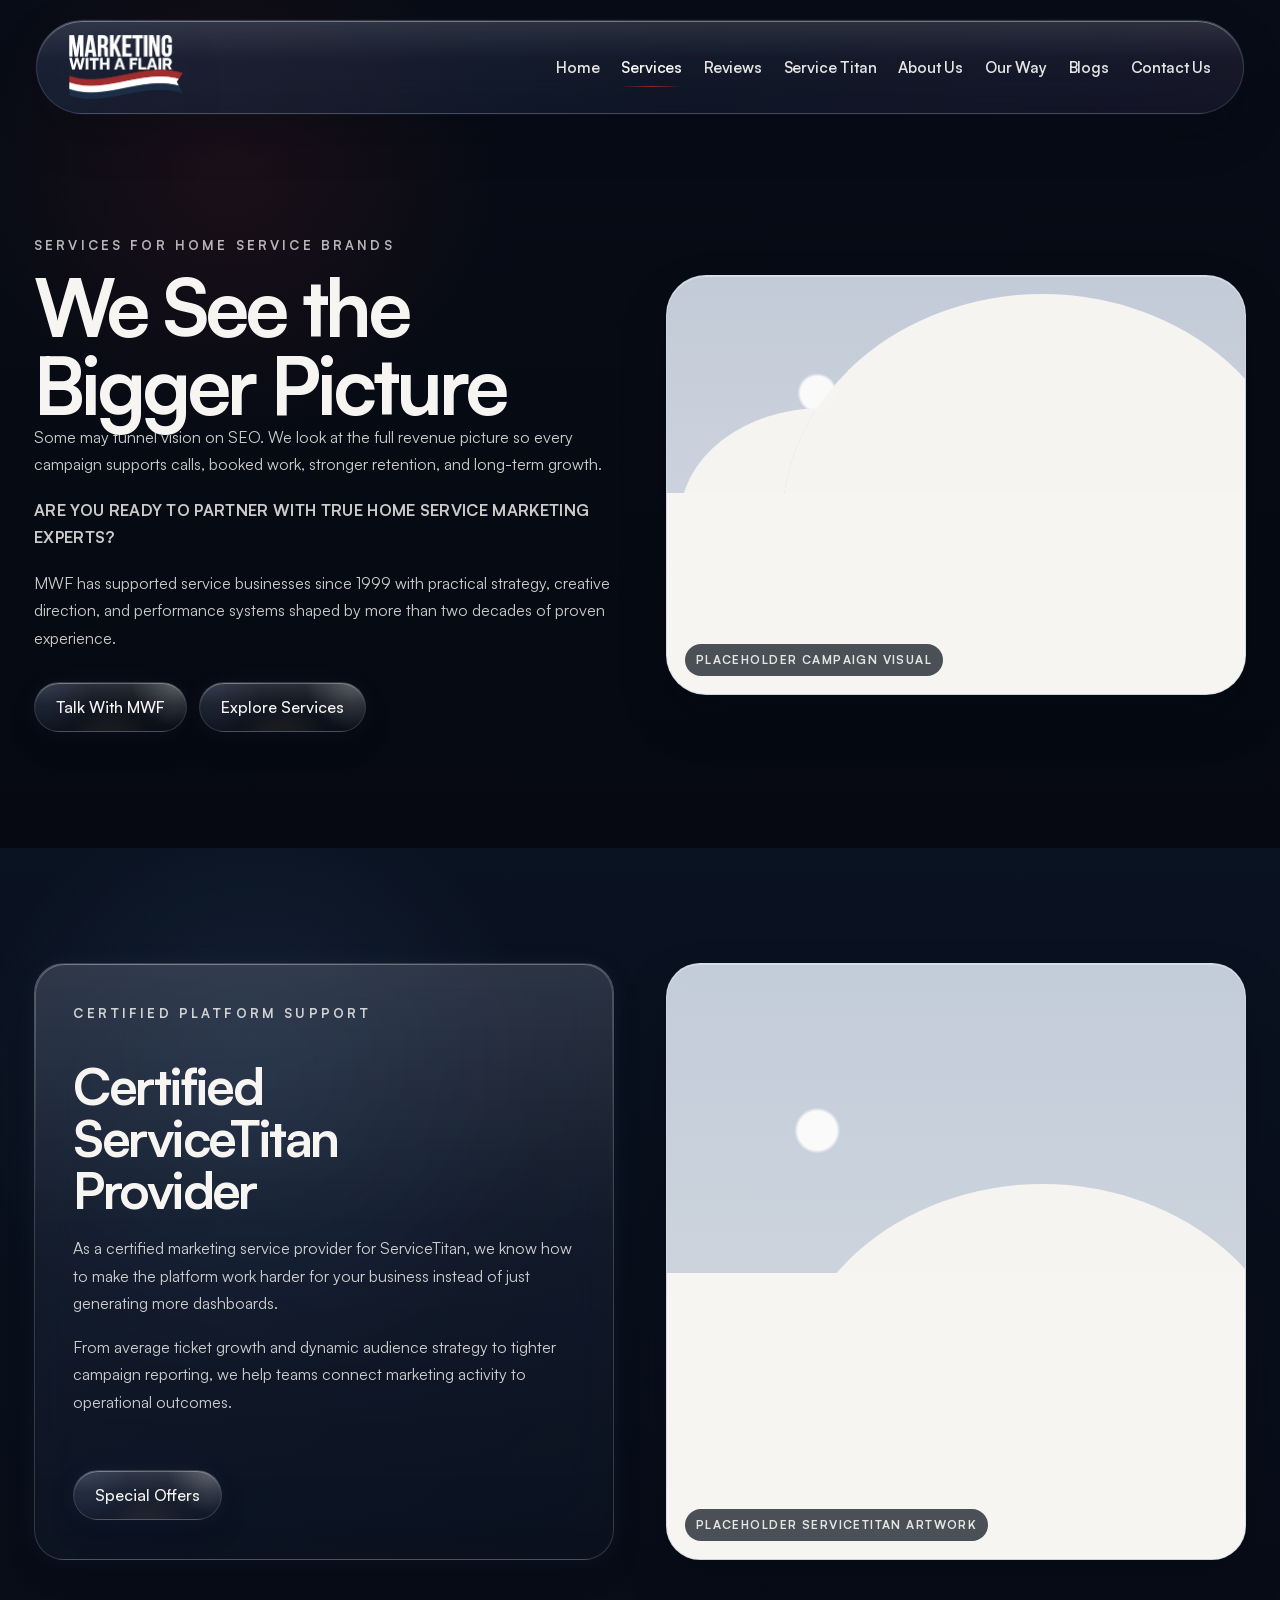
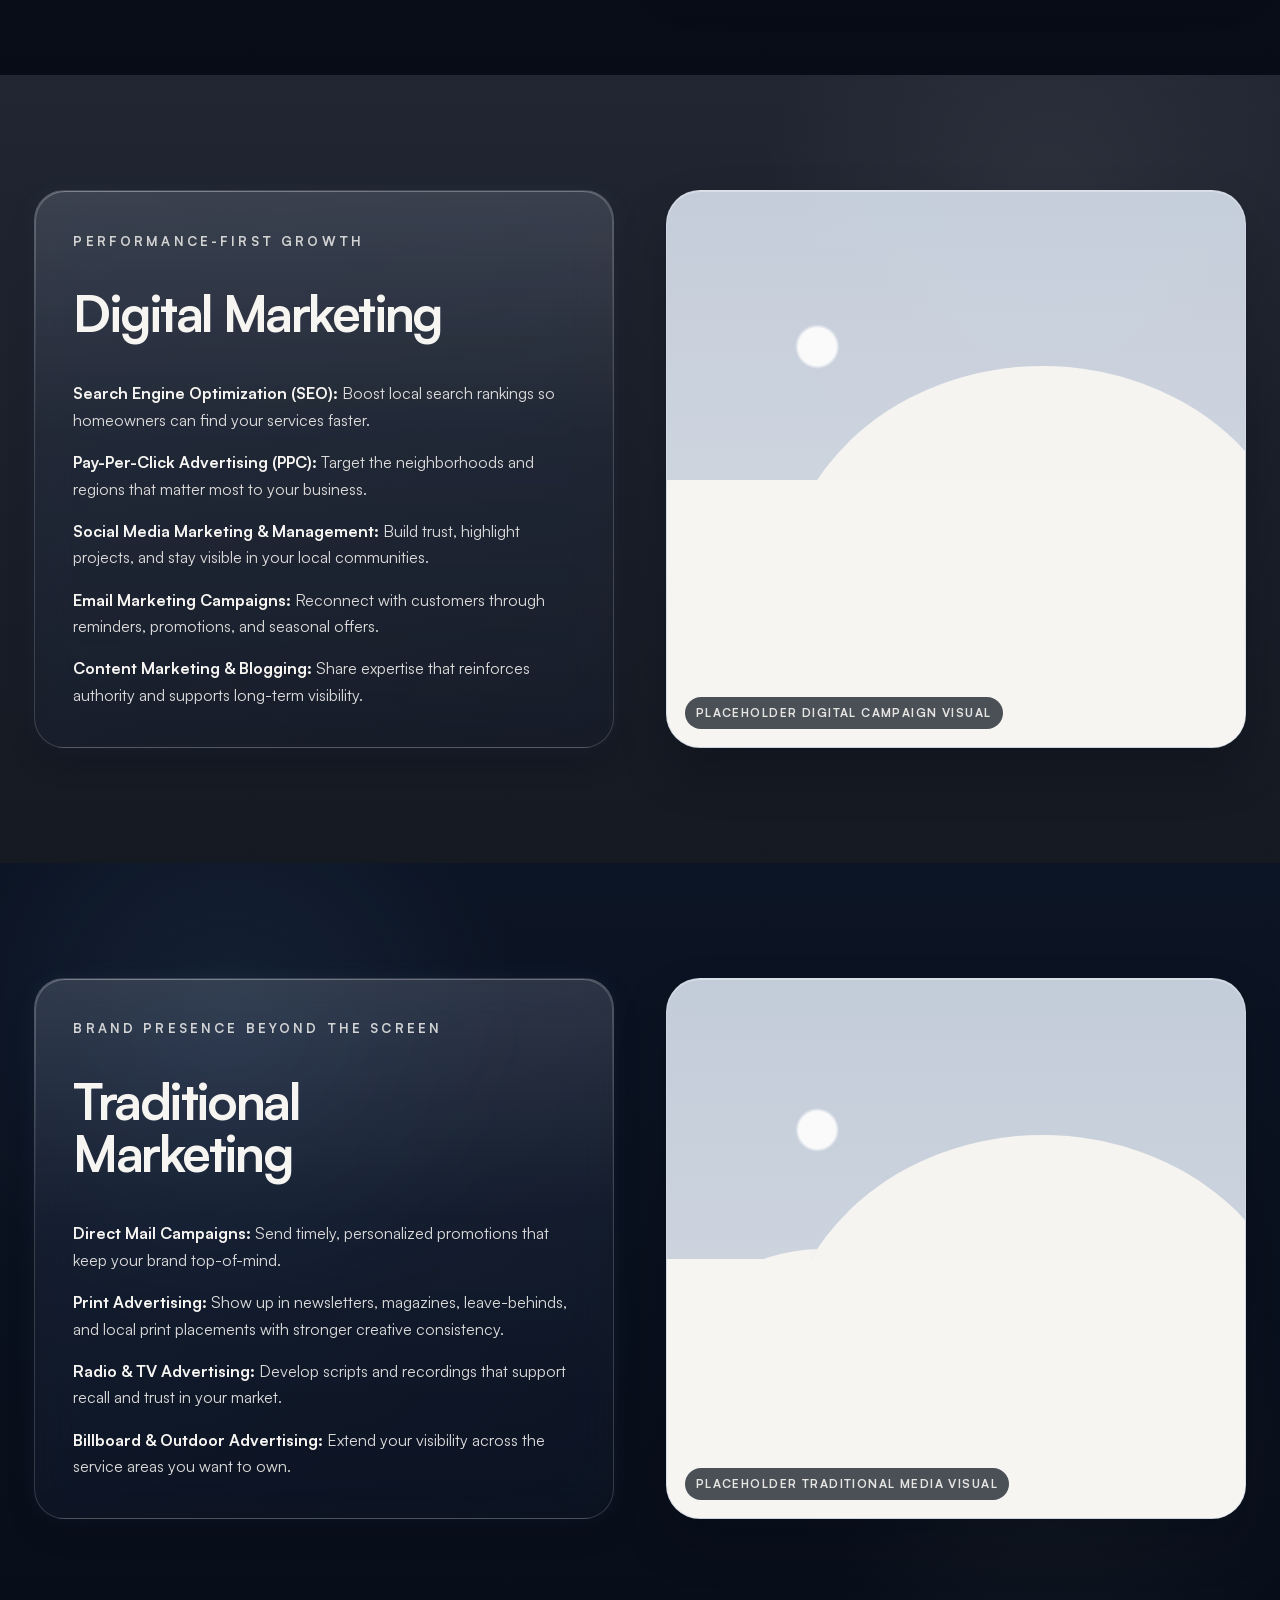
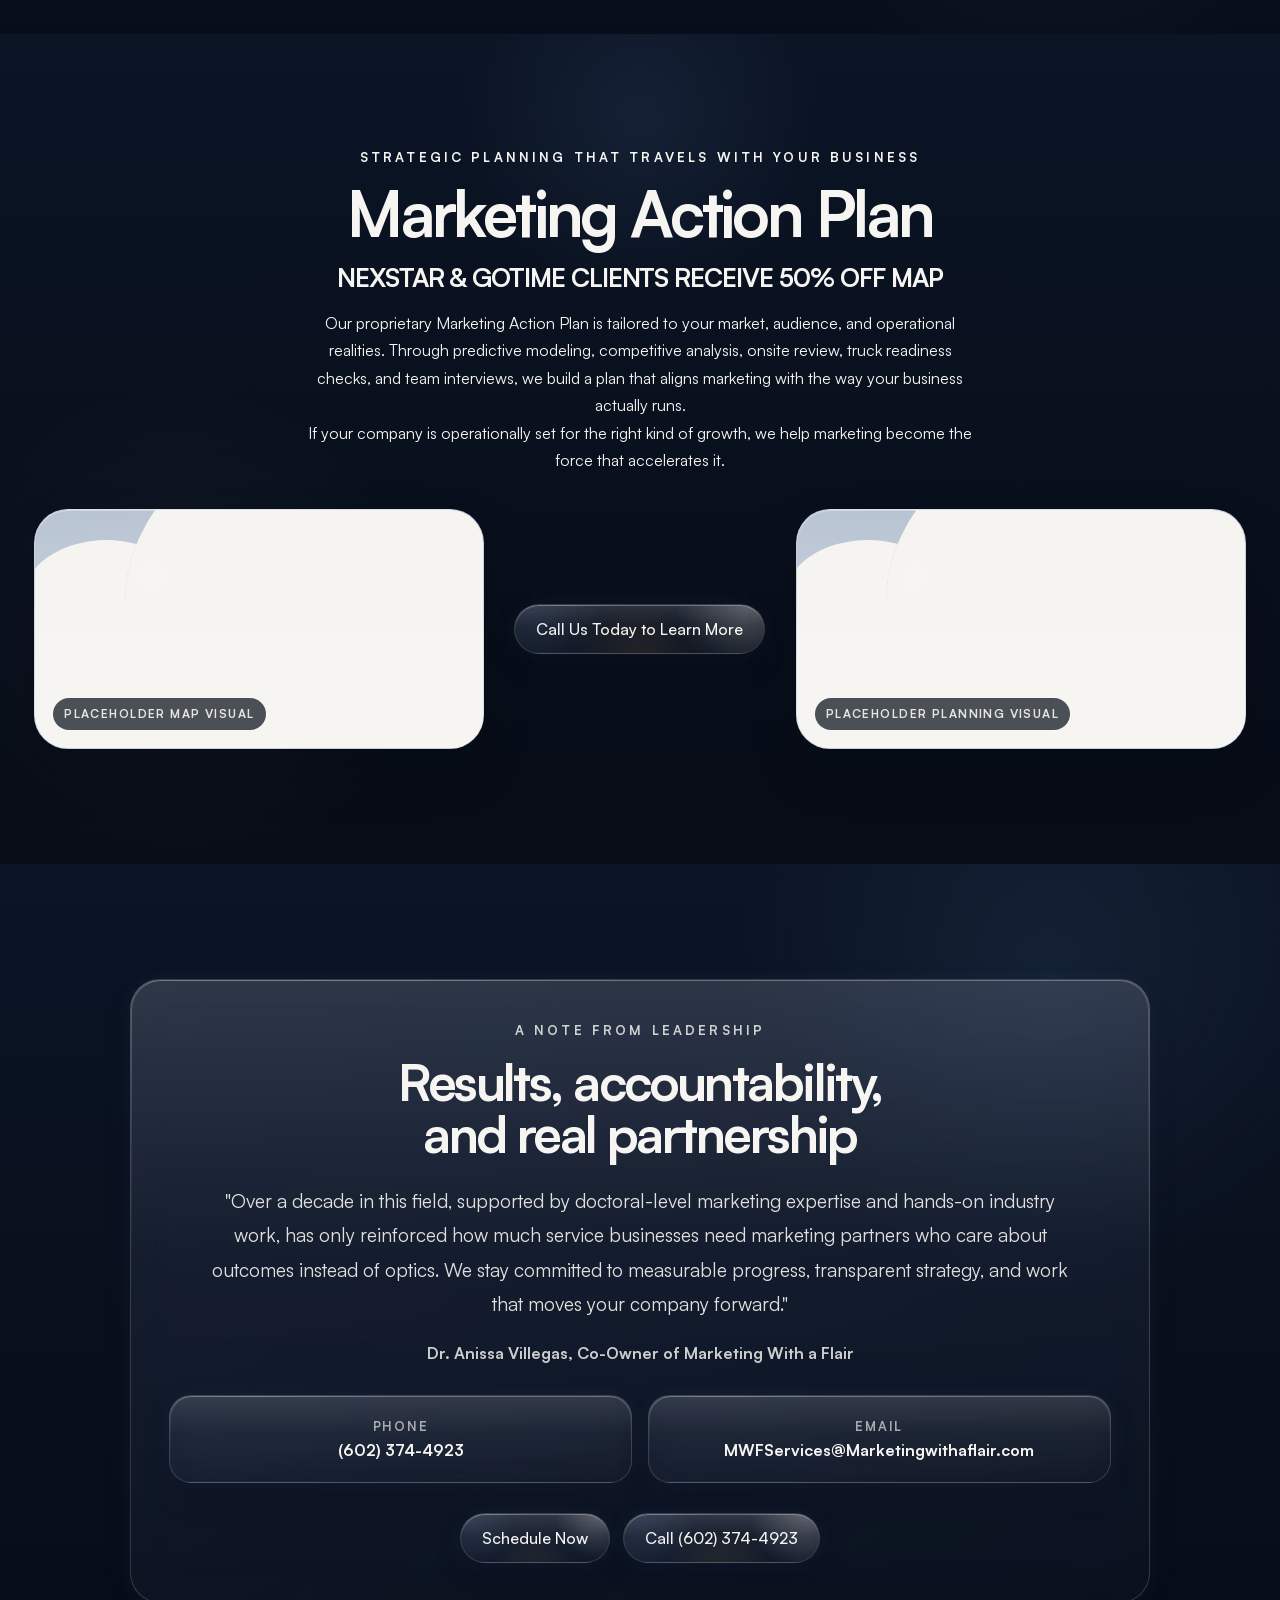
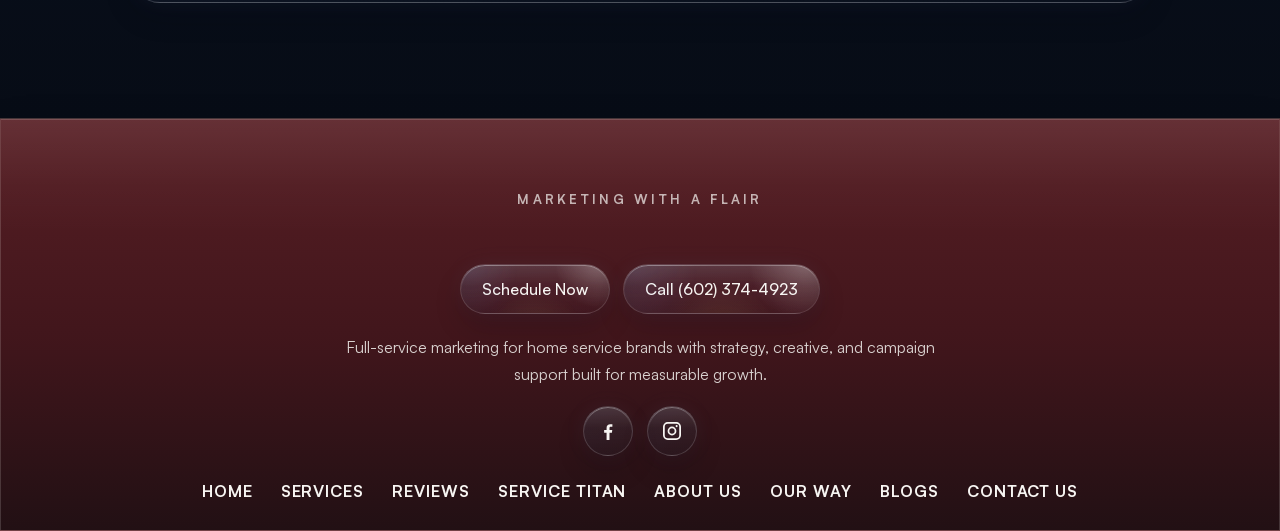
<file: Pages/Services/services.html>
<!doctype html>
<html lang="en">
<head>
  <meta charset="utf-8">
  <meta name="viewport" content="width=device-width, initial-scale=1">
  <title>Services | Marketing With a Flair</title>
  <link rel="stylesheet" href="../../styles.css">
  <link rel="stylesheet" href="./services.css">
</head>
<body data-page="services" data-root="../.." data-service-titan-link="../ServiceTitan/service-titan.html" data-blogs-link="../Blogs/blogs.html" data-contact-link="../Contact/contact.html">
  <div data-mwf-header></div>

  <main class="mwf-page-shell mwf-services-page">
    <section class="mwf-services-page-hero" id="top" aria-labelledby="mwf-services-page-hero-title">
      <div class="mwf-services-page-hero__backdrop" aria-hidden="true">
        <div class="mwf-services-page-hero__beam"></div>
        <div class="mwf-services-page-hero__beam mwf-services-page-hero__beam--lower"></div>
        <div class="mwf-services-page-hero__wave"></div>
      </div>

      <div class="mwf-section-shell mwf-services-page-hero__shell">
        <div class="mwf-services-page-hero__content" data-page-reveal data-reveal-x="-18" data-reveal-y="12">
          <p class="mwf-section-eyebrow">Services for home service brands</p>
          <h1 class="mwf-section-title" id="mwf-services-page-hero-title">We See the Bigger Picture</h1>
          <div class="mwf-copy-stack">
            <p>Some may tunnel vision on SEO. We look at the full revenue picture so every campaign supports calls, booked work, stronger retention, and long-term growth.</p>
            <p class="mwf-services-page-hero__highlight">Are you ready to partner with true home service marketing experts?</p>
            <p>MWF has supported service businesses since 1999 with practical strategy, creative direction, and performance systems shaped by more than two decades of proven experience.</p>
          </div>
          <div class="mwf-hero-ionyx__actions mwf-services-page-hero__actions">
            <div class="mwf-hero-ionyx__button mwf-hero-ionyx__button--primary">
              <a class="wp-block-button__link" href="#contact">Talk With MWF</a>
            </div>
            <div class="mwf-hero-ionyx__button mwf-hero-ionyx__button--ghost">
              <a class="wp-block-button__link" href="#digital-marketing">Explore Services</a>
            </div>
          </div>
        </div>

        <div class="mwf-services-media mwf-services-media--hero" aria-hidden="true" data-page-reveal data-reveal-x="24" data-reveal-y="12">
          <div class="mwf-services-media__frame">
            <span class="mwf-services-media__label">Placeholder campaign visual</span>
          </div>
        </div>
      </div>
    </section>

    <section class="mwf-gradient-surface mwf-services-story mwf-services-story--navy" id="service-titan" aria-labelledby="mwf-service-titan-title">
      <div class="mwf-section-shell mwf-services-story__shell">
        <div class="mwf-glass-panel mwf-services-story__panel" data-page-reveal data-reveal-x="-18" data-reveal-y="12">
          <p class="mwf-section-eyebrow">Certified platform support</p>
          <h2 class="mwf-section-title mwf-section-title--sm" id="mwf-service-titan-title">Certified ServiceTitan Provider</h2>
          <div class="mwf-copy-stack">
            <p>As a certified marketing service provider for ServiceTitan, we know how to make the platform work harder for your business instead of just generating more dashboards.</p>
            <p>From average ticket growth and dynamic audience strategy to tighter campaign reporting, we help teams connect marketing activity to operational outcomes.</p>
          </div>
          <div class="mwf-hero-ionyx__actions">
            <div class="mwf-hero-ionyx__button mwf-hero-ionyx__button--primary">
              <a class="wp-block-button__link" href="#map">Special Offers</a>
            </div>
          </div>
        </div>

        <div class="mwf-services-media" aria-hidden="true" data-page-reveal data-reveal-x="24" data-reveal-y="12">
          <div class="mwf-services-media__frame">
            <span class="mwf-services-media__label">Placeholder ServiceTitan artwork</span>
          </div>
        </div>
      </div>
    </section>

    <section class="mwf-gradient-surface mwf-services-story mwf-services-story--steel" id="digital-marketing" aria-labelledby="mwf-digital-marketing-title">
      <div class="mwf-section-shell mwf-services-story__shell">
        <div class="mwf-glass-panel mwf-services-story__panel" data-page-reveal data-reveal-x="-18" data-reveal-y="12">
          <p class="mwf-section-eyebrow">Performance-first growth</p>
          <h2 class="mwf-section-title mwf-section-title--sm" id="mwf-digital-marketing-title">Digital Marketing</h2>
          <ul class="mwf-services-list">
            <li><strong>Search Engine Optimization (SEO):</strong> Boost local search rankings so homeowners can find your services faster.</li>
            <li><strong>Pay-Per-Click Advertising (PPC):</strong> Target the neighborhoods and regions that matter most to your business.</li>
            <li><strong>Social Media Marketing &amp; Management:</strong> Build trust, highlight projects, and stay visible in your local communities.</li>
            <li><strong>Email Marketing Campaigns:</strong> Reconnect with customers through reminders, promotions, and seasonal offers.</li>
            <li><strong>Content Marketing &amp; Blogging:</strong> Share expertise that reinforces authority and supports long-term visibility.</li>
          </ul>
        </div>

        <div class="mwf-services-media" aria-hidden="true" data-page-reveal data-reveal-x="24" data-reveal-y="12">
          <div class="mwf-services-media__frame">
            <span class="mwf-services-media__label">Placeholder digital campaign visual</span>
          </div>
        </div>
      </div>
    </section>

    <section class="mwf-gradient-surface mwf-services-story mwf-services-story--red" aria-labelledby="mwf-traditional-marketing-title">
      <div class="mwf-section-shell mwf-services-story__shell">
        <div class="mwf-glass-panel mwf-services-story__panel" data-page-reveal data-reveal-x="-18" data-reveal-y="12">
          <p class="mwf-section-eyebrow">Brand presence beyond the screen</p>
          <h2 class="mwf-section-title mwf-section-title--sm" id="mwf-traditional-marketing-title">Traditional Marketing</h2>
          <ul class="mwf-services-list">
            <li><strong>Direct Mail Campaigns:</strong> Send timely, personalized promotions that keep your brand top-of-mind.</li>
            <li><strong>Print Advertising:</strong> Show up in newsletters, magazines, leave-behinds, and local print placements with stronger creative consistency.</li>
            <li><strong>Radio &amp; TV Advertising:</strong> Develop scripts and recordings that support recall and trust in your market.</li>
            <li><strong>Billboard &amp; Outdoor Advertising:</strong> Extend your visibility across the service areas you want to own.</li>
          </ul>
        </div>

        <div class="mwf-services-media" aria-hidden="true" data-page-reveal data-reveal-x="24" data-reveal-y="12">
          <div class="mwf-services-media__frame">
            <span class="mwf-services-media__label">Placeholder traditional media visual</span>
          </div>
        </div>
      </div>
    </section>

    <section class="mwf-gradient-surface mwf-map-feature" id="map" aria-labelledby="mwf-map-title">
      <div class="mwf-section-shell mwf-section-shell--stacked mwf-map-feature__shell">
        <div class="mwf-map-feature__intro" data-page-reveal data-reveal-x="-18" data-reveal-y="24">
          <p class="mwf-section-eyebrow">Strategic planning that travels with your business</p>
          <h2 class="mwf-section-title" id="mwf-map-title">Marketing Action Plan</h2>
          <p class="mwf-map-feature__subhead">Nexstar &amp; GoTime clients receive 50% off MAP</p>
          <p class="mwf-section-copy">Our proprietary Marketing Action Plan is tailored to your market, audience, and operational realities. Through predictive modeling, competitive analysis, onsite review, truck readiness checks, and team interviews, we build a plan that aligns marketing with the way your business actually runs.</p>
          <p class="mwf-section-copy">If your company is operationally set for the right kind of growth, we help marketing become the force that accelerates it.</p>
        </div>

        <div class="mwf-map-feature__row">
          <div class="mwf-services-media mwf-services-media--compact" aria-hidden="true" data-page-reveal data-reveal-x="24" data-reveal-y="12">
            <div class="mwf-services-media__frame">
              <span class="mwf-services-media__label">Placeholder MAP visual</span>
            </div>
          </div>

          <div class="mwf-map-feature__cta" data-page-reveal data-reveal-x="-18" data-reveal-y="12">
            <div class="mwf-hero-ionyx__button mwf-hero-ionyx__button--primary">
              <a class="wp-block-button__link" href="#contact">Call Us Today to Learn More</a>
            </div>
          </div>

          <div class="mwf-services-media mwf-services-media--compact" aria-hidden="true" data-page-reveal data-reveal-x="24" data-reveal-y="12">
            <div class="mwf-services-media__frame">
              <span class="mwf-services-media__label">Placeholder planning visual</span>
            </div>
          </div>
        </div>
      </div>
    </section>

    <section class="mwf-gradient-surface mwf-founder-note" id="contact" aria-labelledby="mwf-founder-note-title">
      <div class="mwf-section-shell mwf-section-shell--stacked mwf-founder-note__shell">
        <div class="mwf-glass-panel mwf-founder-note__panel" data-page-reveal data-reveal-x="-18" data-reveal-y="12">
          <p class="mwf-section-eyebrow">A note from leadership</p>
          <h2 class="mwf-section-title mwf-section-title--sm" id="mwf-founder-note-title">Results, accountability, and real partnership</h2>
          <blockquote class="mwf-founder-note__quote">
            "Over a decade in this field, supported by doctoral-level marketing expertise and hands-on industry work, has only reinforced how much service businesses need marketing partners who care about outcomes instead of optics. We stay committed to measurable progress, transparent strategy, and work that moves your company forward."
          </blockquote>
          <p class="mwf-founder-note__citation">Dr. Anissa Villegas, Co-Owner of Marketing With a Flair</p>

          <div class="mwf-founder-note__contact-grid">
            <a class="mwf-glass-card mwf-contact-row" href="tel:6023744923">
              <span class="mwf-contact-row__label">Phone</span>
              <strong>(602) 374-4923</strong>
            </a>
            <a class="mwf-glass-card mwf-contact-row" href="mailto:MWFServices@Marketingwithaflair.com">
              <span class="mwf-contact-row__label">Email</span>
              <strong>MWFServices@Marketingwithaflair.com</strong>
            </a>
          </div>

          <div class="mwf-hero-ionyx__actions mwf-landing-actions mwf-landing-actions--center">
            <div class="mwf-hero-ionyx__button mwf-hero-ionyx__button--primary">
              <a class="wp-block-button__link" href="tel:6023744923">Schedule Now</a>
            </div>
            <div class="mwf-hero-ionyx__button mwf-hero-ionyx__button--ghost">
              <a class="wp-block-button__link" href="tel:6023744923">Call (602) 374-4923</a>
            </div>
          </div>
        </div>
      </div>
    </section>
  </main>

  <div data-mwf-footer></div>

  <script src="../../assets/js/layout.js"></script>
  <script src="../../assets/js/vendor/gsap.min.js"></script>
  <script src="../../assets/js/vendor/ScrollTrigger.min.js"></script>
  <script src="../../assets/js/scripts.js"></script>
  <script src="../../assets/js/page-reveals.js"></script>
</body>
</html>
</file>
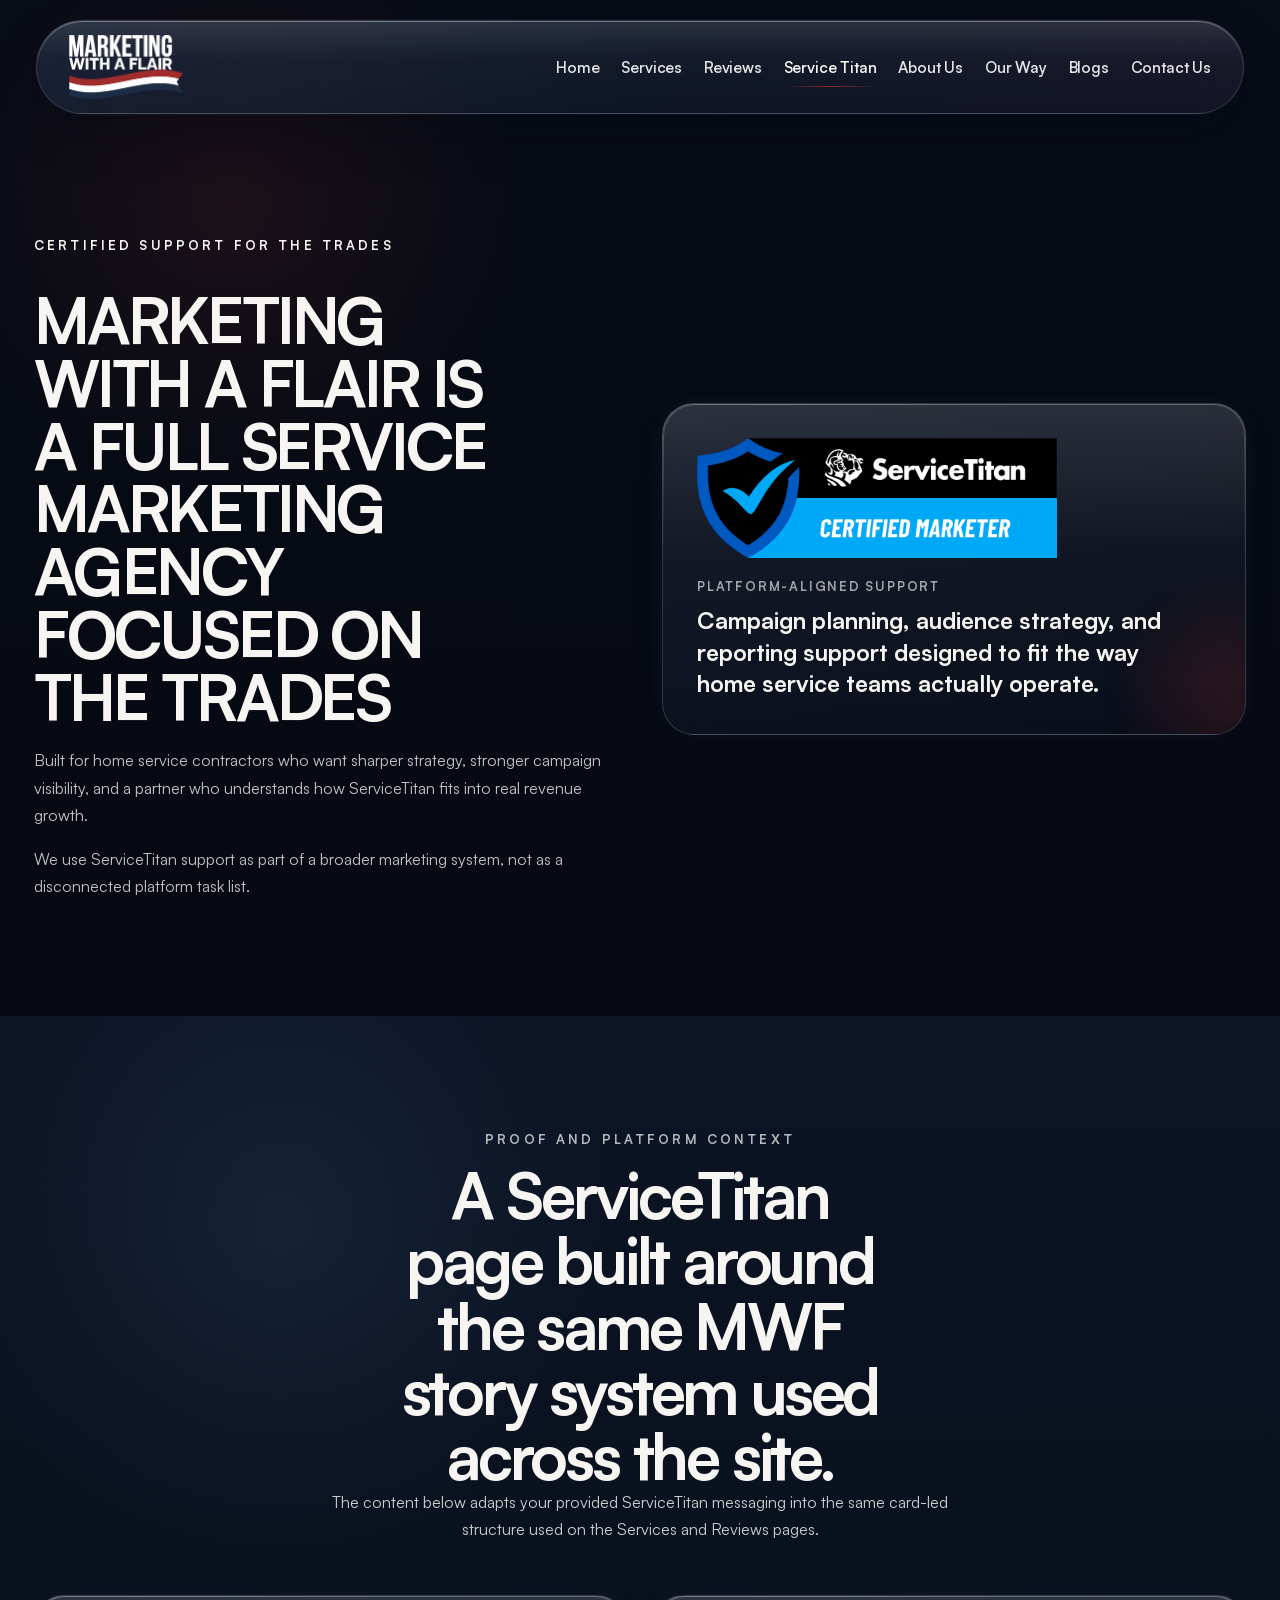
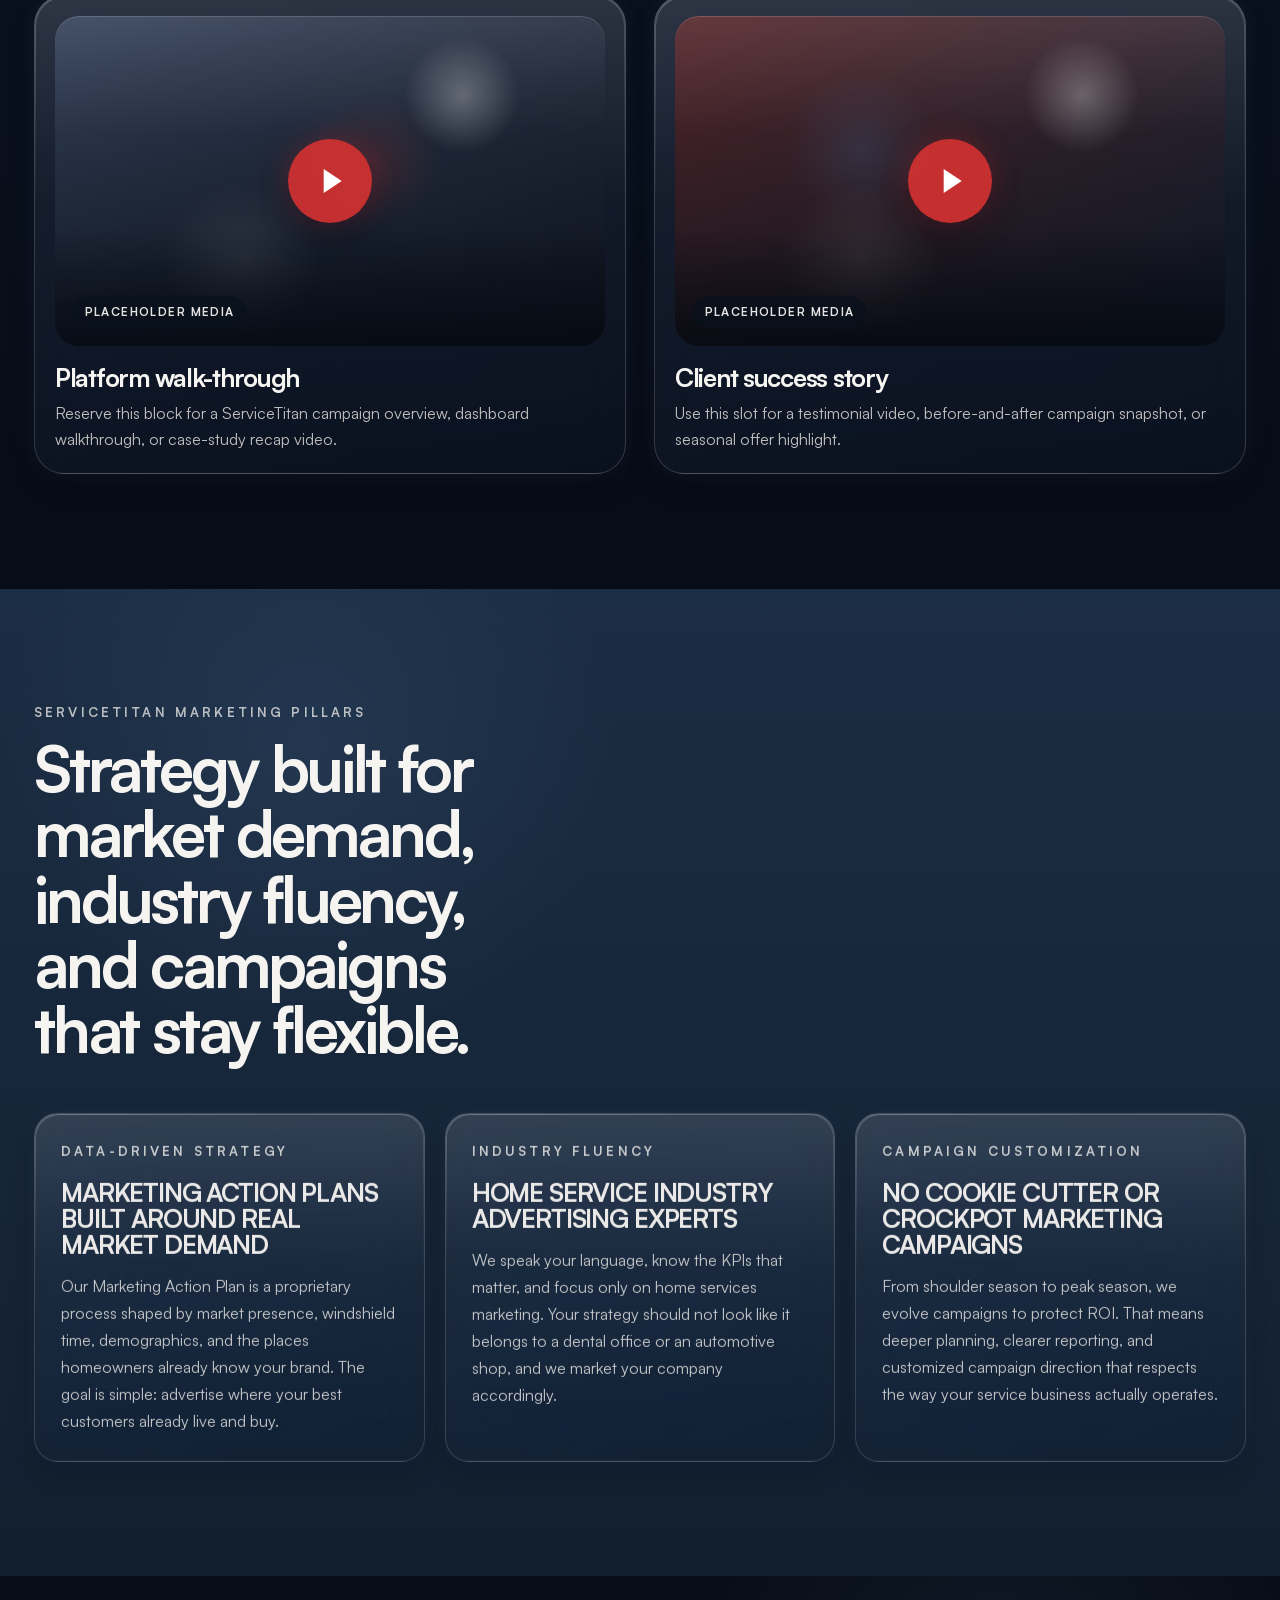
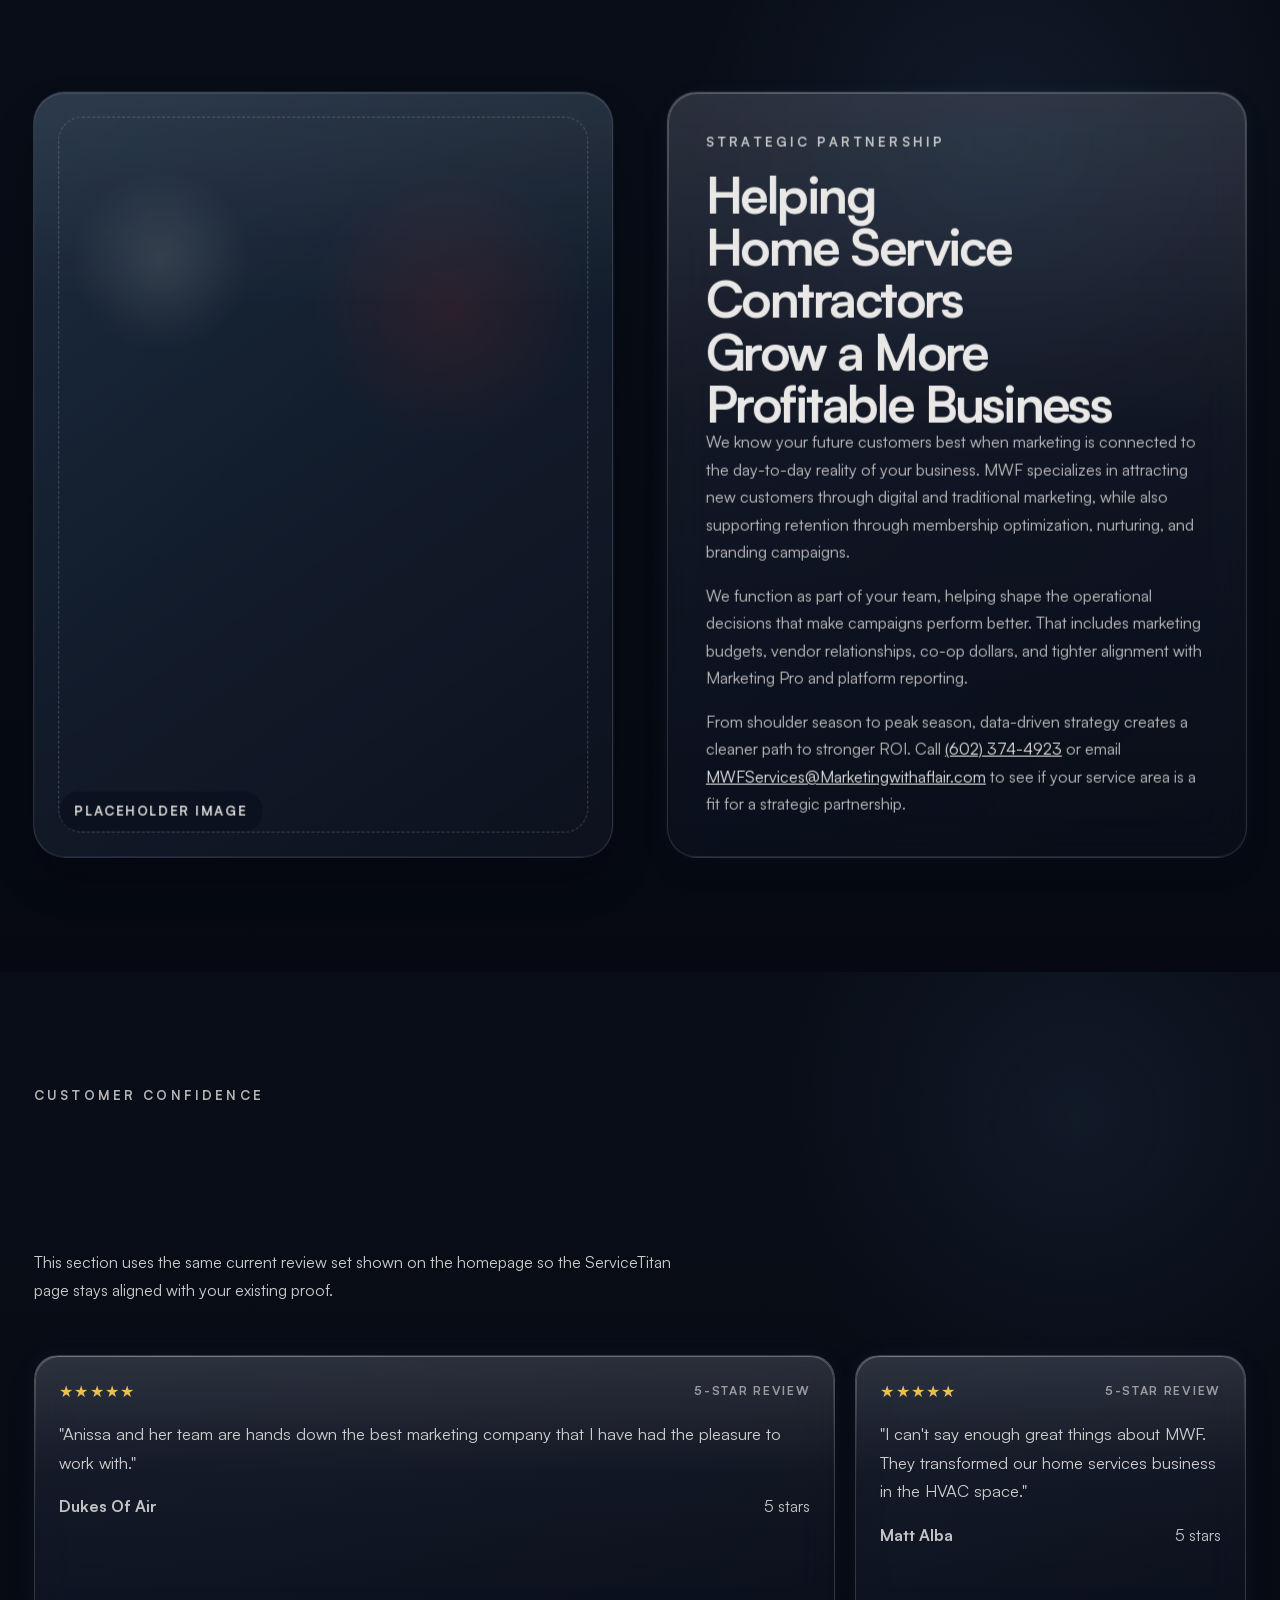
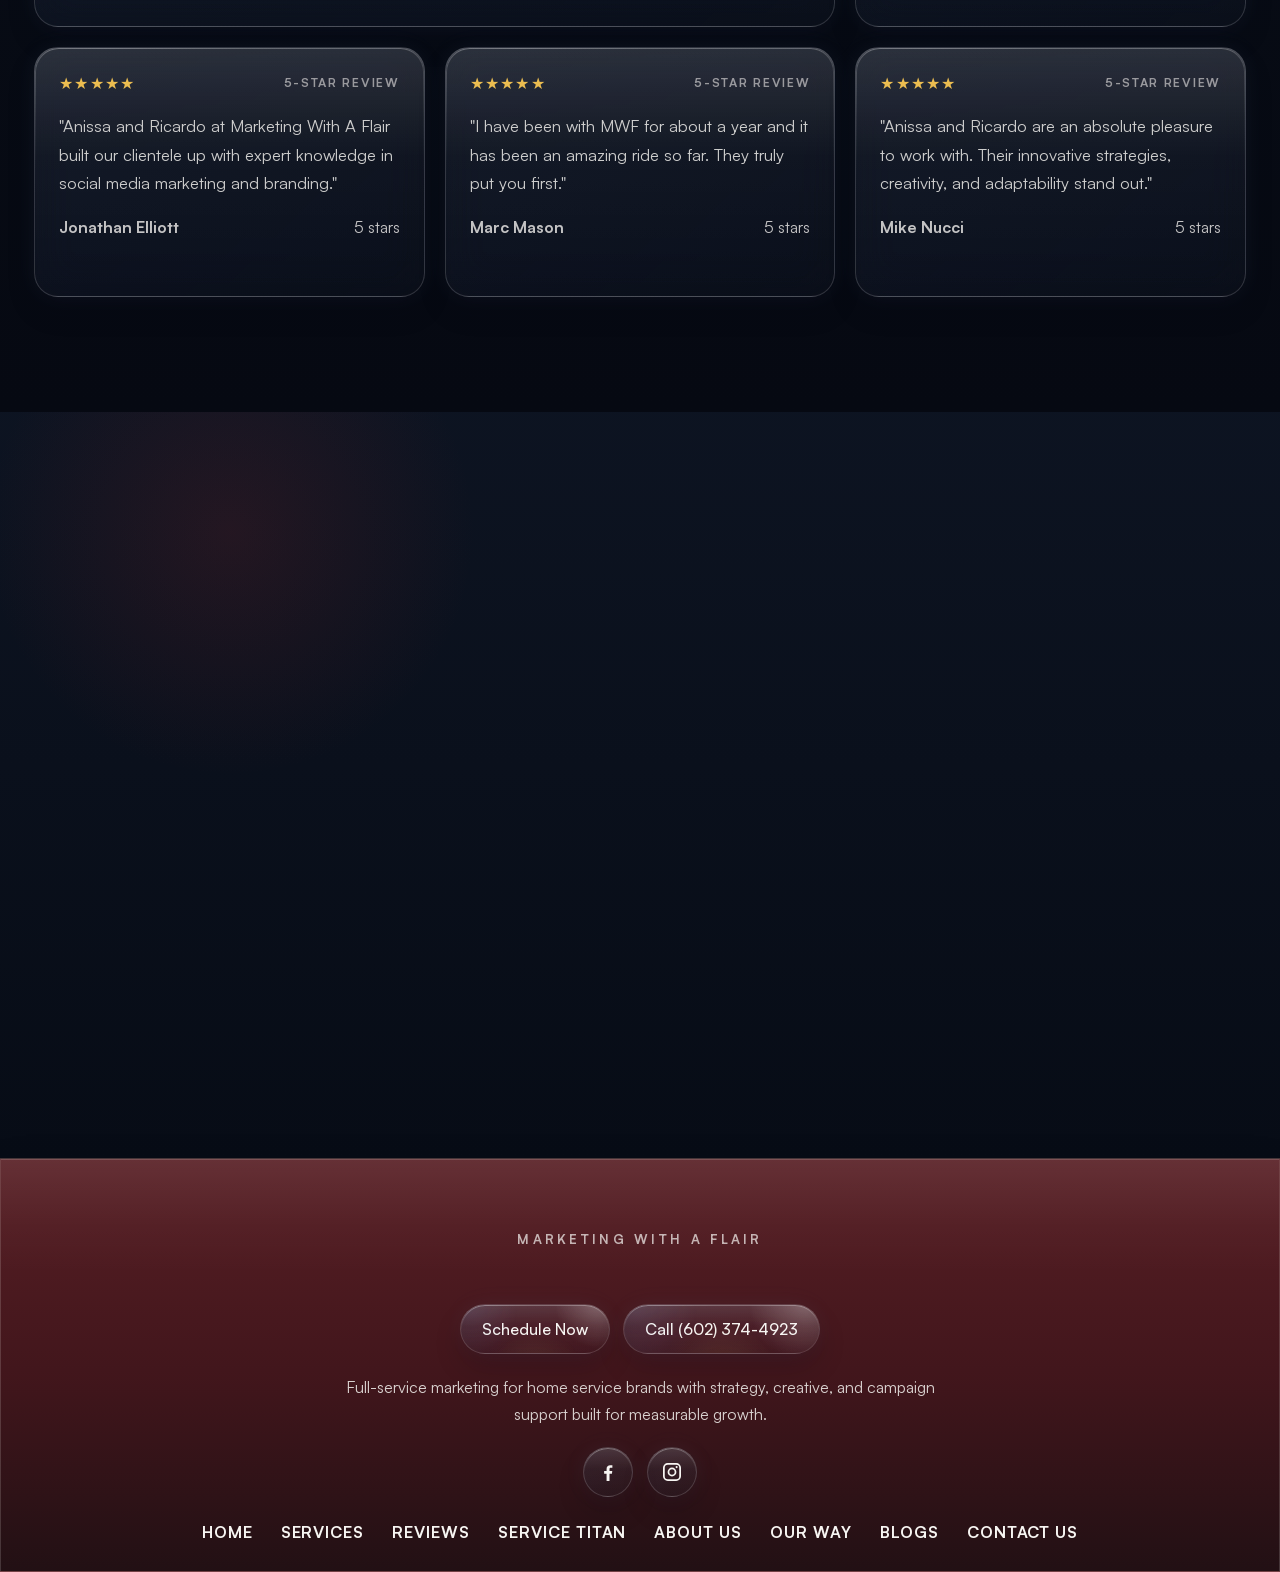
<file: Pages/ServiceTitan/service-titan.html>
<!doctype html>
<html lang="en">
<head>
  <meta charset="utf-8">
  <meta name="viewport" content="width=device-width, initial-scale=1">
  <title>ServiceTitan | Marketing With a Flair</title>
  <link rel="stylesheet" href="../../styles.css">
  <link rel="stylesheet" href="./service-titan.css">
</head>
<body data-page="service-titan" data-root="../.." data-service-titan-link="./service-titan.html" data-blogs-link="../Blogs/blogs.html" data-contact-link="../Contact/contact.html">
  <div data-mwf-header></div>

  <main class="mwf-page-shell mwf-service-titan-page">
    <section class="mwf-service-titan-hero" id="top" aria-labelledby="mwf-service-titan-hero-title">
      <div class="mwf-section-shell mwf-service-titan-hero__shell">
        <div class="mwf-service-titan-hero__intro" data-page-reveal data-reveal-x="-18" data-reveal-y="16">
          <p class="mwf-section-eyebrow">Certified support for the trades</p>
          <h1 class="mwf-section-title" id="mwf-service-titan-hero-title">Marketing With a Flair Is a Full Service Marketing Agency Focused on the Trades</h1>
          <div class="mwf-copy-stack">
            <p>Built for home service contractors who want sharper strategy, stronger campaign visibility, and a partner who understands how ServiceTitan fits into real revenue growth.</p>
            <p>We use ServiceTitan support as part of a broader marketing system, not as a disconnected platform task list.</p>
          </div>
        </div>

        <aside class="mwf-glass-card mwf-service-titan-badge-card" data-page-reveal data-reveal-x="18" data-reveal-y="16">
          <div class="mwf-service-titan-badge-card__brand">
            <img src="../../assets/images/partners/Service Titan.webp" alt="ServiceTitan Certified Marketer">
          </div>
          <div class="mwf-service-titan-badge-card__copy">
            <span class="mwf-contact-row__label">Platform-aligned support</span>
            <strong>Campaign planning, audience strategy, and reporting support designed to fit the way home service teams actually operate.</strong>
          </div>
        </aside>
      </div>
    </section>

    <section class="mwf-gradient-surface mwf-service-titan-proof" aria-labelledby="mwf-service-titan-proof-title">
      <div class="mwf-section-shell mwf-section-shell--stacked">
        <div class="mwf-service-titan-proof__intro" data-page-reveal data-reveal-y="16">
          <p class="mwf-section-eyebrow">Proof and platform context</p>
          <h2 class="mwf-section-title" id="mwf-service-titan-proof-title">A ServiceTitan page built around the same MWF story system used across the site.</h2>
          <p class="mwf-section-copy">The content below adapts your provided ServiceTitan messaging into the same card-led structure used on the Services and Reviews pages.</p>
        </div>

        <div class="mwf-service-titan-proof__grid">
          <article class="mwf-service-titan-video-card mwf-glass-card" data-page-reveal data-reveal-x="-18" data-reveal-y="20">
            <div class="mwf-service-titan-video-card__visual" aria-hidden="true">
              <div class="mwf-service-titan-video-card__play"></div>
              <span class="mwf-service-titan-video-card__chip">Placeholder media</span>
            </div>
            <div class="mwf-service-titan-video-card__meta">
              <h2>Platform walk-through</h2>
              <p>Reserve this block for a ServiceTitan campaign overview, dashboard walkthrough, or case-study recap video.</p>
            </div>
          </article>

          <article class="mwf-service-titan-video-card mwf-glass-card" data-page-reveal data-reveal-x="18" data-reveal-y="20">
            <div class="mwf-service-titan-video-card__visual mwf-service-titan-video-card__visual--alt" aria-hidden="true">
              <div class="mwf-service-titan-video-card__play"></div>
              <span class="mwf-service-titan-video-card__chip">Placeholder media</span>
            </div>
            <div class="mwf-service-titan-video-card__meta">
              <h2>Client success story</h2>
              <p>Use this slot for a testimonial video, before-and-after campaign snapshot, or seasonal offer highlight.</p>
            </div>
          </article>
        </div>
      </div>
    </section>

    <section class="mwf-gradient-surface mwf-service-titan-pillars" aria-labelledby="mwf-service-titan-pillars-title">
      <div class="mwf-section-shell mwf-section-shell--stacked">
        <div class="mwf-service-titan-pillars__intro" data-page-reveal data-reveal-y="16">
          <p class="mwf-section-eyebrow">ServiceTitan marketing pillars</p>
          <h2 class="mwf-section-title" id="mwf-service-titan-pillars-title">Strategy built for market demand, industry fluency, and campaigns that stay flexible.</h2>
        </div>

        <div class="mwf-service-titan-pillars__grid">
          <article class="mwf-glass-card mwf-service-titan-pillar-card" data-page-reveal data-reveal-y="18">
            <p class="mwf-section-eyebrow">Data-driven strategy</p>
            <h2>Marketing Action Plans Built Around Real Market Demand</h2>
            <p>Our Marketing Action Plan is a proprietary process shaped by market presence, windshield time, demographics, and the places homeowners already know your brand. The goal is simple: advertise where your best customers already live and buy.</p>
          </article>

          <article class="mwf-glass-card mwf-service-titan-pillar-card" data-page-reveal data-reveal-y="18">
            <p class="mwf-section-eyebrow">Industry fluency</p>
            <h2>Home Service Industry Advertising Experts</h2>
            <p>We speak your language, know the KPIs that matter, and focus only on home services marketing. Your strategy should not look like it belongs to a dental office or an automotive shop, and we market your company accordingly.</p>
          </article>

          <article class="mwf-glass-card mwf-service-titan-pillar-card" data-page-reveal data-reveal-y="18">
            <p class="mwf-section-eyebrow">Campaign customization</p>
            <h2>No Cookie Cutter or Crockpot Marketing Campaigns</h2>
            <p>From shoulder season to peak season, we evolve campaigns to protect ROI. That means deeper planning, clearer reporting, and customized campaign direction that respects the way your service business actually operates.</p>
          </article>
        </div>
      </div>
    </section>

    <section class="mwf-gradient-surface mwf-service-titan-story" aria-labelledby="mwf-service-titan-story-title">
      <div class="mwf-section-shell mwf-service-titan-story__shell">
        <div class="mwf-service-titan-photo-placeholder" aria-hidden="true" data-page-reveal data-reveal-x="-18" data-reveal-y="12">
          <div class="mwf-service-titan-photo-placeholder__frame">
            <div class="mwf-service-titan-photo-placeholder__badge">Placeholder image</div>
          </div>
        </div>

        <div class="mwf-glass-panel mwf-service-titan-story__panel" data-page-reveal data-reveal-x="18" data-reveal-y="12">
          <p class="mwf-section-eyebrow">Strategic partnership</p>
          <h2 class="mwf-section-title mwf-section-title--sm" id="mwf-service-titan-story-title">Helping Home Service Contractors Grow a More Profitable Business</h2>
          <div class="mwf-copy-stack">
            <p>We know your future customers best when marketing is connected to the day-to-day reality of your business. MWF specializes in attracting new customers through digital and traditional marketing, while also supporting retention through membership optimization, nurturing, and branding campaigns.</p>
            <p>We function as part of your team, helping shape the operational decisions that make campaigns perform better. That includes marketing budgets, vendor relationships, co-op dollars, and tighter alignment with Marketing Pro and platform reporting.</p>
            <p>From shoulder season to peak season, data-driven strategy creates a cleaner path to stronger ROI. Call <a href="tel:6023744923">(602) 374-4923</a> or email <a href="mailto:MWFServices@Marketingwithaflair.com">MWFServices@Marketingwithaflair.com</a> to see if your service area is a fit for a strategic partnership.</p>
          </div>
        </div>
      </div>
    </section>

    <section class="mwf-testimonials mwf-gradient-surface mwf-service-titan-reviews" id="reviews" aria-labelledby="mwf-service-titan-reviews-title">
      <div class="mwf-section-shell mwf-section-shell--stacked">
        <div class="mwf-testimonials__header">
          <div class="mwf-testimonials__headline">
            <p class="mwf-section-eyebrow">Customer confidence</p>
            <h2 class="mwf-section-title" id="mwf-service-titan-reviews-title" data-page-reveal data-reveal-y="16">What Our Customers Say</h2>
            <p class="mwf-section-copy">This section uses the same current review set shown on the homepage so the ServiceTitan page stays aligned with your existing proof.</p>
          </div>

          <div class="mwf-glass-card mwf-testimonials__summary" data-page-reveal data-reveal-y="16">
            <div class="mwf-testimonials__summary-brand">
              <img src="../../assets/images/partners/google-g.svg" alt="" aria-hidden="true">
              <span>Google review summary</span>
            </div>
            <div class="mwf-testimonials__summary-score">
              <strong>5.0</strong>
              <span>/ 5</span>
            </div>
            <div class="mwf-testimonials__stars" aria-label="5 out of 5 stars">
              <span data-star>&#9733;</span>
              <span data-star>&#9733;</span>
              <span data-star>&#9733;</span>
              <span data-star>&#9733;</span>
              <span data-star>&#9733;</span>
            </div>
          </div>
        </div>

        <div class="mwf-testimonials__grid">
          <article class="mwf-glass-card mwf-review-card mwf-review-card--featured">
            <div class="mwf-review-card__topline">
              <span class="mwf-review-card__stars" aria-label="5 out of 5 stars">&#9733;&#9733;&#9733;&#9733;&#9733;</span>
              <span class="mwf-review-card__source">5-star review</span>
            </div>
            <p class="mwf-review-card__quote">"Anissa and her team are hands down the best marketing company that I have had the pleasure to work with."</p>
            <div class="mwf-review-card__meta">
              <strong>Dukes Of Air</strong>
              <span>5 stars</span>
            </div>
          </article>

          <article class="mwf-glass-card mwf-review-card">
            <div class="mwf-review-card__topline">
              <span class="mwf-review-card__stars" aria-label="5 out of 5 stars">&#9733;&#9733;&#9733;&#9733;&#9733;</span>
              <span class="mwf-review-card__source">5-star review</span>
            </div>
            <p class="mwf-review-card__quote">"I can't say enough great things about MWF. They transformed our home services business in the HVAC space."</p>
            <div class="mwf-review-card__meta">
              <strong>Matt Alba</strong>
              <span>5 stars</span>
            </div>
          </article>

          <article class="mwf-glass-card mwf-review-card">
            <div class="mwf-review-card__topline">
              <span class="mwf-review-card__stars" aria-label="5 out of 5 stars">&#9733;&#9733;&#9733;&#9733;&#9733;</span>
              <span class="mwf-review-card__source">5-star review</span>
            </div>
            <p class="mwf-review-card__quote">"Anissa and Ricardo at Marketing With A Flair built our clientele up with expert knowledge in social media marketing and branding."</p>
            <div class="mwf-review-card__meta">
              <strong>Jonathan Elliott</strong>
              <span>5 stars</span>
            </div>
          </article>

          <article class="mwf-glass-card mwf-review-card">
            <div class="mwf-review-card__topline">
              <span class="mwf-review-card__stars" aria-label="5 out of 5 stars">&#9733;&#9733;&#9733;&#9733;&#9733;</span>
              <span class="mwf-review-card__source">5-star review</span>
            </div>
            <p class="mwf-review-card__quote">"I have been with MWF for about a year and it has been an amazing ride so far. They truly put you first."</p>
            <div class="mwf-review-card__meta">
              <strong>Marc Mason</strong>
              <span>5 stars</span>
            </div>
          </article>

          <article class="mwf-glass-card mwf-review-card">
            <div class="mwf-review-card__topline">
              <span class="mwf-review-card__stars" aria-label="5 out of 5 stars">&#9733;&#9733;&#9733;&#9733;&#9733;</span>
              <span class="mwf-review-card__source">5-star review</span>
            </div>
            <p class="mwf-review-card__quote">"Anissa and Ricardo are an absolute pleasure to work with. Their innovative strategies, creativity, and adaptability stand out."</p>
            <div class="mwf-review-card__meta">
              <strong>Mike Nucci</strong>
              <span>5 stars</span>
            </div>
          </article>
        </div>
      </div>
    </section>

    <section class="mwf-gradient-surface mwf-service-titan-cta" id="contact" aria-labelledby="mwf-service-titan-cta-title">
      <div class="mwf-section-shell mwf-section-shell--stacked mwf-service-titan-cta__shell">
        <div class="mwf-glass-panel mwf-service-titan-cta__panel" data-page-reveal data-reveal-x="-18" data-reveal-y="12">
          <p class="mwf-section-eyebrow">Ready to talk strategy?</p>
          <h2 class="mwf-section-title mwf-section-title--sm" id="mwf-service-titan-cta-title">ServiceTitan Support That Feels Connected to the Rest of Your Marketing</h2>
          <div class="mwf-copy-stack">
            <p>From dynamic audiences and campaign optimization to broader brand planning, MWF helps home service teams make their marketing systems more accountable and easier to scale.</p>
          </div>
          <div class="mwf-hero-ionyx__actions">
            <div class="mwf-hero-ionyx__button mwf-hero-ionyx__button--primary">
              <a class="wp-block-button__link" href="tel:6023744923">Schedule Now</a>
            </div>
            <div class="mwf-hero-ionyx__button mwf-hero-ionyx__button--ghost">
              <a class="wp-block-button__link" href="mailto:MWFServices@Marketingwithaflair.com">Email the Team</a>
            </div>
          </div>
        </div>
      </div>
    </section>
  </main>

  <div data-mwf-footer></div>

  <script src="../../assets/js/layout.js"></script>
  <script src="../../assets/js/vendor/gsap.min.js"></script>
  <script src="../../assets/js/vendor/ScrollTrigger.min.js"></script>
  <script src="../../assets/js/scripts.js"></script>
  <script src="../../assets/js/page-reveals.js"></script>
</body>
</html>
</file>
<file: styles.css>
@font-face {
  font-family: "Satoshi";
  src: url("./assets/fonts/Satoshi-Variable.woff2") format("woff2");
  font-weight: 300 900;
  font-style: normal;
  font-display: swap;
}

:root {
  --mwf-bg: #060912;
  --mwf-surface: #09111d;
  --mwf-text: #f7f5f2;
  --mwf-muted: rgba(247, 245, 242, 0.72);
  --mwf-navy: #1c2e45;
  --mwf-blue: #3f5b7f;
  --mwf-red: #a02c2c;
  --mwf-steel: #5a5a5a;
  --mwf-soft-white: #f7f5f2;
  --mwf-header-offset: 92px;
  --mwf-transition: 320ms cubic-bezier(0.22, 1, 0.36, 1);
  --mwf-hero-atmosphere:
    radial-gradient(circle at 18% 20%, rgba(160, 44, 44, 0.13), transparent 22%),
    linear-gradient(180deg, rgba(7, 12, 22, 0.98), rgba(6, 9, 18, 1)),
    var(--mwf-bg);
  --mwf-gradient-hero: var(--mwf-hero-atmosphere);
  --mwf-gradient-soft:
    radial-gradient(circle at 20% 18%, rgba(63, 91, 127, 0.22), transparent 28%),
    linear-gradient(180deg, rgba(8, 14, 24, 0.88), rgba(6, 9, 18, 0.98));
  --mwf-glass-fill:
    linear-gradient(180deg, rgba(255, 255, 255, 0.14), rgba(255, 255, 255, 0.04) 44%, rgba(255, 255, 255, 0.015)),
    linear-gradient(135deg, rgba(25, 35, 56, 0.26), rgba(10, 16, 28, 0.18));
  --mwf-glass-fill-hover:
    linear-gradient(180deg, rgba(255, 255, 255, 0.17), rgba(255, 255, 255, 0.06) 42%, rgba(255, 255, 255, 0.02)),
    linear-gradient(135deg, rgba(25, 35, 56, 0.24), rgba(10, 16, 28, 0.14));
  --mwf-glass-border: 1px solid rgba(244, 247, 255, 0.16);
  --mwf-glass-shadow:
    0 14px 28px rgba(3, 8, 18, 0.16),
    0 0 24px rgba(170, 196, 255, 0.06),
    inset 0 1px 0 rgba(255, 255, 255, 0.12);
  --mwf-glass-shadow-hover:
    0 18px 30px rgba(3, 8, 18, 0.16),
    0 0 28px rgba(198, 161, 91, 0.16),
    0 0 18px rgba(164, 205, 255, 0.12),
    inset 0 1px 0 rgba(255, 255, 255, 0.14);
  --mwf-glass-highlight:
    linear-gradient(180deg, rgba(255, 255, 255, 0.22), rgba(255, 255, 255, 0.06) 28%, rgba(255, 255, 255, 0) 56%),
    radial-gradient(circle at 18% 0%, rgba(255, 255, 255, 0.14), transparent 34%);
  --mwf-heading-leading: 1.02;
  --mwf-heading-leading-display: 0.98;
  --mwf-body-leading: 1.72;
  --mwf-copy-stack-gap: 16px;
  --mwf-content-gap: 20px;
}

*,
*::before,
*::after {
  box-sizing: border-box;
}

html {
  scroll-behavior: smooth;
}

body {
  margin: 0;
  font-family: "Satoshi", sans-serif;
  color: var(--mwf-text);
  background: var(--mwf-bg);
}

img {
  max-width: 100%;
}

a {
  color: inherit;
}

.mwf-page-shell {
  position: relative;
  isolation: isolate;
  width: 100%;
}

.mwf-page-shell::before {
  content: "";
  position: fixed;
  inset: 0;
  z-index: -2;
  pointer-events: none;
  background: var(--mwf-gradient-hero);
  transform: translate3d(0, var(--mwf-page-backdrop-shift, 0px), 0) scale(1.04);
  transform-origin: center top;
  will-change: transform;
}

.mwf-page-shell::after {
  content: "";
  position: fixed;
  inset: 0;
  z-index: -1;
  pointer-events: none;
  background: none;
}

.mwf-header-shell {
  position: fixed;
  inset: 0 0 auto 0;
  z-index: 1000;
  padding: 20px clamp(20px, 3vw, 36px);
  pointer-events: none;
}

.mwf-header-shell a,
.mwf-header-shell button,
.mwf-header-shell nav {
  pointer-events: auto;
}

.mwf-header-shell__inner {
  position: relative;
  overflow: hidden;
  display: grid;
  grid-template-columns: max-content minmax(0, 1fr);
  align-items: center;
  gap: clamp(34px, 4vw, 72px);
  width: min(100%, 1320px);
  margin-inline: auto;
  padding: 14px 26px 14px 18px;
  border: 1px solid rgba(214, 228, 255, 0.14);
  border-radius: 999px;
  color: rgba(247, 245, 242, 0.96);
  background:
    linear-gradient(180deg, rgba(255, 255, 255, 0.13), rgba(255, 255, 255, 0.03) 42%, rgba(255, 255, 255, 0.015)),
    linear-gradient(120deg, rgba(24, 35, 58, 0.68), rgba(15, 23, 41, 0.56) 52%, rgba(32, 24, 48, 0.42));
  backdrop-filter: blur(24px) saturate(150%);
  -webkit-backdrop-filter: blur(24px) saturate(150%);
  box-shadow:
    0 20px 44px rgba(3, 8, 18, 0.26),
    0 0 0 1px rgba(255, 255, 255, 0.03),
    inset 0 1px 0 rgba(255, 255, 255, 0.16);
  transition:
    transform var(--mwf-transition),
    box-shadow var(--mwf-transition),
    background var(--mwf-transition);
}

.mwf-header-shell__inner::before {
  content: "";
  position: absolute;
  inset: 0;
  border-radius: inherit;
  background:
    linear-gradient(180deg, rgba(255, 255, 255, 0.24), rgba(255, 255, 255, 0.08) 22%, rgba(255, 255, 255, 0) 48%);
  mask: linear-gradient(#fff 0 0) content-box, linear-gradient(#fff 0 0);
  mask-composite: exclude;
  -webkit-mask: linear-gradient(#fff 0 0) content-box, linear-gradient(#fff 0 0);
  -webkit-mask-composite: xor;
  padding: 1px;
  pointer-events: none;
  opacity: 0.9;
}

.mwf-header-shell__inner > * {
  position: relative;
  z-index: 1;
}

.mwf-header-shell__brand-row {
  display: flex;
  align-items: center;
  gap: 0;
  padding-left: 14px;
}

.mwf-header-logo {
  display: block;
  margin: 0;
  line-height: 0;
}

.mwf-header-logo img {
  display: block;
  width: auto;
  max-width: 172px;
  max-height: 64px;
  filter: drop-shadow(0 12px 24px rgba(14, 22, 35, 0.14));
}

.mwf-header-nav {
  min-width: 0;
  justify-self: end;
  padding-right: 6px;
}

.wp-block-navigation__container {
  display: flex;
  align-items: center;
  gap: clamp(14px, 1.7vw, 28px);
  margin: 0;
  padding: 0;
  list-style: none;
}

.wp-block-navigation-item__content {
  position: relative;
  display: inline-block;
  padding: 0.2rem 0;
  color: rgba(247, 245, 242, 0.96);
  font-size: 0.96rem;
  font-weight: 600;
  letter-spacing: -0.01em;
  opacity: 0.96;
  text-decoration: none;
}

.wp-block-navigation-item__content::after {
  content: "";
  position: absolute;
  right: 0;
  bottom: -0.35rem;
  left: 0;
  height: 1px;
  border-radius: 999px;
  background: linear-gradient(90deg, rgba(255, 255, 255, 0), rgba(160, 44, 44, 0.9), rgba(255, 255, 255, 0));
  transform: scaleX(0.35);
  opacity: 0;
  transition: transform 250ms cubic-bezier(0.22, 1, 0.36, 1), opacity 250ms cubic-bezier(0.22, 1, 0.36, 1);
}

.wp-block-navigation-item__content:hover,
.wp-block-navigation-item__content:focus-visible,
.current-menu-item > .wp-block-navigation-item__content {
  color: #f7f5f2;
  opacity: 1;
}

.wp-block-navigation-item__content:hover::after,
.wp-block-navigation-item__content:focus-visible::after,
.current-menu-item > .wp-block-navigation-item__content::after {
  transform: scaleX(1);
  opacity: 1;
}

.mwf-nav-toggle {
  display: none;
  align-items: center;
  justify-content: center;
  justify-self: end;
  gap: 5px;
  width: 48px;
  height: 48px;
  padding: 0;
  border: 1px solid rgba(247, 245, 242, 0.12);
  border-radius: 999px;
  background: rgba(255, 255, 255, 0.06);
  color: #f7f5f2;
  cursor: pointer;
  flex-direction: column;
}

.mwf-nav-toggle span {
  width: 18px;
  height: 1.5px;
  border-radius: 999px;
  background: currentColor;
  transition: transform 180ms ease, opacity 180ms ease;
  transform-origin: center;
}

.mwf-nav-toggle[aria-expanded="true"] span:nth-child(1) {
  transform: translateY(6.5px) rotate(45deg);
}

.mwf-nav-toggle[aria-expanded="true"] span:nth-child(2) {
  opacity: 0;
}

.mwf-nav-toggle[aria-expanded="true"] span:nth-child(3) {
  transform: translateY(-6.5px) rotate(-45deg);
}

body.mwf-scrolled .mwf-header-shell__inner {
  transform: translateY(-4px);
  background:
    linear-gradient(180deg, rgba(255, 255, 255, 0.12), rgba(255, 255, 255, 0.025) 44%, rgba(255, 255, 255, 0.015)),
    linear-gradient(120deg, rgba(20, 31, 54, 0.78), rgba(12, 19, 34, 0.68) 52%, rgba(27, 20, 42, 0.5));
  box-shadow:
    0 22px 52px rgba(3, 8, 18, 0.34),
    0 0 0 1px rgba(255, 255, 255, 0.035),
    inset 0 1px 0 rgba(255, 255, 255, 0.14);
}

html,
body {
  overflow-x: clip;
}

.mwf-hero-ionyx {
  --hero-bg: #060912;
  --hero-copy: rgba(247, 245, 242, 0.82);
  --hero-gold-shadow: rgba(198, 161, 91, 0.24);
  position: relative;
  overflow: hidden;
  width: 100%;
  min-height: min(100vh, 980px);
  padding: calc(clamp(20px, 3vw, 38px) + var(--mwf-header-offset)) clamp(22px, 4vw, 48px) clamp(44px, 5vw, 72px);
  background: var(--mwf-gradient-hero);
  color: #f7f5f2;
  isolation: isolate;
}

.mwf-hero-ionyx__backdrop,
.mwf-hero-ionyx__backdrop > * {
  pointer-events: none;
}

.mwf-hero-ionyx__backdrop {
  position: absolute;
  inset: 0;
  z-index: 0;
  overflow: clip;
}

.mwf-hero-ionyx__beam,
.mwf-hero-ionyx__wave {
  position: absolute;
}

.mwf-hero-ionyx__beam {
  width: min(34vw, 520px);
  height: 2px;
  background: linear-gradient(90deg, transparent, rgba(63, 91, 127, 0.55), transparent);
  opacity: 0.6;
  filter: blur(1px);
}

.mwf-hero-ionyx__beam--two {
  right: 0;
  bottom: 18%;
  transform: rotate(-12deg);
  opacity: 0.45;
}

.mwf-hero-ionyx__wave {
  left: 50%;
  width: min(102%, 1400px);
  height: clamp(110px, 16vw, 180px);
  border: 1px solid rgba(247, 245, 242, 0.14);
  border-radius: 50%;
  filter: blur(1px);
  opacity: 0.75;
  transform: translateX(-50%);
}

.mwf-hero-ionyx__wave::before {
  content: "";
  position: absolute;
  inset: -1px;
  border-radius: inherit;
  box-shadow: 0 0 30px rgba(247, 245, 242, 0.16);
}

.mwf-hero-ionyx__wave--bottom {
  bottom: -12%;
}

.mwf-hero-ionyx__inner {
  position: relative;
  z-index: 1;
  display: grid;
  grid-template-columns: minmax(0, 1.08fr) minmax(320px, 0.92fr);
  align-items: center;
  gap: clamp(36px, 5vw, 72px);
  width: min(100%, 1360px);
  min-height: min(86vh, 840px);
  margin: 0 auto;
}

.mwf-hero-ionyx__content,
.mwf-hero-ionyx__visual {
  opacity: 0;
}

.mwf-hero-ionyx__content {
  max-width: 720px;
}

.mwf-hero-ionyx__title {
  max-width: 12ch;
  margin: 0;
  color: #f7f5f2;
  font-size: clamp(2.9rem, 6.4vw, 4.6rem);
  line-height: 0.96;
  letter-spacing: -0.075em;
  text-wrap: balance;
}

.mwf-hero-ionyx__tagline {
  margin: 20px 0 0;
  max-width: 46rem;
  color: var(--mwf-muted);
  font-size: clamp(0.98rem, 1.15vw, 1.08rem);
  line-height: 1.6;
}

.mwf-hero-ionyx__actions {
  display: flex;
  flex-wrap: nowrap;
  align-items: center;
  gap: 12px;
  margin-top: 34px;
}

.mwf-hero-ionyx__button {
  margin: 0;
}

.mwf-hero-ionyx__button .wp-block-button__link {
  --button-glow-x: 82%;
  --button-glow-y: 12%;
  position: relative;
  isolation: isolate;
  display: inline-flex;
  align-items: center;
  justify-content: center;
  min-height: 50px;
  padding: 0.82rem 1.32rem;
  border: var(--mwf-glass-border);
  border-radius: 999px;
  background: var(--mwf-glass-fill);
  color: #f7f5f2;
  font-size: 1rem;
  font-weight: 500;
  line-height: 1;
  text-decoration: none;
  box-shadow: var(--mwf-glass-shadow);
  backdrop-filter: blur(20px) saturate(132%);
  -webkit-backdrop-filter: blur(20px) saturate(132%);
  overflow: hidden;
  transition:
    border-color var(--mwf-transition),
    box-shadow var(--mwf-transition),
    background var(--mwf-transition),
    transform 420ms cubic-bezier(0.22, 1, 0.36, 1);
  will-change: transform;
}

.mwf-hero-ionyx__button .wp-block-button__link::before {
  content: "";
  position: absolute;
  inset: 0;
  border-radius: inherit;
  background: var(--mwf-glass-highlight);
  mask: linear-gradient(#fff 0 0) content-box, linear-gradient(#fff 0 0);
  mask-composite: exclude;
  -webkit-mask: linear-gradient(#fff 0 0) content-box, linear-gradient(#fff 0 0);
  -webkit-mask-composite: xor;
  padding: 1px;
  z-index: 0;
  opacity: 0.85;
}

.mwf-hero-ionyx__button .wp-block-button__link::after {
  content: "";
  position: absolute;
  inset: -18%;
  border-radius: inherit;
  background:
    radial-gradient(circle at var(--button-glow-x) var(--button-glow-y), rgba(255, 255, 255, 0.34), transparent 26%),
    radial-gradient(circle at 50% 130%, rgba(198, 161, 91, 0.24), transparent 40%),
    radial-gradient(circle at 18% 24%, rgba(160, 196, 255, 0.14), transparent 28%);
  opacity: 0.72;
  transform: scale(1) translate3d(0, 0, 0);
  transition: opacity 420ms cubic-bezier(0.22, 1, 0.36, 1), transform 520ms cubic-bezier(0.22, 1, 0.36, 1);
  z-index: 1;
}

.mwf-hero-ionyx__button .wp-block-button__link:hover,
.mwf-hero-ionyx__button .wp-block-button__link:focus-visible {
  color: inherit;
  text-decoration: none;
}

.mwf-hero-ionyx__button--primary .wp-block-button__link:hover,
.mwf-hero-ionyx__button--primary .wp-block-button__link:focus-visible,
.mwf-hero-ionyx__button--primary.is-hovered .wp-block-button__link,
.mwf-hero-ionyx__button--ghost .wp-block-button__link:hover,
.mwf-hero-ionyx__button--ghost .wp-block-button__link:focus-visible,
.mwf-hero-ionyx__button--ghost.is-hovered .wp-block-button__link {
  border-color: rgba(244, 247, 255, 0.2);
  background: var(--mwf-glass-fill-hover);
  box-shadow: var(--mwf-glass-shadow-hover);
}

.mwf-hero-ionyx__button.is-hovered .wp-block-button__link::after {
  opacity: 1;
  transform: scale(1.1) translate3d(0, -1px, 0);
}

.mwf-hero-ionyx__visual {
  display: flex;
  justify-content: center;
  align-items: center;
}

.mwf-hero-ionyx__orb-shell {
  --orb-light-x: 50%;
  --orb-light-y: 50%;
  position: relative;
  display: grid;
  place-items: center;
  width: min(100%, 620px);
  aspect-ratio: 1;
  border-radius: 50%;
  background: transparent;
  cursor: grab;
  transition: transform 360ms cubic-bezier(0.22, 1, 0.36, 1);
  will-change: transform;
}

.mwf-hero-ionyx__orb-shell:active {
  cursor: grabbing;
}

.mwf-hero-ionyx__orb-canvas {
  position: relative;
  z-index: 1;
  display: block;
  width: min(100%, 575px);
  height: auto;
  filter: saturate(0) brightness(1.08) contrast(1.06);
}

body.mwf-menu-open {
  overflow: hidden;
}

.mwf-gradient-surface {
  position: relative;
  background:
    radial-gradient(circle at top center, rgba(46, 67, 98, 0.16), transparent 42%),
    linear-gradient(180deg, rgba(10, 15, 28, 0.96), rgba(6, 9, 18, 1));
  isolation: isolate;
}

.mwf-landing-continuation {
  position: relative;
}

.mwf-landing-continuation section {
  overflow: clip;
}

.mwf-section-shell {
  position: relative;
  z-index: 1;
  display: grid;
  grid-template-columns: minmax(0, 1fr) minmax(0, 1fr);
  gap: clamp(24px, 4vw, 52px);
  width: min(100%, 1320px);
  margin: 0 auto;
  padding: clamp(72px, 9vw, 120px) clamp(18px, 4vw, 34px);
}

.mwf-section-shell--tight {
  grid-template-columns: 1fr;
  gap: 22px;
  padding-block: clamp(42px, 6vw, 68px);
}

.mwf-section-shell--stacked {
  grid-template-columns: 1fr;
}

.mwf-section-eyebrow {
  margin: 0;
  color: rgba(247, 245, 242, 0.72);
  font-size: 0.82rem;
  font-weight: 700;
  letter-spacing: 0.24em;
  text-transform: uppercase;
}

.mwf-section-eyebrow + .mwf-section-title {
  margin-top: 14px;
}

.mwf-section-title {
  margin: 0;
  max-width: 12ch;
  font-size: clamp(2.35rem, 5vw, 4.4rem);
  line-height: var(--mwf-heading-leading);
  letter-spacing: -0.05em;
  text-wrap: balance;
}

.mwf-section-title--sm {
  max-width: 14ch;
  font-size: clamp(2rem, 4vw, 3.4rem);
  line-height: var(--mwf-heading-leading);
}

.mwf-section-copy,
.mwf-copy-stack p,
.mwf-glass-card p,
.mwf-glass-panel p {
  color: rgba(247, 245, 242, 0.82);
  line-height: var(--mwf-body-leading);
}

.mwf-copy-stack {
  display: grid;
  gap: var(--mwf-copy-stack-gap);
}

.mwf-copy-stack p,
.mwf-section-copy {
  margin: 0;
  max-width: 42rem;
}

.mwf-trust-section .mwf-section-title {
  max-width: 9.5ch;
  font-size: clamp(2.6rem, 4.8vw, 4.4rem);
  line-height: var(--mwf-heading-leading-display);
  letter-spacing: -0.055em;
}

.mwf-trust-section .mwf-copy-stack {
  gap: 18px;
}

.mwf-trust-section .mwf-copy-stack p {
  max-width: 28rem;
  color: rgba(247, 245, 242, 0.86);
  font-size: clamp(1.05rem, 1.22vw, 1.18rem);
  line-height: 1.55;
  letter-spacing: -0.01em;
  text-wrap: pretty;
}

.mwf-trust-section {
  --mwf-trust-block-min-height: clamp(560px, 52vw, 860px);
}

.mwf-trust-section .mwf-section-shell {
  align-items: stretch;
}

.mwf-glass-panel,
.mwf-glass-card,
.mwf-media-placeholder,
.mwf-marquee-item,
.mwf-contact-row {
  position: relative;
  isolation: isolate;
  border: var(--mwf-glass-border);
  background: var(--mwf-glass-fill);
  box-shadow: var(--mwf-glass-shadow);
  backdrop-filter: blur(20px) saturate(132%);
  -webkit-backdrop-filter: blur(20px) saturate(132%);
}

.mwf-glass-panel::before,
.mwf-glass-card::before,
.mwf-media-placeholder::before,
.mwf-marquee-item::before,
.mwf-contact-row::before {
  content: "";
  position: absolute;
  inset: 0;
  padding: 1px;
  border-radius: inherit;
  background: var(--mwf-glass-highlight);
  mask: linear-gradient(#fff 0 0) content-box, linear-gradient(#fff 0 0);
  mask-composite: exclude;
  -webkit-mask: linear-gradient(#fff 0 0) content-box, linear-gradient(#fff 0 0);
  -webkit-mask-composite: xor;
  opacity: 0.85;
  pointer-events: none;
}

.mwf-glass-panel > *,
.mwf-glass-card > *,
.mwf-media-placeholder > *,
.mwf-marquee-item > *,
.mwf-contact-row > * {
  position: relative;
  z-index: 1;
}

.mwf-glass-panel {
  padding: clamp(24px, 3vw, 34px);
  border-radius: 30px;
}

.mwf-glass-card,
.mwf-marquee-item,
.mwf-contact-row {
  border-radius: 24px;
}

.mwf-ambient-orb {
  position: absolute;
  pointer-events: none;
  filter: blur(60px);
  opacity: 0.78;
}

.mwf-ambient-orb--trust {
  top: 18%;
  left: 42%;
  width: clamp(260px, 34vw, 420px);
  height: clamp(260px, 34vw, 420px);
  background:
    radial-gradient(circle, rgba(63, 91, 127, 0.42), transparent 54%),
    radial-gradient(circle at 68% 36%, rgba(160, 44, 44, 0.18), transparent 36%);
}

.mwf-media-placeholder {
  min-height: 440px;
  padding: 18px;
  border-radius: 34px;
  display: block;
  background:
    linear-gradient(180deg, rgba(255, 255, 255, 0.08), rgba(255, 255, 255, 0.04) 54%, rgba(255, 255, 255, 0.02)),
    radial-gradient(circle at 18% 18%, rgba(63, 91, 127, 0.2), transparent 26%),
    radial-gradient(circle at 82% 78%, rgba(160, 44, 44, 0.2), transparent 28%),
    linear-gradient(145deg, rgba(28, 46, 69, 0.72), rgba(8, 12, 22, 0.82));
}

.mwf-trust-section .mwf-media-placeholder,
.mwf-trust-section .mwf-trust-section__panel {
  min-height: var(--mwf-trust-block-min-height);
  height: var(--mwf-trust-block-min-height);
}

.mwf-trust-section .mwf-media-placeholder {
  display: flex;
  overflow: hidden;
}

.mwf-trust-section .mwf-media-placeholder__image {
  flex: 1 1 auto;
  min-height: 0;
  height: 100%;
}

.mwf-media-placeholder::after {
  content: "";
  position: absolute;
  inset: 18px;
  border: 1px dashed rgba(247, 245, 242, 0.22);
  border-radius: 24px;
  pointer-events: none;
}

.mwf-media-placeholder__image {
  position: relative;
  z-index: 1;
  display: block;
  width: 100%;
  height: 100%;
  min-height: 404px;
  object-fit: cover;
  border-radius: 24px;
  box-shadow:
    inset 0 1px 0 rgba(255, 255, 255, 0.1),
    0 20px 34px rgba(3, 8, 18, 0.18);
}

.mwf-trust-section__panel {
  display: flex;
  flex-direction: column;
  justify-content: flex-start;
  align-self: stretch;
}

.mwf-landing-actions {
  margin-top: 30px;
}

.mwf-trust-section__panel .mwf-landing-actions {
  margin-top: auto;
  padding-top: 24px;
}

.mwf-landing-actions--center {
  justify-content: center;
}

.mwf-partner-marquee__intro {
  display: grid;
  gap: 10px;
}

.mwf-partner-marquee__intro .mwf-section-title {
  max-width: 20ch;
}

.mwf-marquee-rail {
  --shine-x: -30%;
  width: 100%;
  max-width: 100%;
  min-width: 0;
  padding: 18px 0;
  border-radius: 32px;
  overflow: hidden;
}

.mwf-marquee-rail::after {
  content: "";
  position: absolute;
  inset: 0;
  background: linear-gradient(115deg, transparent 24%, rgba(247, 245, 242, 0.16) 44%, transparent 62%);
  transform: translateX(var(--shine-x));
  pointer-events: none;
  z-index: 1;
}

.mwf-marquee-mask {
  position: absolute;
  top: 0;
  bottom: 0;
  width: clamp(44px, 6vw, 110px);
  z-index: 2;
  pointer-events: none;
}

.mwf-marquee-mask--left {
  left: 0;
  background: linear-gradient(90deg, rgba(6, 9, 18, 0.96), rgba(6, 9, 18, 0));
}

.mwf-marquee-mask--right {
  right: 0;
  background: linear-gradient(270deg, rgba(6, 9, 18, 0.96), rgba(6, 9, 18, 0));
}

.mwf-marquee-track {
  display: flex;
  align-items: center;
  gap: 24px;
  width: max-content;
  will-change: transform;
  outline: none;
}

.mwf-marquee-set {
  display: grid;
  grid-template-columns: repeat(4, minmax(0, 1fr));
  gap: 24px;
  flex: 0 0 var(--mwf-marquee-set-width, 100%);
  width: var(--mwf-marquee-set-width, 100%);
}

.mwf-marquee-item {
  min-width: 0;
  min-height: 160px;
  display: grid;
  place-items: center;
  padding: 10px;
  background: transparent;
  border: 0;
  box-shadow: none;
  backdrop-filter: none;
  -webkit-backdrop-filter: none;
  transition: transform var(--mwf-transition), opacity var(--mwf-transition);
}

.mwf-marquee-item::before {
  display: none;
}

.mwf-marquee-item__logo {
  display: block;
  width: 100%;
  max-width: 240px;
  height: auto;
  max-height: 132px;
  object-fit: contain;
  filter: drop-shadow(0 12px 22px rgba(3, 8, 18, 0.16));
}

.mwf-testimonials__header {
  display: grid;
  grid-template-columns: minmax(0, 1.25fr) minmax(300px, 380px);
  align-items: start;
  gap: clamp(20px, 3vw, 42px);
}

.mwf-testimonials__summary {
  align-self: stretch;
  padding: 26px;
  display: grid;
  align-content: start;
  gap: 14px;
}

.mwf-testimonials__summary > p {
  margin: 0;
}

.mwf-testimonials__headline {
  max-width: 760px;
}

.mwf-testimonials__headline .mwf-section-title {
  max-width: 9.8ch;
}

.mwf-testimonials__summary-brand {
  display: flex;
  align-items: center;
  gap: 12px;
  color: rgba(247, 245, 242, 0.76);
  font-size: 0.86rem;
  font-weight: 700;
  letter-spacing: 0.14em;
  text-transform: uppercase;
}

.mwf-testimonials__summary-brand img {
  width: 28px;
  height: 28px;
  flex: 0 0 auto;
}

.mwf-testimonials__summary-score {
  display: flex;
  align-items: baseline;
  gap: 10px;
}

.mwf-testimonials__summary-score strong {
  font-size: clamp(2.5rem, 5vw, 3.4rem);
  line-height: 0.95;
  letter-spacing: -0.06em;
}

.mwf-testimonials__summary-score span {
  color: rgba(247, 245, 242, 0.72);
  font-size: 1.1rem;
}

.mwf-testimonials__stars {
  display: flex;
  gap: 6px;
  margin: 0;
  color: rgba(247, 245, 242, 0.94);
  font-size: 1.12rem;
}

.mwf-testimonials__summary-source {
  color: rgba(247, 245, 242, 0.58);
  font-size: 0.92rem;
  line-height: 1.5;
}

.mwf-testimonials__grid {
  display: grid;
  grid-template-columns: repeat(3, minmax(0, 1fr));
  gap: 20px;
}


.mwf-review-card {
  min-height: 250px;
  padding: 24px 24px 22px;
  display: grid;
  align-content: start;
  gap: 18px;
  transition:
    transform var(--mwf-transition),
    box-shadow var(--mwf-transition),
    border-color var(--mwf-transition);
}

.mwf-review-card--featured {
  grid-column: span 2;
  min-height: 272px;
}

.mwf-review-card__topline {
  display: flex;
  align-items: center;
  justify-content: space-between;
  gap: 16px;
}

.mwf-review-card__quote {
  margin: 0;
  color: rgba(247, 245, 242, 0.88);
  font-size: clamp(1.04rem, 1.2vw, 1.16rem);
  line-height: 1.55;
}

.mwf-review-card__stars {
  color: rgba(245, 196, 82, 0.96);
  font-size: 1rem;
  letter-spacing: 0.08em;
}

.mwf-review-card__source {
  color: rgba(247, 245, 242, 0.56);
  font-size: 0.76rem;
  font-weight: 700;
  letter-spacing: 0.14em;
  text-transform: uppercase;
}

.mwf-review-card__meta {
  display: flex;
  justify-content: space-between;
  align-items: center;
  gap: 16px;
  margin-top: 20px;
  color: rgba(247, 245, 242, 0.78);
  margin-top: auto;
}

.mwf-resource-grid__intro {
  max-width: 760px;
}

.mwf-resource-grid__cards {
  display: grid;
  grid-template-columns: repeat(2, minmax(0, 1fr));
  gap: 20px;
}

.mwf-resource-card {
  min-height: 240px;
  padding: 26px;
  display: grid;
  align-content: start;
  gap: 16px;
  transition:
    transform var(--mwf-transition),
    box-shadow var(--mwf-transition),
    border-color var(--mwf-transition);
}

.mwf-resource-card__icon {
  width: 52px;
  height: 52px;
  border-radius: 18px;
  display: grid;
  place-items: center;
  color: var(--mwf-soft-white);
  font-weight: 700;
  letter-spacing: 0.08em;
  background:
    radial-gradient(circle at 30% 24%, rgba(247, 245, 242, 0.18), transparent 28%),
    linear-gradient(145deg, rgba(63, 91, 127, 0.46), rgba(160, 44, 44, 0.22));
  box-shadow:
    inset 0 1px 0 rgba(255, 255, 255, 0.18),
    0 10px 22px rgba(3, 8, 18, 0.2);
}

.mwf-resource-card h3,
.mwf-local-specialist h3 {
  margin: 0;
  font-size: 1.4rem;
  line-height: 1.12;
}

.mwf-resource-card p {
  margin: 0;
}

.mwf-quality-banner__visual {
  position: relative;
  width: 100%;
  min-height: clamp(420px, 46vw, 620px);
  border-radius: 0;
  overflow: hidden;
}

.mwf-quality-banner__image {
  position: absolute;
  inset: 0;
  display: block;
  width: 100%;
  height: 100%;
  object-fit: cover;
  object-position: center;
  transform-origin: center;
}

.mwf-quality-banner__overlay {
  position: absolute;
  inset: 0;
  z-index: 1;
  display: flex;
  flex-direction: column;
  align-items: center;
  justify-content: center;
  text-align: center;
  padding: clamp(26px, 4vw, 42px);
  background:
    linear-gradient(180deg, rgba(6, 9, 18, 0.2), rgba(6, 9, 18, 0.26)),
    radial-gradient(circle at 50% 56%, rgba(6, 9, 18, 0.12), rgba(6, 9, 18, 0.52) 62%, rgba(6, 9, 18, 0.72) 100%);
}

.mwf-quality-banner__overlay .mwf-section-title {
  max-width: 18ch;
  font-size: clamp(2.1rem, 5vw, 4rem);
  line-height: var(--mwf-heading-leading-display);
  letter-spacing: -0.055em;
  text-transform: uppercase;
  text-wrap: balance;
  text-shadow:
    0 10px 22px rgba(6, 9, 18, 0.5),
    0 2px 8px rgba(6, 9, 18, 0.36);
}

.mwf-quality-banner__overlay .mwf-section-eyebrow {
  margin-bottom: 18px;
  color: rgba(247, 245, 242, 0.94);
  text-shadow: 0 4px 14px rgba(6, 9, 18, 0.4);
}

.mwf-quality-banner__overlay .mwf-landing-actions {
  justify-content: center;
}

.mwf-quality-banner__overlay .mwf-hero-ionyx__button .wp-block-button__link {
  background:
    linear-gradient(180deg, rgba(255, 255, 255, 0.18), rgba(255, 255, 255, 0.07) 44%, rgba(255, 255, 255, 0.025)),
    linear-gradient(135deg, rgba(18, 28, 47, 0.8), rgba(10, 16, 28, 0.74));
  box-shadow:
    0 18px 30px rgba(3, 8, 18, 0.24),
    0 0 20px rgba(0, 0, 0, 0.16),
    inset 0 1px 0 rgba(255, 255, 255, 0.14);
}

.mwf-quality-banner .mwf-section-shell {
  display: block;
  width: 100%;
  max-width: 100%;
  padding: 0;
}

.mwf-local-specialist__contact {
  align-self: start;
}

.mwf-local-specialist__contact .mwf-section-title {
  margin-bottom: 24px;
}

.mwf-local-specialist__rows {
  display: grid;
  gap: 14px;
  margin-top: 26px;
}

.mwf-contact-row {
  min-width: 0;
  padding: 18px 20px;
  display: grid;
  gap: 6px;
  color: inherit;
  text-decoration: none;
  transition:
    transform var(--mwf-transition),
    box-shadow var(--mwf-transition),
    border-color var(--mwf-transition);
}

.mwf-contact-row strong {
  display: block;
  min-width: 0;
  max-width: 100%;
  font-size: inherit;
  line-height: 1.2;
  overflow-wrap: anywhere;
  word-break: break-word;
}

.mwf-contact-row__label {
  color: rgba(247, 245, 242, 0.64);
  font-size: 0.8rem;
  font-weight: 700;
  letter-spacing: 0.14em;
  text-transform: uppercase;
}

.mwf-local-specialist__visuals {
  display: grid;
  gap: 18px;
}

.mwf-badge-placeholder,
.mwf-map-placeholder {
  padding: 24px;
}

.mwf-badge-placeholder {
  position: relative;
  min-height: 210px;
  overflow: hidden;
  display: grid;
  place-items: center;
  background:
    radial-gradient(circle at 16% 18%, rgba(247, 221, 210, 0.2), transparent 24%),
    radial-gradient(circle at 84% 16%, rgba(160, 44, 44, 0.22), transparent 28%),
    linear-gradient(145deg, rgba(96, 30, 36, 0.88), rgba(48, 19, 24, 0.92) 52%, rgba(23, 18, 25, 0.94)),
    var(--mwf-glass-fill);
}

.mwf-badge-placeholder::before {
  content: "";
  position: absolute;
  inset: 0;
  background:
    linear-gradient(180deg, rgba(247, 245, 242, 0.08), transparent 28%),
    radial-gradient(circle at 50% 100%, rgba(247, 245, 242, 0.1), transparent 34%);
  pointer-events: none;
}

.mwf-badge-placeholder__frame {
  position: relative;
  z-index: 1;
  width: min(100%, 330px);
  padding: 20px;
  border-radius: 28px;
  background:
    linear-gradient(180deg, rgba(255, 246, 241, 0.94), rgba(250, 237, 230, 0.88)),
    rgba(255, 255, 255, 0.28);
  box-shadow:
    0 24px 46px rgba(17, 8, 10, 0.34),
    inset 0 1px 0 rgba(255, 255, 255, 0.78),
    inset 0 -1px 0 rgba(140, 48, 48, 0.15);
}

.mwf-badge-placeholder__image {
  display: block;
  width: 100%;
  height: auto;
  filter: drop-shadow(0 16px 28px rgba(28, 18, 22, 0.18));
}

.mwf-map-placeholder {
  position: relative;
  min-height: 310px;
  overflow: hidden;
  padding: 0;
  display: flex;
  flex-direction: column;
  background:
    linear-gradient(180deg, rgba(247, 245, 242, 0.04), rgba(247, 245, 242, 0)),
    rgba(11, 17, 30, 0.88);
}

.mwf-map-placeholder__meta {
  position: absolute;
  top: 16px;
  left: 16px;
  right: 16px;
  z-index: 2;
  display: flex;
  align-items: center;
  justify-content: space-between;
  gap: 12px;
  padding: 12px 14px;
  border: 1px solid rgba(247, 245, 242, 0.12);
  border-radius: 18px;
  background: rgba(13, 18, 30, 0.66);
  backdrop-filter: blur(16px);
  -webkit-backdrop-filter: blur(16px);
}

.mwf-map-placeholder__meta a {
  color: var(--mwf-soft-white);
  font-size: 0.92rem;
  font-weight: 600;
  text-decoration: none;
}

.mwf-map-placeholder__meta a:hover,
.mwf-map-placeholder__meta a:focus-visible {
  text-decoration: underline;
}

.mwf-map-placeholder__frame {
  display: block;
  width: 100%;
  height: 100%;
  flex: 1 1 auto;
  min-height: 340px;
  border: 0;
  filter: saturate(0.92) contrast(1.04);
}

.mwf-site-footer {
  position: relative;
  margin-top: 0;
  padding: 0;
}

.mwf-site-footer__main {
  position: relative;
  padding: clamp(48px, 7vw, 72px) clamp(16px, 4vw, 36px) clamp(18px, 3vw, 28px);
  background: linear-gradient(180deg, rgba(92, 32, 38, 0.96), rgba(66, 22, 28, 0.98) 54%, rgba(34, 16, 20, 1));
  border: 1px solid rgba(247, 245, 242, 0.16);
  border-radius: 0;
  box-shadow:
    0 24px 44px rgba(16, 7, 10, 0.22),
    inset 0 1px 0 rgba(255, 255, 255, 0.16);
  backdrop-filter: blur(18px) saturate(118%);
  -webkit-backdrop-filter: blur(18px) saturate(118%);
  overflow: hidden;
}

.mwf-site-footer__main::before {
  content: "";
  position: absolute;
  inset: 0;
  pointer-events: none;
  background: linear-gradient(180deg, rgba(255, 255, 255, 0.08), rgba(255, 255, 255, 0.02) 16%, rgba(255, 255, 255, 0) 28%);
}

.mwf-site-footer__inner {
  position: relative;
  z-index: 1;
  width: min(100%, 1160px);
  margin-inline: auto;
  display: grid;
  gap: 24px;
  justify-items: center;
  text-align: center;
}

.mwf-site-footer__brand {
  display: grid;
  gap: 18px;
  justify-items: center;
}

.mwf-site-footer__brand .mwf-section-eyebrow {
  color: rgba(247, 245, 242, 0.7);
}

.mwf-site-footer__tagline {
  width: min(100%, 620px);
  margin: 0;
  color: rgba(247, 245, 242, 0.84);
  font-size: 1rem;
  line-height: 1.7;
}

.mwf-site-footer__actions {
  width: min(100%, 960px);
  padding: 8px 0 2px;
}

.mwf-site-footer__social {
  display: flex;
  align-items: center;
  gap: 14px;
}

.mwf-site-footer__social-link {
  display: inline-grid;
  place-items: center;
  width: 50px;
  height: 50px;
  border-radius: 999px;
  color: var(--mwf-soft-white);
  position: relative;
  overflow: hidden;
  background: var(--mwf-glass-fill);
  border: 1px solid rgba(244, 247, 255, 0.16);
  box-shadow:
    var(--mwf-glass-shadow);
  transition:
    transform var(--mwf-transition),
    box-shadow var(--mwf-transition),
    background var(--mwf-transition);
}

.mwf-site-footer__social-link::before {
  content: "";
  position: absolute;
  inset: 0;
  border-radius: inherit;
  background: var(--mwf-glass-highlight);
  mask: linear-gradient(#fff 0 0) content-box, linear-gradient(#fff 0 0);
  mask-composite: exclude;
  -webkit-mask: linear-gradient(#fff 0 0) content-box, linear-gradient(#fff 0 0);
  -webkit-mask-composite: xor;
  padding: 1px;
  opacity: 0.85;
  pointer-events: none;
}

.mwf-site-footer__social-link:hover,
.mwf-site-footer__social-link:focus-visible {
  transform: translateY(-3px);
  background: var(--mwf-glass-fill-hover);
  box-shadow: var(--mwf-glass-shadow-hover);
}

.mwf-site-footer__social-link svg {
  position: relative;
  z-index: 1;
  width: 24px;
  height: 24px;
}

.mwf-site-footer__nav {
  display: flex;
  flex-wrap: wrap;
  align-items: center;
  justify-content: center;
  gap: 16px 28px;
  width: min(100%, 920px);
}

.mwf-site-footer__nav a {
  color: var(--mwf-soft-white);
  font-size: 1rem;
  font-weight: 700;
  letter-spacing: 0.06em;
  text-decoration: none;
  text-transform: uppercase;
}

.mwf-site-footer__nav a:hover,
.mwf-site-footer__nav a:focus-visible {
  text-decoration: underline;
}


.mwf-glass-card:hover,
.mwf-glass-card:focus-within,
.mwf-contact-row:hover,
.mwf-contact-row:focus-visible,
.mwf-resource-card:hover,
.mwf-review-card:hover {
  transform: translateY(-4px);
  border-color: rgba(244, 247, 255, 0.22);
  box-shadow: var(--mwf-glass-shadow-hover);
}

.mwf-marquee-item:hover,
.mwf-marquee-item:focus-within {
  transform: translateY(-4px);
}

.mwf-contact-row:focus-visible,
.mwf-hero-ionyx__button .wp-block-button__link:focus-visible,
.mwf-marquee-track:focus-visible,
.wp-block-navigation-item__content:focus-visible {
  outline: 2px solid rgba(247, 245, 242, 0.82);
  outline-offset: 3px;
}

@media (max-width: 1100px) {
  .mwf-trust-section {
    --mwf-trust-block-min-height: clamp(400px, 58vw, 620px);
  }

  .mwf-hero-ionyx__inner {
    grid-template-columns: 1fr;
    min-height: auto;
    padding-block: 24px;
    gap: 28px;
  }

  .mwf-hero-ionyx__content {
    position: relative;
    z-index: 2;
    max-width: none;
  }

  .mwf-section-shell,
  .mwf-testimonials__header {
    grid-template-columns: 1fr;
  }

  .mwf-testimonials__grid {
    grid-template-columns: repeat(2, minmax(0, 1fr));
  }

  .mwf-review-card,
  .mwf-review-card--featured {
    grid-column: auto;
  }

  .mwf-hero-ionyx__visual {
    order: 0;
    justify-content: flex-end;
    margin-top: clamp(-180px, -14vw, -104px);
    padding-right: clamp(4px, 3vw, 28px);
    z-index: 1;
  }

  .mwf-hero-ionyx__orb-shell {
    width: min(72vw, 500px);
  }

}

@media (max-width: 820px) {
  .mwf-trust-section {
    --mwf-trust-block-min-height: auto;
  }

  .mwf-trust-section .mwf-media-placeholder,
  .mwf-trust-section .mwf-trust-section__panel {
    height: auto;
  }

  .mwf-trust-section .mwf-trust-section__panel {
    min-height: 0;
  }

  .mwf-trust-section .mwf-media-placeholder {
    min-height: 440px;
  }

  .mwf-trust-section__panel .mwf-landing-actions {
    margin-top: 30px;
    padding-top: 0;
  }
}

@media (max-width: 960px) {
  .mwf-header-shell {
    padding: 14px 12px;
  }

  .mwf-header-shell__inner {
    grid-template-columns: 1fr auto;
    gap: 18px;
    padding: 12px 16px;
    overflow: visible;
  }

  .mwf-header-shell__brand-row {
    padding-left: 0;
  }

  .mwf-nav-toggle {
    display: inline-flex;
  }

  .mwf-header-nav {
    position: fixed;
    top: 92px;
    right: 12px;
    left: auto;
    display: flex;
    align-items: stretch;
    justify-content: flex-start;
    width: min(82vw, 320px);
    max-width: calc(100vw - 24px);
    padding: 22px 20px;
    border: 1px solid rgba(214, 228, 255, 0.14);
    border-radius: 28px;
    background:
      linear-gradient(180deg, rgba(255, 255, 255, 0.12), rgba(255, 255, 255, 0.025) 44%, rgba(255, 255, 255, 0.015)),
      linear-gradient(135deg, rgba(20, 31, 54, 0.92), rgba(12, 19, 34, 0.9) 52%, rgba(27, 20, 42, 0.76));
    backdrop-filter: blur(24px) saturate(150%);
    -webkit-backdrop-filter: blur(24px) saturate(150%);
    box-shadow:
      0 22px 52px rgba(3, 8, 18, 0.34),
      0 0 0 1px rgba(255, 255, 255, 0.035),
      inset 0 1px 0 rgba(255, 255, 255, 0.14);
    max-height: calc(100vh - 110px);
    overflow-y: auto;
    justify-self: auto;
    z-index: 24;
    opacity: 0;
    visibility: hidden;
    pointer-events: none;
    transform: translate3d(22px, -10px, 0) scale(0.96);
    transform-origin: top right;
    transition:
      opacity 220ms cubic-bezier(0.22, 1, 0.36, 1),
      transform 280ms cubic-bezier(0.22, 1, 0.36, 1),
      visibility 0ms linear 280ms;
  }

  .mwf-header-nav.is-open {
    opacity: 1;
    visibility: visible;
    pointer-events: auto;
    transform: translate3d(0, 0, 0) scale(1);
    transition:
      opacity 220ms cubic-bezier(0.22, 1, 0.36, 1),
      transform 280ms cubic-bezier(0.22, 1, 0.36, 1),
      visibility 0ms linear 0ms;
  }

  .mwf-header-nav .wp-block-navigation__container {
    flex-direction: column;
    align-items: flex-start;
    gap: 12px;
    width: 100%;
    padding-top: 0;
  }

  .mwf-header-nav .wp-block-navigation-item {
    width: 100%;
  }

  .mwf-header-nav .wp-block-navigation-item__content {
    display: block;
    width: 100%;
    padding: 0.95rem 0.25rem;
    font-size: 1.05rem;
    opacity: 0;
    transform: translate3d(10px, 0, 0);
    transition:
      opacity 180ms cubic-bezier(0.22, 1, 0.36, 1),
      transform 220ms cubic-bezier(0.22, 1, 0.36, 1);
  }

  .mwf-header-nav.is-open .wp-block-navigation-item__content {
    opacity: 1;
    transform: translate3d(0, 0, 0);
  }

  .mwf-header-nav.is-open .wp-block-navigation-item:nth-child(1) .wp-block-navigation-item__content {
    transition-delay: 40ms;
  }

  .mwf-header-nav.is-open .wp-block-navigation-item:nth-child(2) .wp-block-navigation-item__content {
    transition-delay: 80ms;
  }

  .mwf-header-nav.is-open .wp-block-navigation-item:nth-child(3) .wp-block-navigation-item__content {
    transition-delay: 120ms;
  }

  .mwf-header-nav.is-open .wp-block-navigation-item:nth-child(4) .wp-block-navigation-item__content {
    transition-delay: 160ms;
  }

  .mwf-header-nav.is-open .wp-block-navigation-item:nth-child(5) .wp-block-navigation-item__content {
    transition-delay: 200ms;
  }

  .mwf-section-shell {
    padding-inline: 16px;
  }

  .mwf-testimonials__grid {
    grid-template-columns: repeat(2, minmax(0, 1fr));
  }

  .mwf-review-card,
  .mwf-review-card--featured {
    grid-column: auto;
  }
}

@media (max-width: 767px) {
  :root {
    --mwf-header-offset: 88px;
  }

  .mwf-trust-section {
    --mwf-trust-block-min-height: 420px;
  }

  .mwf-hero-ionyx {
    min-height: auto;
    padding: calc(24px + var(--mwf-header-offset)) 16px 28px;
  }

  .mwf-hero-ionyx__inner {
    gap: 24px;
    width: 100%;
  }

  .mwf-hero-ionyx__title {
    max-width: none;
    font-size: clamp(2.35rem, 10vw, 3.6rem);
  }

  .mwf-hero-ionyx__tagline {
    margin-top: 16px;
  }

  .mwf-hero-ionyx__actions {
    gap: 10px;
    margin-top: 24px;
    flex-wrap: wrap;
  }

  .mwf-hero-ionyx__button,
  .mwf-hero-ionyx__button .wp-block-button__link {
    width: 100%;
    justify-content: center;
  }

  .mwf-hero-ionyx__visual {
    order: 0;
    justify-content: flex-end;
    margin-top: -118px;
    padding-right: 0;
  }

  .mwf-hero-ionyx__orb-shell {
    width: min(82vw, 336px);
  }

  .mwf-hero-ionyx__beam,
  .mwf-hero-ionyx__wave {
    display: none;
  }

  .mwf-section-shell {
    gap: 22px;
    padding: 54px 14px;
  }

  .mwf-section-title {
    max-width: none;
    font-size: clamp(2rem, 9vw, 3.2rem);
  }

  .mwf-section-title--sm {
    font-size: clamp(1.85rem, 8vw, 2.7rem);
  }

  .mwf-media-placeholder {
    padding: 14px;
  }

  .mwf-media-placeholder__image {
    min-height: calc(var(--mwf-trust-block-min-height) - 28px);
  }

  .mwf-glass-panel {
    padding: 22px;
    border-radius: 24px;
  }

  .mwf-glass-card,
  .mwf-contact-row,
  .mwf-marquee-item {
    border-radius: 20px;
  }

  .mwf-marquee-item {
    min-height: 124px;
    padding: 8px;
  }

  .mwf-marquee-track {
    width: max-content;
    gap: 16px;
  }

  .mwf-marquee-set {
    display: flex;
    align-items: center;
    gap: 16px;
    flex: 0 0 auto;
    width: max-content;
  }

  .mwf-marquee-item {
    flex: 0 0 clamp(132px, 34vw, 156px);
    min-height: 124px;
    width: clamp(132px, 34vw, 156px);
    padding-inline: 10px;
  }

  .mwf-marquee-item__logo {
    width: 100%;
    max-width: none;
    max-height: 100px;
  }

  .mwf-testimonials__grid,
  .mwf-resource-grid__cards {
    grid-template-columns: 1fr;
  }

  .mwf-review-card,
  .mwf-resource-card {
    min-height: auto;
  }

  .mwf-testimonials__summary {
    padding: 22px;
  }

  .mwf-testimonials__summary-brand {
    font-size: 0.78rem;
    letter-spacing: 0.12em;
  }

  .mwf-testimonials__summary-score strong {
    font-size: 2.3rem;
  }

  .mwf-review-card {
    padding: 22px 20px 20px;
  }

  .mwf-review-card__topline,
  .mwf-review-card__meta {
    align-items: flex-start;
    flex-direction: column;
  }

  .mwf-review-card__meta {
    gap: 8px;
  }

  .mwf-quality-banner__visual {
    min-height: 360px;
    border-radius: 28px;
  }

  .mwf-local-specialist__contact,
  .mwf-local-specialist__visuals,
  .mwf-badge-placeholder,
  .mwf-map-placeholder,
  .mwf-site-footer__brand,
  .mwf-site-footer__actions,
  .mwf-site-footer__nav {
    min-width: 0;
    width: 100%;
    max-width: 100%;
  }

  .mwf-quality-banner__overlay .mwf-hero-ionyx__actions,
  .mwf-site-footer .mwf-hero-ionyx__actions {
    flex-direction: column;
  }

  .mwf-site-footer__main {
    padding-top: 40px;
    border-radius: 0;
  }

  .mwf-site-footer__nav {
    gap: 14px 18px;
  }

  .mwf-map-placeholder__meta {
    align-items: flex-start;
    flex-direction: column;
  }

  .mwf-map-placeholder__frame {
    min-height: 300px;
  }
}

@media (max-width: 600px) {
  .mwf-trust-section {
    --mwf-trust-block-min-height: 520px;
  }

  .mwf-header-shell__inner {
    border-radius: 32px;
  }

  .mwf-header-logo img {
    max-width: 136px;
  }

  .mwf-marquee-rail {
    padding: 14px;
    border-radius: 24px;
  }

  .mwf-marquee-track,
  .mwf-marquee-set {
    gap: 12px;
  }

  .mwf-marquee-item {
    min-height: 108px;
  }

  .mwf-marquee-item__logo {
    max-width: min(74vw, 190px);
    max-height: 86px;
  }

  .mwf-site-footer__social-link {
    width: 46px;
    height: 46px;
  }

  .mwf-map-placeholder__frame {
    min-height: 260px;
  }
}

@media (prefers-reduced-motion: reduce) {
  html {
    scroll-behavior: auto;
  }

  .mwf-header-shell__inner,
  .mwf-nav-toggle span,
  .mwf-hero-ionyx__button .wp-block-button__link,
  .mwf-hero-ionyx__button .wp-block-button__link::after,
  .mwf-hero-ionyx__orb-shell,
  .mwf-glass-card,
  .mwf-contact-row,
  .mwf-marquee-item,
  .mwf-resource-card,
  .mwf-review-card {
    transition: none;
  }

  .mwf-hero-ionyx__content,
  .mwf-hero-ionyx__visual {
    opacity: 1;
  }

  .mwf-marquee-track {
    width: 100%;
    flex-wrap: wrap;
    transform: none !important;
  }

}
</file>
<file: services/service-section.css>
.mwf-services-v02 {
  --v02-text: #f7f5f2;
  --v02-muted: rgba(247, 245, 242, 0.74);
  --v02-section-bg: var(--mwf-gradient-hero);
  position: relative;
  overflow: clip;
  padding: clamp(72px, 9vw, 120px) clamp(18px, 4vw, 34px);
  background:
    radial-gradient(circle at 72% 32%, rgba(42, 61, 92, 0.18), transparent 28%),
    linear-gradient(180deg, rgba(10, 15, 28, 0.98), rgba(6, 9, 18, 1));
  color: var(--v02-text);
  font-family: "Satoshi", sans-serif;
  isolation: isolate;
}

.mwf-services-v02__inner {
  position: relative;
  z-index: 1;
  display: grid;
  grid-template-columns: minmax(280px, 0.82fr) minmax(0, 1.38fr);
  gap: clamp(28px, 4vw, 56px);
  width: min(100%, 1320px);
  margin: 0 auto;
  overflow-x: clip;
}

@media (min-width: 861px) {
  .mwf-services-v02 {
    min-height: 100vh;
    display: grid;
    align-items: start;
    padding-top: calc(var(--services-header-offset, 148px) + 14px);
    padding-bottom: clamp(24px, 3vw, 36px);
  }

  .mwf-services-v02__inner {
    min-height: clamp(520px, calc(100vh - var(--services-header-offset, 148px) - 72px), 660px);
    align-items: start;
  }

  .mwf-services-v02__deck {
    min-height: clamp(470px, calc(100vh - var(--services-header-offset, 148px) - 108px), 620px);
  }
}

.mwf-services-v02__rail {
  align-self: start;
}

.mwf-services-v02__eyebrow {
  margin: 0 0 14px;
  color: rgba(247, 245, 242, 0.7);
  font-size: 0.82rem;
  font-weight: 700;
  letter-spacing: 0.24em;
  text-transform: uppercase;
}

.mwf-services-v02__title {
  margin: 0;
  font-size: clamp(2.8rem, 5vw, 5rem);
  line-height: 0.94;
  letter-spacing: -0.075em;
  text-transform: uppercase;
}

.mwf-services-v02__lede {
  margin: 18px 0 0;
  max-width: 29rem;
  color: var(--v02-muted);
  font-size: clamp(1rem, 1.28vw, 1.1rem);
  line-height: 1.7;
  text-wrap: balance;
}

.mwf-services-v02__manifesto {
  margin-top: 28px;
  padding: 18px 20px;
  border: 1px solid rgba(244, 247, 255, 0.16);
  border-radius: 22px;
  background: var(--mwf-glass-fill);
  box-shadow: var(--mwf-glass-shadow);
  backdrop-filter: blur(20px) saturate(132%);
  -webkit-backdrop-filter: blur(20px) saturate(132%);
}

.mwf-services-v02__manifesto p {
  margin: 0;
  color: rgba(247, 245, 242, 0.88);
  line-height: 1.6;
}

.mwf-services-v02__body {
  min-width: 0;
  overflow: clip;
}

.mwf-services-v02__deck {
  position: relative;
  min-height: 680px;
  overflow: clip;
  perspective: 1400px;
  transform-style: preserve-3d;
}

.mwf-services-v02__service-card {
  position: absolute;
  top: 0;
  left: 0;
  width: 46.5%;
  min-height: 360px;
  padding: 24px 22px 118px;
  border: 1px solid rgba(244, 247, 255, 0.16);
  border-radius: 28px;
  background: var(--mwf-glass-fill);
  box-shadow: var(--mwf-glass-shadow);
  backdrop-filter: blur(20px) saturate(132%);
  -webkit-backdrop-filter: blur(20px) saturate(132%);
  opacity: 0;
  transform: none;
  filter: none;
  pointer-events: none;
  transform-origin: top center;
  will-change: transform, opacity, filter;
}

.mwf-services-v02__service-card::before {
  content: "";
  position: absolute;
  inset: 0;
  border-radius: inherit;
  background: var(--mwf-glass-highlight);
  mask: linear-gradient(#fff 0 0) content-box, linear-gradient(#fff 0 0);
  mask-composite: exclude;
  -webkit-mask: linear-gradient(#fff 0 0) content-box, linear-gradient(#fff 0 0);
  -webkit-mask-composite: xor;
  padding: 1px;
  opacity: 0.85;
  pointer-events: none;
}

.mwf-services-v02__service-card > * {
  position: relative;
  z-index: 1;
}

.mwf-services-v02__card-head {
  display: flex;
  align-items: center;
  gap: 14px;
  margin-bottom: 16px;
}

.mwf-services-v02__icon {
  flex: 0 0 auto;
  display: inline-flex;
  align-items: center;
  justify-content: center;
  width: 38px;
  height: 38px;
}

.mwf-services-v02__icon svg {
  width: 28px;
  height: 28px;
  fill: none;
  stroke: rgba(247, 245, 242, 0.88);
  stroke-width: 2;
  stroke-linecap: round;
  stroke-linejoin: round;
  opacity: 0.9;
}

.mwf-services-v02__service-card h3 {
  margin: 0;
  color: #f7f5f2;
  font-size: clamp(1.28rem, 1.55vw, 1.62rem);
  line-height: 1.06;
  letter-spacing: -0.02em;
  text-wrap: balance;
}

.mwf-services-v02__service-card ul {
  margin: 12px 0 0;
  padding-left: 1.08rem;
  max-width: calc(100% - min(34%, 170px));
  color: rgba(247, 245, 242, 0.88);
  line-height: 1.56;
}

.mwf-services-v02__service-card li + li {
  margin-top: 8px;
}

.mwf-services-v02__card-art {
  position: absolute;
  right: 14px;
  bottom: 10px;
  width: clamp(116px, 34%, 188px);
  aspect-ratio: 1;
  background-image: url("../assets/images/services/service-illustrations-grid.png");
  background-size: 360% 360%;
  background-position: var(--service-art-x, 50%) var(--service-art-y, 50%);
  background-repeat: no-repeat;
  opacity: 0.92;
  filter: saturate(0.9) brightness(1.02) contrast(1.08);
  mix-blend-mode: screen;
  mask-image: radial-gradient(ellipse at 54% 58%, rgba(0, 0, 0, 1) 0%, rgba(0, 0, 0, 0.96) 38%, rgba(0, 0, 0, 0.7) 56%, rgba(0, 0, 0, 0.22) 72%, rgba(0, 0, 0, 0) 86%);
  -webkit-mask-image: radial-gradient(ellipse at 54% 58%, rgba(0, 0, 0, 1) 0%, rgba(0, 0, 0, 0.96) 38%, rgba(0, 0, 0, 0.7) 56%, rgba(0, 0, 0, 0.22) 72%, rgba(0, 0, 0, 0) 86%);
  pointer-events: none;
}

@media (max-width: 1080px) {
  .mwf-services-v02__inner {
    grid-template-columns: 1fr;
  }
}

@media (max-width: 860px) {
  .mwf-services-v02__deck {
    min-height: 560px;
  }

  .mwf-services-v02__service-card {
    width: 100%;
    min-height: 320px;
  }

  .mwf-services-v02__service-card ul {
    max-width: calc(100% - min(38%, 164px));
  }
}

@media (max-width: 720px) {
  .mwf-services-v02 {
    padding-inline: 14px;
  }

  .mwf-services-v02__deck {
    min-height: 520px;
  }

  .mwf-services-v02__service-card {
    min-height: 300px;
    padding: 22px 18px 92px;
    border-radius: 22px;
  }

  .mwf-services-v02__card-head {
    gap: 12px;
    margin-bottom: 14px;
  }

  .mwf-services-v02__icon {
    width: 34px;
    height: 34px;
  }

  .mwf-services-v02__icon svg {
    width: 24px;
    height: 24px;
  }

  .mwf-services-v02__service-card ul {
    max-width: calc(100% - 120px);
  }

  .mwf-services-v02__card-art {
    right: 10px;
    bottom: 8px;
    width: clamp(96px, 32vw, 136px);
  }
}

@media (prefers-reduced-motion: reduce) {
  .mwf-services-v02__service-card {
    position: relative;
    width: 100%;
    min-height: auto;
    margin-top: 16px;
    opacity: 1;
    transform: none;
    filter: none;
  }

  .mwf-services-v02__deck {
    min-height: auto;
  }
}
</file>
<file: Pages/AboutUs/about-us.css>
body[data-page="about"] {
  background:
    radial-gradient(circle at top left, rgba(63, 91, 127, 0.22), transparent 28%),
    linear-gradient(180deg, #060912, #050810);
}

.mwf-about-page {
  position: relative;
}

.mwf-about-hero {
  position: relative;
  overflow: clip;
  padding-top: calc(var(--mwf-header-offset) + clamp(14px, 2.4vw, 30px));
  background: var(--mwf-hero-atmosphere);
}

.mwf-about-hero__backdrop,
.mwf-about-hero__backdrop > * {
  pointer-events: none;
}

.mwf-about-hero__backdrop {
  position: absolute;
  inset: 0;
}

.mwf-about-hero__beam,
.mwf-about-hero__glow {
  position: absolute;
}

.mwf-about-hero__beam {
  display: none;
}

.mwf-about-hero__glow {
  right: 8%;
  bottom: 8%;
  width: clamp(220px, 34vw, 460px);
  height: clamp(220px, 34vw, 460px);
  border-radius: 50%;
  background:
    radial-gradient(circle, rgba(63, 91, 127, 0.34), transparent 58%),
    radial-gradient(circle at 66% 30%, rgba(160, 44, 44, 0.18), transparent 30%);
  filter: blur(42px);
  opacity: 0.78;
}

.mwf-about-hero__shell,
.mwf-about-story__shell,
.mwf-about-expertise__shell,
.mwf-about-contact__shell,
.mwf-about-legacy__shell {
  align-items: stretch;
}

.mwf-about-hero__shell {
  padding-top: clamp(72px, 9vw, 120px);
  padding-bottom: clamp(54px, 6vw, 84px);
}

.mwf-about-hero__content .mwf-section-title {
  max-width: 11ch;
}

.mwf-about-hero__content .mwf-copy-stack p {
  max-width: 44rem;
  font-size: clamp(1rem, 1.22vw, 1.12rem);
  line-height: var(--mwf-body-leading);
}

.mwf-about-hero__actions {
  margin-top: 32px;
}

.mwf-about-hero__visual,
.mwf-about-story__media,
.mwf-about-contact__visual {
  display: flex;
  min-width: 0;
}

.mwf-about-hero-card,
.mwf-about-hero-card img,
.mwf-about-story-card,
.mwf-about-story-card .mwf-media-placeholder__image,
.mwf-about-expertise__media,
.mwf-about-expertise__media .mwf-media-placeholder__image,
.mwf-about-contact__visual .mwf-media-placeholder,
.mwf-about-contact__visual .mwf-media-placeholder__image {
  height: 100%;
}

.mwf-about-hero__visual > *,
.mwf-about-story__media > *,
.mwf-about-contact__visual > * {
  flex: 1 1 auto;
}

.mwf-about-hero-card {
  display: grid;
  gap: 16px;
  padding: 18px;
  border-radius: 34px;
}

.mwf-about-hero-card img {
  display: block;
  width: 100%;
  min-height: 430px;
  object-fit: cover;
  border-radius: 24px;
}

.mwf-about-hero-card__meta {
  display: grid;
  gap: 8px;
}

.mwf-about-section-intro {
  max-width: 860px;
}

.mwf-about-section-intro .mwf-section-title {
  max-width: 14ch;
}

.mwf-about-section-intro--center {
  margin-inline: auto;
  text-align: center;
}

.mwf-about-section-intro--center .mwf-section-title {
  max-width: 18ch;
  margin-inline: auto;
}

.mwf-about-leadership__grid {
  display: grid;
  grid-template-columns: repeat(2, minmax(0, 1fr));
  gap: 22px;
  align-items: stretch;
}

.mwf-about-bio-card {
  display: grid;
  grid-template-rows: auto 1fr;
  height: 100%;
  overflow: hidden;
}

.mwf-about-bio-card__media {
  position: relative;
  aspect-ratio: 4 / 3;
  min-height: 0;
}

.mwf-about-bio-card__media img {
  display: block;
  width: 100%;
  height: 100%;
  object-fit: cover;
}

.mwf-about-bio-card__body {
  display: grid;
  align-content: start;
  gap: 14px;
  padding: 24px;
}

.mwf-about-bio-card__body h3 {
  margin: 0;
  font-size: clamp(1.7rem, 2.3vw, 2.1rem);
  line-height: var(--mwf-heading-leading);
  letter-spacing: -0.04em;
}

.mwf-about-bio-card__body p {
  margin: 0;
}

.mwf-about-inline-link {
  color: rgba(247, 245, 242, 0.92);
  font-weight: 700;
  text-decoration-thickness: 1px;
  text-underline-offset: 0.2em;
}

.mwf-about-inline-link:hover,
.mwf-about-inline-link:focus-visible {
  color: #ffffff;
}

.mwf-about-story__panel .mwf-copy-stack p,
.mwf-about-legacy__content .mwf-copy-stack p,
.mwf-about-expertise__panel .mwf-copy-stack p {
  max-width: 38rem;
}

.mwf-about-story__media {
  display: grid;
  grid-template-rows: minmax(0, 1fr) auto;
  gap: 18px;
  height: 100%;
}

.mwf-about-story-card {
  min-height: 0;
}

.mwf-about-story__badge {
  display: grid;
  place-items: center;
  padding: 22px;
  min-height: 180px;
}

.mwf-about-story__badge img {
  display: block;
  width: min(100%, 220px);
  height: auto;
}

.mwf-about-legacy {
  position: relative;
  background:
    radial-gradient(circle at 18% 20%, rgba(247, 245, 242, 0.06), transparent 20%),
    linear-gradient(180deg, rgba(149, 40, 40, 0.96), rgba(116, 31, 31, 1));
}

.mwf-about-legacy__content .mwf-section-eyebrow,
.mwf-about-values .mwf-section-eyebrow {
  color: rgba(247, 245, 242, 0.78);
}

.mwf-about-legacy__content .mwf-copy-stack p {
  color: rgba(247, 245, 242, 0.92);
}

.mwf-about-legacy__badge {
  display: grid;
  place-items: center;
  height: 100%;
  min-height: 320px;
  padding: 26px;
  background:
    radial-gradient(circle at 50% 20%, rgba(247, 245, 242, 0.12), transparent 26%),
    linear-gradient(160deg, rgba(18, 28, 46, 0.72), rgba(11, 17, 29, 0.84)),
    var(--mwf-glass-fill);
}

.mwf-about-legacy__badge img {
  display: block;
  width: min(100%, 260px);
  height: auto;
}

.mwf-about-gallery__grid {
  display: grid;
  grid-template-columns: repeat(3, minmax(0, 1fr));
  gap: 18px;
}

.mwf-about-gallery__item {
  overflow: hidden;
  min-height: 260px;
}

.mwf-about-gallery__item img {
  display: block;
  width: 100%;
  height: 100%;
  object-fit: cover;
  transition: transform 420ms cubic-bezier(0.22, 1, 0.36, 1);
}

.mwf-about-gallery__item:hover img,
.mwf-about-gallery__item:focus-within img {
  transform: scale(1.04);
}

.mwf-about-values {
  background:
    radial-gradient(circle at 78% 18%, rgba(255, 255, 255, 0.06), transparent 22%),
    linear-gradient(180deg, rgba(152, 42, 42, 0.98), rgba(116, 31, 31, 1));
}

.mwf-about-values__shell {
  gap: 22px;
  justify-items: center;
  text-align: center;
}

.mwf-about-values__content {
  max-width: 900px;
}

.mwf-about-values__content .mwf-section-title {
  max-width: 18ch;
  margin-inline: auto;
}

.mwf-about-expertise__media {
  height: 100%;
  min-height: 420px;
}

.mwf-about-expertise__panel {
  display: grid;
  align-content: start;
  gap: var(--mwf-content-gap);
  height: 100%;
}

.mwf-about-expertise__links {
  display: flex;
  flex-wrap: wrap;
  gap: 16px 22px;
}

.mwf-about-contact__panel .mwf-section-copy {
  max-width: 36rem;
}

.mwf-about-contact__panel {
  display: grid;
  align-content: start;
  height: 100%;
}

.mwf-about-contact__rows {
  display: grid;
  gap: 14px;
  margin-top: 24px;
}

.mwf-about-contact__visual .mwf-media-placeholder {
  height: 100%;
  min-height: 420px;
}

@media (max-width: 1100px) {
  .mwf-about-hero__shell,
  .mwf-about-story__shell,
  .mwf-about-legacy__shell,
  .mwf-about-expertise__shell,
  .mwf-about-contact__shell {
    grid-template-columns: 1fr;
  }

  .mwf-about-hero__visual {
    max-width: 720px;
  }

  .mwf-about-story__media {
    grid-template-rows: auto auto;
  }

  .mwf-about-legacy__badge {
    min-height: 260px;
    max-width: 420px;
  }

  .mwf-about-gallery__grid {
    grid-template-columns: repeat(2, minmax(0, 1fr));
  }
}

@media (max-width: 820px) {
  .mwf-about-leadership__grid,
  .mwf-about-gallery__grid {
    grid-template-columns: 1fr;
  }

  .mwf-about-story-card,
  .mwf-about-expertise__media,
  .mwf-about-contact__visual .mwf-media-placeholder {
    min-height: 360px;
  }
}

@media (max-width: 767px) {
  .mwf-about-hero {
    padding-top: calc(var(--mwf-header-offset) + 28px);
  }

  .mwf-about-hero-card {
    padding: 14px;
    border-radius: 28px;
  }

  .mwf-about-hero-card img,
  .mwf-about-bio-card__media,
  .mwf-about-story-card,
  .mwf-about-expertise__media,
  .mwf-about-contact__visual .mwf-media-placeholder {
    min-height: 300px;
  }

  .mwf-about-bio-card__body,
  .mwf-about-story__badge,
  .mwf-about-legacy__badge {
    padding: 20px;
  }

  .mwf-about-expertise__links {
    flex-direction: column;
    align-items: flex-start;
  }
}
</file>
<file: Pages/Contact/contact.css>
.mwf-contact-page {
  --mwf-page-backdrop-shift: 0px;
}

.mwf-contact-hero {
  padding-top: calc(var(--mwf-header-offset) + clamp(14px, 2.4vw, 30px));
  background: var(--mwf-hero-atmosphere);
}

.mwf-contact-hero .mwf-hero-ionyx__inner {
  padding-top: clamp(72px, 9vw, 120px);
}

.mwf-contact-hero .mwf-hero-ionyx__content {
  gap: 18px;
}

.mwf-contact-hero .mwf-hero-ionyx__title {
  max-width: 10.2ch;
}

.mwf-contact-hero .mwf-copy-stack p {
  max-width: 41rem;
  font-size: clamp(1rem, 1.18vw, 1.14rem);
}

.mwf-contact-hero__highlights {
  display: grid;
  grid-template-columns: repeat(2, minmax(0, 1fr));
  gap: 16px;
  margin-top: 10px;
}

.mwf-contact-hero__highlight {
  min-height: 132px;
  padding: 22px 20px;
  display: grid;
  align-content: start;
  gap: 10px;
}

.mwf-contact-hero__highlight strong {
  font-size: clamp(1.1rem, 1.5vw, 1.28rem);
  line-height: 1.3;
  letter-spacing: -0.03em;
}

.mwf-contact-hero__visual-stack {
  position: relative;
  min-height: 100%;
  display: grid;
  align-content: center;
}

.mwf-contact-hero__signal-card {
  position: absolute;
  right: 0;
  bottom: 8%;
  width: min(320px, 44%);
  padding: 22px;
}

.mwf-contact-hero__signal-list {
  display: grid;
  gap: 12px;
  margin: 12px 0 0;
  padding: 0;
  list-style: none;
}

.mwf-contact-hero__signal-list li {
  position: relative;
  padding-left: 18px;
  color: rgba(247, 245, 242, 0.84);
  line-height: 1.6;
}

.mwf-contact-hero__signal-list li::before {
  content: "";
  position: absolute;
  top: 0.74em;
  left: 0;
  width: 8px;
  height: 8px;
  border-radius: 999px;
  background: linear-gradient(135deg, rgba(247, 245, 242, 0.9), rgba(160, 44, 44, 0.88));
  box-shadow: 0 0 16px rgba(160, 44, 44, 0.24);
}

.mwf-contact-direct {
  background:
    radial-gradient(circle at 22% 16%, rgba(63, 91, 127, 0.2), transparent 24%),
    linear-gradient(180deg, rgba(10, 18, 31, 0.98), rgba(7, 12, 22, 1));
}

.mwf-contact-direct__shell,
.mwf-contact-presence__shell {
  align-items: stretch;
}

.mwf-contact-direct__panel,
.mwf-contact-form-panel,
.mwf-contact-presence__panel {
  height: 100%;
}

.mwf-contact-direct__panel {
  display: grid;
  align-content: start;
  gap: var(--mwf-content-gap);
}

.mwf-contact-direct__rows {
  display: grid;
  gap: 14px;
  margin-top: 8px;
}

.mwf-contact-direct__rows .mwf-contact-row {
  padding: 20px;
  text-decoration: none;
}

.mwf-contact-form-panel {
  display: grid;
  align-content: start;
  gap: 18px;
}

.mwf-contact-form {
  display: grid;
  grid-template-columns: repeat(2, minmax(0, 1fr));
  gap: 16px;
}

.mwf-contact-form label {
  display: grid;
  gap: 10px;
}

.mwf-contact-form label span {
  color: rgba(247, 245, 242, 0.84);
  font-size: 0.84rem;
  font-weight: 700;
  letter-spacing: 0.08em;
  text-transform: uppercase;
}

.mwf-contact-form input,
.mwf-contact-form select,
.mwf-contact-form textarea {
  width: 100%;
  padding: 16px 18px;
  border: 1px solid rgba(247, 245, 242, 0.12);
  border-radius: 18px;
  background:
    linear-gradient(180deg, rgba(255, 255, 255, 0.08), rgba(255, 255, 255, 0.03)),
    rgba(11, 18, 31, 0.86);
  color: var(--mwf-text);
  font: inherit;
  box-shadow:
    inset 0 1px 0 rgba(255, 255, 255, 0.08),
    0 10px 22px rgba(3, 8, 18, 0.14);
}

.mwf-contact-form input::placeholder,
.mwf-contact-form textarea::placeholder {
  color: rgba(247, 245, 242, 0.44);
}

.mwf-contact-form input:focus-visible,
.mwf-contact-form select:focus-visible,
.mwf-contact-form textarea:focus-visible {
  outline: 2px solid rgba(247, 245, 242, 0.78);
  outline-offset: 2px;
}

.mwf-contact-form__message,
.mwf-contact-form__actions,
.mwf-contact-form__status {
  grid-column: 1 / -1;
}

.mwf-contact-form textarea {
  resize: vertical;
  min-height: 160px;
}

.mwf-contact-form__actions {
  margin-top: 10px;
}

.mwf-contact-form__actions .wp-block-button__link {
  border: 0;
  cursor: pointer;
}

.mwf-contact-form__status {
  margin: 0;
  min-height: 1.6em;
  color: rgba(247, 245, 242, 0.72);
}

.mwf-contact-presence {
  background:
    radial-gradient(circle at 78% 18%, rgba(160, 44, 44, 0.12), transparent 22%),
    linear-gradient(180deg, rgba(12, 21, 37, 0.98), rgba(7, 12, 22, 1));
}

.mwf-contact-presence__panel {
  display: grid;
  align-content: start;
  gap: 18px;
}

.mwf-contact-presence__steps {
  display: grid;
  gap: 18px;
  margin: 0;
  padding-left: 22px;
}

.mwf-contact-presence__steps li {
  padding-left: 6px;
}

.mwf-contact-presence__steps strong {
  display: block;
  margin-bottom: 8px;
  font-size: clamp(1.08rem, 1.5vw, 1.24rem);
  line-height: 1.35;
  letter-spacing: -0.03em;
}

.mwf-contact-presence__steps p {
  margin: 0;
}

.mwf-contact-support {
  background:
    radial-gradient(circle at 18% 18%, rgba(63, 91, 127, 0.2), transparent 22%),
    linear-gradient(180deg, rgba(8, 14, 24, 0.98), rgba(6, 9, 18, 1));
}

.mwf-contact-support__intro {
  max-width: 760px;
}

.mwf-contact-support__intro .mwf-section-title {
  max-width: 12ch;
}

.mwf-contact-support__grid {
  display: grid;
  grid-template-columns: repeat(3, minmax(0, 1fr));
  gap: 20px;
}

.mwf-contact-support__card {
  min-height: 100%;
  padding: 26px 24px;
  display: grid;
  align-content: start;
  gap: 14px;
}

.mwf-contact-support__card h3 {
  margin: 0;
  font-size: clamp(1.45rem, 2.2vw, 1.9rem);
  line-height: var(--mwf-heading-leading);
  letter-spacing: -0.04em;
}

.mwf-contact-support__card p {
  margin: 0;
}

@media (max-width: 1180px) {
  .mwf-contact-direct__shell,
  .mwf-contact-presence__shell,
  .mwf-contact-support__grid {
    grid-template-columns: 1fr;
  }

  .mwf-contact-hero__signal-card {
    position: relative;
    right: auto;
    bottom: auto;
    width: min(100%, 360px);
    margin-top: 20px;
    justify-self: end;
  }
}

@media (max-width: 960px) {
  .mwf-contact-hero__highlights {
    grid-template-columns: 1fr;
  }
}

@media (max-width: 767px) {
  .mwf-contact-hero {
    padding-top: calc(var(--mwf-header-offset) + 28px);
  }

  .mwf-contact-hero .mwf-hero-ionyx__inner {
    padding-top: 0;
  }

  .mwf-contact-form {
    grid-template-columns: 1fr;
  }

  .mwf-contact-form-panel,
  .mwf-contact-direct__panel,
  .mwf-contact-presence__panel {
    padding: 24px 20px;
    border-radius: 24px;
  }

  .mwf-contact-form__actions,
  .mwf-contact-hero .mwf-hero-ionyx__actions {
    flex-wrap: wrap;
  }
}
</file>
<file: Pages/OurWay/our-way.css>
body[data-page="work"] {
  background:
    radial-gradient(circle at top left, rgba(63, 91, 127, 0.2), transparent 28%),
    linear-gradient(180deg, #060912, #050810);
}

.mwf-our-way-page {
  position: relative;
}

.mwf-our-way-hero {
  position: relative;
  overflow: clip;
  padding-top: calc(var(--mwf-header-offset) + clamp(14px, 2.4vw, 30px));
  background: var(--mwf-hero-atmosphere);
}

.mwf-our-way-hero__shell,
.mwf-our-way-story__shell,
.mwf-our-way-sacrifice__shell,
.mwf-our-way-program__shell,
.mwf-our-way-purpose__shell,
.mwf-our-way-contact__shell {
  align-items: stretch;
}

.mwf-our-way-hero__shell {
  grid-template-columns: 1fr;
  padding-top: clamp(72px, 9vw, 120px);
  padding-bottom: clamp(54px, 6vw, 84px);
  justify-items: center;
}

.mwf-our-way-hero__content {
  max-width: 1100px;
  margin-inline: auto;
  text-align: center;
}

.mwf-our-way-hero__content .mwf-section-title {
  max-width: 13ch;
  margin-inline: auto;
  font-size: clamp(3rem, 6.4vw, 5.35rem);
  line-height: var(--mwf-heading-leading-display);
  letter-spacing: -0.07em;
  text-wrap: balance;
}

.mwf-our-way-hero__content .mwf-copy-stack {
  gap: 18px;
}

.mwf-our-way-hero__content .mwf-copy-stack p {
  max-width: 44rem;
  font-size: clamp(1.04rem, 1.22vw, 1.16rem);
  line-height: var(--mwf-body-leading);
  margin-inline: auto;
}

.mwf-our-way-hero__actions {
  margin-top: 30px;
  justify-content: center;
}

.mwf-our-way-story {
  background:
    radial-gradient(circle at 22% 16%, rgba(63, 91, 127, 0.18), transparent 22%),
    linear-gradient(180deg, rgba(18, 30, 48, 0.98), rgba(10, 17, 29, 1));
}

.mwf-our-way-sacrifice,
.mwf-our-way-purpose {
  background:
    radial-gradient(circle at 78% 18%, rgba(255, 255, 255, 0.06), transparent 18%),
    linear-gradient(180deg, rgba(157, 45, 45, 0.98), rgba(121, 32, 32, 1));
}

.mwf-our-way-program {
  background:
    radial-gradient(circle at 20% 24%, rgba(63, 91, 127, 0.14), transparent 22%),
    linear-gradient(180deg, rgba(16, 27, 43, 0.98), rgba(9, 16, 28, 1));
  color: var(--mwf-text);
}

.mwf-our-way-program .mwf-section-eyebrow,
.mwf-our-way-program .mwf-contact-row__label {
  color: rgba(247, 245, 242, 0.68);
}

.mwf-our-way-program .mwf-section-title,
.mwf-our-way-program .mwf-section-copy,
.mwf-our-way-program .mwf-copy-stack p,
.mwf-our-way-program .mwf-our-way-inline-link,
.mwf-our-way-program .mwf-our-way-list li {
  color: var(--mwf-text);
}

.mwf-our-way-story__content,
.mwf-our-way-sacrifice__content,
.mwf-our-way-program__content,
.mwf-our-way-purpose__content {
  position: relative;
  isolation: isolate;
  display: grid;
  align-content: start;
  gap: var(--mwf-content-gap);
  height: 100%;
  padding: clamp(24px, 3vw, 34px);
  border: var(--mwf-glass-border);
  border-radius: 30px;
  background: var(--mwf-glass-fill);
  box-shadow: var(--mwf-glass-shadow);
  backdrop-filter: blur(20px) saturate(132%);
  -webkit-backdrop-filter: blur(20px) saturate(132%);
}

.mwf-our-way-story__content::before,
.mwf-our-way-sacrifice__content::before,
.mwf-our-way-program__content::before,
.mwf-our-way-purpose__content::before {
  content: "";
  position: absolute;
  inset: 0;
  padding: 1px;
  border-radius: inherit;
  background: var(--mwf-glass-highlight);
  mask: linear-gradient(#fff 0 0) content-box, linear-gradient(#fff 0 0);
  mask-composite: exclude;
  -webkit-mask: linear-gradient(#fff 0 0) content-box, linear-gradient(#fff 0 0);
  -webkit-mask-composite: xor;
  opacity: 0.85;
  pointer-events: none;
}

.mwf-our-way-story__content > *,
.mwf-our-way-sacrifice__content > *,
.mwf-our-way-program__content > *,
.mwf-our-way-purpose__content > * {
  position: relative;
  z-index: 1;
}

.mwf-our-way-story__content .mwf-copy-stack p,
.mwf-our-way-sacrifice__content .mwf-copy-stack p,
.mwf-our-way-program__content .mwf-copy-stack p,
.mwf-our-way-purpose__content .mwf-copy-stack p {
  max-width: 39rem;
}

.mwf-our-way-story__visual,
.mwf-our-way-sacrifice__visual,
.mwf-our-way-purpose__visual,
.mwf-our-way-contact__visual {
  display: flex;
  min-width: 0;
}

.mwf-our-way-story__visual > *,
.mwf-our-way-sacrifice__visual > *,
.mwf-our-way-purpose__visual > *,
.mwf-our-way-contact__visual > * {
  flex: 1 1 auto;
}

.mwf-our-way-media-card,
.mwf-our-way-media-card .mwf-media-placeholder__image,
.mwf-our-way-flag__frame,
.mwf-our-way-flag__frame .mwf-media-placeholder__image {
  height: 100%;
}

.mwf-our-way-media-card {
  min-height: 100%;
}

.mwf-our-way-story__visual .mwf-our-way-media-card,
.mwf-our-way-sacrifice__visual .mwf-our-way-media-card,
.mwf-our-way-purpose__visual .mwf-our-way-media-card,
.mwf-our-way-contact__visual .mwf-our-way-media-card {
  min-height: 420px;
}

.mwf-our-way-list {
  display: grid;
  gap: 10px;
  margin: 0;
  padding-left: 1.2rem;
}

.mwf-our-way-list li {
  line-height: var(--mwf-body-leading);
}

.mwf-our-way-inline-link {
  color: rgba(247, 245, 242, 0.96);
  font-weight: 700;
  text-decoration-thickness: 1px;
  text-underline-offset: 0.2em;
}

.mwf-our-way-program .mwf-our-way-inline-link {
  color: #18253a;
}

.mwf-our-way-inline-link:hover,
.mwf-our-way-inline-link:focus-visible {
  color: #ffffff;
}

.mwf-our-way-program .mwf-our-way-inline-link:hover,
.mwf-our-way-program .mwf-our-way-inline-link:focus-visible {
  color: #ffffff;
}

.mwf-our-way-quote {
  margin: 0;
  padding-left: 18px;
  border-left: 2px solid rgba(247, 245, 242, 0.34);
  color: rgba(247, 245, 242, 0.96);
  font-size: clamp(1rem, 1.22vw, 1.14rem);
  line-height: var(--mwf-body-leading);
  font-style: italic;
}

.mwf-our-way-quote__attribution {
  margin: 0;
  color: rgba(247, 245, 242, 0.74);
  font-weight: 700;
}

.mwf-our-way-logo-card {
  display: grid;
  place-items: center;
  height: 100%;
  min-height: 420px;
  padding: 28px;
  background:
    radial-gradient(circle at 50% 22%, rgba(63, 91, 127, 0.18), transparent 24%),
    linear-gradient(160deg, rgba(21, 34, 54, 0.86), rgba(10, 17, 29, 0.92)),
    var(--mwf-glass-fill);
}

.mwf-our-way-logo-card img {
  display: block;
  width: min(100%, 320px);
  height: auto;
}

.mwf-our-way-flag {
  background:
    radial-gradient(circle at 50% 0%, rgba(63, 91, 127, 0.18), transparent 28%),
    linear-gradient(180deg, rgba(22, 35, 54, 1), rgba(14, 24, 39, 1));
}

.mwf-our-way-flag__figure {
  display: grid;
  gap: 24px;
}

.mwf-our-way-flag__frame {
  min-height: 540px;
}

.mwf-our-way-flag__caption-wrap {
  display: grid;
  gap: 10px;
  max-width: 760px;
}

.mwf-our-way-flag__caption-wrap .mwf-section-title {
  max-width: 12ch;
}

.mwf-our-way-flag__caption {
  margin: 0;
  color: rgba(247, 245, 242, 0.76);
  line-height: var(--mwf-body-leading);
}

.mwf-our-way-contact__panel {
  display: grid;
  align-content: start;
  height: 100%;
}

.mwf-our-way-contact__rows {
  display: grid;
  gap: 14px;
  margin-top: 24px;
}

.mwf-our-way-contact__visual .mwf-our-way-media-card {
  min-height: 420px;
}

@media (max-width: 1100px) {
  .mwf-our-way-story__shell,
  .mwf-our-way-sacrifice__shell,
  .mwf-our-way-program__shell,
  .mwf-our-way-purpose__shell,
  .mwf-our-way-contact__shell {
    grid-template-columns: 1fr;
  }

  .mwf-our-way-flag__frame {
    min-height: 460px;
  }
}

@media (max-width: 820px) {
  .mwf-our-way-story__visual .mwf-our-way-media-card,
  .mwf-our-way-sacrifice__visual .mwf-our-way-media-card,
  .mwf-our-way-purpose__visual .mwf-our-way-media-card,
  .mwf-our-way-contact__visual .mwf-our-way-media-card,
  .mwf-our-way-logo-card {
    min-height: 360px;
  }

  .mwf-our-way-flag__frame {
    min-height: 360px;
  }
}

@media (max-width: 767px) {
  .mwf-our-way-hero {
    padding-top: calc(var(--mwf-header-offset) + 28px);
  }

  .mwf-our-way-story__content,
  .mwf-our-way-sacrifice__content,
  .mwf-our-way-program__content,
  .mwf-our-way-purpose__content {
    padding: 22px;
    border-radius: 24px;
  }

  .mwf-our-way-story__visual .mwf-our-way-media-card,
  .mwf-our-way-sacrifice__visual .mwf-our-way-media-card,
  .mwf-our-way-purpose__visual .mwf-our-way-media-card,
  .mwf-our-way-contact__visual .mwf-our-way-media-card,
  .mwf-our-way-logo-card,
  .mwf-our-way-flag__frame {
    min-height: 300px;
  }

  .mwf-our-way-logo-card {
    padding: 22px;
  }

  .mwf-our-way-quote {
    padding-left: 14px;
  }
}
</file>
<file: Pages/Reviews/reviews.css>
.mwf-reviews-page {
  --mwf-page-backdrop-shift: 0px;
}

.mwf-reviews-hero {
  position: relative;
  overflow: clip;
  padding-top: calc(var(--mwf-header-offset) + clamp(14px, 2.4vw, 30px));
  background: var(--mwf-hero-atmosphere);
}

.mwf-reviews-hero__backdrop,
.mwf-reviews-hero__backdrop > * {
  pointer-events: none;
}

.mwf-reviews-hero__backdrop {
  position: absolute;
  inset: 0;
}

.mwf-reviews-hero__beam,
.mwf-reviews-hero__wave {
  display: none;
}

.mwf-reviews-hero__shell {
  align-items: center;
}

.mwf-reviews-hero__content,
.mwf-reviews-badge-card,
.mwf-reviews-proof__intro,
.mwf-review-media-card,
.mwf-reviews-cta__panel {
  opacity: 0;
}

.mwf-reviews-hero__content .mwf-section-title {
  max-width: 10ch;
  font-size: clamp(3rem, 6vw, 5rem);
  line-height: var(--mwf-heading-leading-display);
}

.mwf-reviews-hero__content .mwf-copy-stack {
  gap: 18px;
}

.mwf-reviews-hero__content .mwf-copy-stack p {
  max-width: 42rem;
  font-size: clamp(1rem, 1.14vw, 1.12rem);
}

.mwf-reviews-hero__actions {
  margin-top: 30px;
}

.mwf-reviews-badge-card {
  position: relative;
  display: grid;
  gap: 20px;
  padding: clamp(24px, 3vw, 34px);
  border-radius: 32px;
  overflow: hidden;
}

.mwf-reviews-badge-card::after {
  content: "";
  position: absolute;
  right: -18%;
  bottom: -24%;
  width: min(280px, 42%);
  aspect-ratio: 1;
  border-radius: 50%;
  background: radial-gradient(circle, rgba(160, 44, 44, 0.46), transparent 66%);
  filter: blur(16px);
  opacity: 0.7;
}

.mwf-reviews-badge-card__brand,
.mwf-reviews-badge-card__copy,
.mwf-reviews-badge-card__accent {
  position: relative;
  z-index: 1;
}

.mwf-reviews-badge-card__brand img {
  display: block;
  width: min(100%, 360px);
}

.mwf-reviews-badge-card__copy {
  display: grid;
  gap: 10px;
  max-width: 30rem;
}

.mwf-reviews-badge-card__copy strong {
  font-size: clamp(1.14rem, 2vw, 1.46rem);
  line-height: 1.35;
}

.mwf-reviews-badge-card__accent img {
  width: min(180px, 45%);
  filter: drop-shadow(0 18px 30px rgba(3, 8, 18, 0.28));
}

.mwf-reviews-proof {
  background:
    radial-gradient(circle at 22% 18%, rgba(63, 91, 127, 0.2), transparent 24%),
    linear-gradient(180deg, rgba(12, 21, 38, 0.98), rgba(7, 12, 22, 1));
}

.mwf-reviews-proof__intro {
  text-align: center;
}

.mwf-reviews-proof__intro .mwf-section-title,
.mwf-reviews-proof__intro .mwf-section-copy {
  margin-inline: auto;
}

.mwf-reviews-proof__grid {
  display: grid;
  grid-template-columns: repeat(2, minmax(0, 1fr));
  gap: clamp(18px, 2.4vw, 28px);
}

.mwf-review-media-card {
  display: grid;
  gap: 22px;
  padding: clamp(18px, 2vw, 22px);
  border-radius: 30px;
}

.mwf-review-media-card__visual {
  position: relative;
  min-height: clamp(250px, 28vw, 340px);
  border-radius: 24px;
  overflow: hidden;
  background:
    radial-gradient(circle at 72% 28%, rgba(255, 255, 255, 0.24), transparent 12%),
    radial-gradient(circle at 58% 48%, rgba(160, 44, 44, 0.24), transparent 18%),
    linear-gradient(180deg, rgba(26, 34, 48, 0.3), rgba(8, 14, 24, 0.7)),
    linear-gradient(135deg, rgba(63, 91, 127, 0.88), rgba(30, 39, 58, 0.96));
  box-shadow: inset 0 1px 0 rgba(255, 255, 255, 0.14);
}

.mwf-review-media-card__visual::before {
  content: "";
  position: absolute;
  inset: 0;
  background:
    linear-gradient(180deg, rgba(255, 255, 255, 0.08), transparent 36%),
    radial-gradient(circle at 30% 72%, rgba(255, 255, 255, 0.08), transparent 18%);
}

.mwf-review-media-card__visual::after {
  content: "";
  position: absolute;
  inset: auto 0 0 0;
  height: 34%;
  background: linear-gradient(180deg, transparent, rgba(4, 8, 16, 0.78));
}

.mwf-review-media-card__visual--secondary {
  background:
    radial-gradient(circle at 72% 28%, rgba(255, 255, 255, 0.24), transparent 12%),
    radial-gradient(circle at 44% 42%, rgba(63, 91, 127, 0.3), transparent 18%),
    linear-gradient(180deg, rgba(26, 34, 48, 0.3), rgba(8, 14, 24, 0.7)),
    linear-gradient(135deg, rgba(113, 43, 43, 0.94), rgba(28, 36, 52, 0.96));
}

.mwf-review-media-card__play {
  position: absolute;
  inset: 50% auto auto 50%;
  width: 84px;
  aspect-ratio: 1;
  border-radius: 50%;
  background: rgba(160, 44, 44, 0.88);
  box-shadow:
    0 16px 30px rgba(3, 8, 18, 0.32),
    0 0 24px rgba(160, 44, 44, 0.28);
  transform: translate(-50%, -50%);
}

.mwf-review-media-card__play::before {
  content: "";
  position: absolute;
  top: 50%;
  left: 50%;
  width: 0;
  height: 0;
  border-top: 12px solid transparent;
  border-bottom: 12px solid transparent;
  border-left: 18px solid #fff;
  transform: translate(-35%, -50%);
}

.mwf-review-media-card__meta {
  display: grid;
  gap: 10px;
}

.mwf-review-media-card__meta h3 {
  margin: 0;
  font-size: clamp(1.3rem, 2vw, 1.7rem);
  line-height: var(--mwf-heading-leading);
  letter-spacing: -0.05em;
}

.mwf-review-media-card__meta p {
  margin: 0;
  color: rgba(247, 245, 242, 0.76);
  line-height: 1.65;
}

.mwf-reviews-testimonials {
  background:
    radial-gradient(circle at 84% 14%, rgba(63, 91, 127, 0.16), transparent 22%),
    linear-gradient(180deg, rgba(8, 14, 24, 0.98), rgba(6, 9, 18, 1));
}

.mwf-reviews-testimonials .mwf-testimonials__grid {
  align-items: stretch;
}

.mwf-reviews-cta {
  background:
    radial-gradient(circle at 20% 22%, rgba(160, 44, 44, 0.14), transparent 18%),
    linear-gradient(180deg, rgba(14, 23, 39, 0.98), rgba(7, 12, 22, 1));
}

.mwf-reviews-cta__shell {
  grid-template-columns: minmax(0, 1.08fr) minmax(280px, 0.72fr);
  align-items: center;
}

.mwf-reviews-cta__panel {
  width: 100%;
  padding: clamp(28px, 3vw, 40px);
  border-radius: 32px;
  text-align: left;
}

.mwf-reviews-cta__panel .mwf-section-title,
.mwf-reviews-cta__panel .mwf-copy-stack p {
  margin-inline: 0;
}

.mwf-reviews-cta__panel .mwf-section-title {
  max-width: 11ch;
}

.mwf-reviews-cta__panel .mwf-copy-stack p {
  max-width: 30rem;
}

.mwf-reviews-cta__panel .mwf-hero-ionyx__actions {
  justify-content: flex-start;
}

.mwf-reviews-cta__rail {
  display: grid;
  gap: 18px;
  align-self: stretch;
  align-content: center;
}

.mwf-reviews-proof-card {
  display: grid;
  gap: 18px;
  padding: 24px 24px 22px;
  border-radius: 28px;
}

.mwf-reviews-proof-card__brand,
.mwf-reviews-proof-card__topline {
  display: flex;
  align-items: center;
  justify-content: space-between;
  gap: 14px;
}

.mwf-reviews-proof-card__brand {
  justify-content: flex-start;
}

.mwf-reviews-proof-card__brand img {
  width: 28px;
  height: 28px;
}

.mwf-reviews-proof-card__brand span {
  color: rgba(247, 245, 242, 0.78);
  font-size: 0.82rem;
  font-weight: 700;
  letter-spacing: 0.12em;
  text-transform: uppercase;
}

.mwf-reviews-proof-card__score {
  display: flex;
  align-items: baseline;
  gap: 10px;
}

.mwf-reviews-proof-card__score strong {
  font-size: clamp(2.8rem, 5vw, 4rem);
  line-height: 0.9;
  letter-spacing: -0.07em;
}

.mwf-reviews-proof-card__score span {
  color: rgba(247, 245, 242, 0.68);
  font-size: 1rem;
}

.mwf-reviews-proof-card p {
  margin: 0;
  max-width: 26rem;
}

.mwf-reviews-proof-card__topline img {
  width: 84px;
  height: auto;
  filter: drop-shadow(0 16px 24px rgba(3, 8, 18, 0.24));
}

.mwf-reviews-proof-card__list {
  display: grid;
  gap: 12px;
  margin: 0;
  padding: 0;
  list-style: none;
}

.mwf-reviews-proof-card__list li {
  position: relative;
  padding-left: 18px;
  color: rgba(247, 245, 242, 0.82);
  line-height: var(--mwf-body-leading);
}

.mwf-reviews-proof-card__list li::before {
  content: "";
  position: absolute;
  top: 0.72em;
  left: 0;
  width: 7px;
  height: 7px;
  border-radius: 999px;
  background: linear-gradient(135deg, rgba(255, 255, 255, 0.88), rgba(160, 44, 44, 0.92));
  box-shadow: 0 0 16px rgba(160, 44, 44, 0.22);
}

@media (max-width: 1100px) {
  .mwf-reviews-hero__shell {
    grid-template-columns: 1fr;
  }

  .mwf-reviews-proof__grid,
  .mwf-reviews-cta__shell {
    grid-template-columns: 1fr;
  }

  .mwf-reviews-cta__panel {
    text-align: center;
  }

  .mwf-reviews-cta__panel .mwf-section-title,
  .mwf-reviews-cta__panel .mwf-copy-stack p {
    margin-inline: auto;
  }

  .mwf-reviews-cta__panel .mwf-hero-ionyx__actions {
    justify-content: center;
  }
}

@media (max-width: 767px) {
  .mwf-reviews-hero {
    padding-top: calc(var(--mwf-header-offset) + 28px);
  }

  .mwf-reviews-badge-card,
  .mwf-review-media-card,
  .mwf-reviews-cta__panel,
  .mwf-reviews-proof-card {
    border-radius: 24px;
  }

  .mwf-review-media-card__visual {
    min-height: 220px;
    border-radius: 20px;
  }

  .mwf-reviews-hero__actions,
  .mwf-reviews-cta__panel .mwf-hero-ionyx__actions {
    flex-wrap: wrap;
  }

  .mwf-reviews-badge-card__accent img {
    width: min(160px, 52%);
  }
}

@media (prefers-reduced-motion: reduce) {
  .mwf-reviews-hero__content,
  .mwf-reviews-badge-card,
  .mwf-reviews-proof__intro,
  .mwf-review-media-card,
  .mwf-reviews-cta__panel {
    opacity: 1;
  }
}
</file>
<file: Pages/Services/services.css>
.mwf-services-page {
  --mwf-page-backdrop-shift: 0px;
}

.mwf-services-page-hero {
  position: relative;
  overflow: clip;
  padding-top: calc(var(--mwf-header-offset) + clamp(14px, 2.4vw, 30px));
  background: var(--mwf-hero-atmosphere);
}

.mwf-services-page-hero__backdrop,
.mwf-services-page-hero__backdrop > * {
  pointer-events: none;
}

.mwf-services-page-hero__backdrop {
  position: absolute;
  inset: 0;
}

.mwf-services-page-hero__beam,
.mwf-services-page-hero__wave {
  display: none;
}

.mwf-services-page-hero__shell,
.mwf-services-story__shell {
  align-items: center;
}

.mwf-services-page-hero__content,
.mwf-services-story__panel,
.mwf-map-feature__intro,
.mwf-map-feature__cta,
.mwf-founder-note__panel {
  opacity: 0;
}

.mwf-services-page-hero__content .mwf-section-title {
  max-width: 9ch;
  font-size: clamp(3rem, 6.2vw, 5.25rem);
  line-height: var(--mwf-heading-leading-display);
}

.mwf-services-page-hero__content .mwf-copy-stack {
  gap: 18px;
}

.mwf-services-page-hero__content .mwf-copy-stack p {
  max-width: 40rem;
  font-size: clamp(1rem, 1.2vw, 1.15rem);
}

.mwf-services-page-hero__highlight {
  color: rgba(247, 245, 242, 0.98);
  font-weight: 700;
  text-transform: uppercase;
  letter-spacing: 0.02em;
}

.mwf-services-page-hero__actions {
  margin-top: 30px;
}

.mwf-services-story {
  position: relative;
}

.mwf-services-story__shell {
  align-items: stretch;
}

.mwf-services-story--navy {
  background:
    radial-gradient(circle at 20% 28%, rgba(63, 91, 127, 0.22), transparent 24%),
    linear-gradient(180deg, rgba(10, 19, 34, 0.98), rgba(7, 12, 22, 1));
}

.mwf-services-story--steel {
  background:
    radial-gradient(circle at 82% 18%, rgba(255, 255, 255, 0.06), transparent 24%),
    linear-gradient(180deg, rgba(33, 39, 51, 0.98), rgba(20, 25, 34, 1));
}

.mwf-services-story--red {
  background:
    radial-gradient(circle at 18% 22%, rgba(63, 91, 127, 0.2), transparent 24%),
    radial-gradient(circle at 82% 76%, rgba(247, 245, 242, 0.04), transparent 22%),
    linear-gradient(180deg, rgba(12, 21, 37, 0.98), rgba(8, 14, 25, 1));
}

.mwf-services-story__panel,
.mwf-founder-note__panel {
  padding: clamp(28px, 3vw, 40px);
  border-radius: 30px;
}

.mwf-services-story__panel {
  display: flex;
  flex-direction: column;
  gap: var(--mwf-content-gap);
  justify-content: space-between;
  height: 100%;
}

.mwf-services-story__panel .mwf-section-title {
  max-width: 11ch;
}

.mwf-services-list {
  display: grid;
  gap: 16px;
  margin: 22px 0 0;
  padding: 0;
  list-style: none;
}

.mwf-services-list li {
  color: rgba(247, 245, 242, 0.88);
  line-height: 1.65;
}

.mwf-services-list strong {
  color: #f7f5f2;
}

.mwf-services-media {
  position: relative;
  isolation: isolate;
  min-height: clamp(280px, 34vw, 420px);
  opacity: 0;
}

.mwf-services-story__shell > .mwf-services-media {
  height: 100%;
  min-height: 100%;
}

.mwf-services-media__frame {
  position: relative;
  height: 100%;
  min-height: inherit;
  border: var(--mwf-glass-border);
  border-radius: 34px;
  background:
    linear-gradient(180deg, rgba(210, 219, 232, 0.92), rgba(225, 230, 238, 0.94)),
    linear-gradient(135deg, rgba(247, 245, 242, 0.08), rgba(255, 255, 255, 0.06));
  box-shadow:
    0 24px 48px rgba(3, 8, 18, 0.24),
    inset 0 1px 0 rgba(255, 255, 255, 0.34);
  overflow: hidden;
}

.mwf-services-media__frame::before {
  content: "";
  position: absolute;
  inset: 0;
  background:
    radial-gradient(circle at 26% 28%, rgba(255, 255, 255, 0.9) 0 3.2%, transparent 3.8%),
    linear-gradient(180deg, transparent 0 52%, rgba(247, 245, 242, 1) 52% 100%);
}

.mwf-services-media__frame::after {
  content: "";
  position: absolute;
  right: -10%;
  bottom: -14%;
  width: 90%;
  aspect-ratio: 1 / 0.88;
  border-radius: 50% 50% 0 0;
  background: rgba(247, 245, 242, 0.98);
  box-shadow: -220px -4px 0 -118px rgba(247, 245, 242, 0.98);
}

.mwf-services-media__label {
  position: absolute;
  left: 18px;
  bottom: 18px;
  z-index: 1;
  padding: 0.5rem 0.7rem;
  border-radius: 999px;
  background: rgba(9, 17, 29, 0.72);
  color: rgba(247, 245, 242, 0.9);
  font-size: 0.74rem;
  font-weight: 700;
  letter-spacing: 0.12em;
  text-transform: uppercase;
}

.mwf-services-media--hero .mwf-services-media__frame {
  border-radius: 40px;
}

.mwf-services-media--compact {
  min-height: clamp(180px, 22vw, 240px);
}

.mwf-map-feature {
  background:
    radial-gradient(circle at 50% 10%, rgba(63, 91, 127, 0.18), transparent 18%),
    radial-gradient(circle at 14% 72%, rgba(247, 245, 242, 0.04), transparent 20%),
    linear-gradient(180deg, rgba(11, 21, 38, 0.98), rgba(7, 12, 22, 1));
  color: var(--mwf-text);
}

.mwf-map-feature .mwf-section-eyebrow,
.mwf-map-feature .mwf-section-copy,
.mwf-map-feature .mwf-map-feature__subhead,
.mwf-map-feature .mwf-section-title {
  color: var(--mwf-text);
}

.mwf-map-feature__shell {
  gap: 34px;
}

.mwf-map-feature__intro {
  text-align: center;
}

.mwf-map-feature__intro .mwf-section-title {
  max-width: none;
  justify-self: center;
}

.mwf-map-feature__subhead {
  margin: 18px 0 20px;
  font-size: clamp(1.24rem, 2vw, 2rem);
  font-weight: 700;
  letter-spacing: -0.04em;
  line-height: var(--mwf-heading-leading);
  text-transform: uppercase;
}

.mwf-map-feature__intro .mwf-section-copy {
  margin-inline: auto;
}

.mwf-map-feature__row {
  display: grid;
  grid-template-columns: minmax(0, 1fr) max-content minmax(0, 1fr);
  align-items: center;
  gap: clamp(16px, 3vw, 30px);
}

.mwf-map-feature__cta {
  display: flex;
  justify-content: center;
}

.mwf-map-feature .mwf-services-media__frame {
  background:
    linear-gradient(180deg, rgba(199, 210, 225, 0.92), rgba(225, 231, 239, 0.95)),
    linear-gradient(135deg, rgba(255, 255, 255, 0.08), rgba(255, 255, 255, 0.06));
}

.mwf-founder-note {
  background:
    radial-gradient(circle at 82% 12%, rgba(63, 91, 127, 0.18), transparent 24%),
    linear-gradient(180deg, rgba(11, 21, 38, 0.98), rgba(7, 12, 22, 1));
}

.mwf-founder-note__shell {
  justify-items: center;
}

.mwf-founder-note__panel {
  width: min(100%, 1020px);
  text-align: center;
}

.mwf-founder-note__panel .mwf-section-title {
  max-width: 15ch;
  margin-inline: auto;
}

.mwf-founder-note__quote {
  margin: 24px auto 0;
  max-width: 54rem;
  color: rgba(247, 245, 242, 0.9);
  font-size: clamp(1.05rem, 1.5vw, 1.26rem);
  line-height: 1.8;
  border: 0;
}

.mwf-founder-note__citation {
  margin: 18px 0 0;
  color: rgba(247, 245, 242, 0.72);
  font-weight: 700;
}

.mwf-founder-note__contact-grid {
  display: grid;
  grid-template-columns: repeat(2, minmax(0, 1fr));
  gap: 16px;
  margin: 28px auto 0;
}

.mwf-founder-note__contact-grid .mwf-contact-row {
  padding: 22px 20px;
  border-radius: 22px;
  text-decoration: none;
}

.mwf-founder-note__contact-grid strong {
  word-break: break-word;
}

@media (max-width: 1100px) {
  .mwf-services-page-hero__shell,
  .mwf-services-story__shell {
    grid-template-columns: 1fr;
  }

  .mwf-services-media {
    order: 2;
  }

  .mwf-services-story__shell > .mwf-services-media {
    height: auto;
    min-height: clamp(280px, 34vw, 420px);
  }

  .mwf-map-feature__row {
    grid-template-columns: 1fr;
  }
}

@media (max-width: 767px) {
  .mwf-services-page-hero {
    padding-top: calc(var(--mwf-header-offset) + 28px);
  }

  .mwf-services-story__panel,
  .mwf-founder-note__panel {
    padding: 24px 20px;
    border-radius: 24px;
  }

  .mwf-services-media__frame,
  .mwf-services-media--hero .mwf-services-media__frame {
    border-radius: 24px;
  }

  .mwf-founder-note__contact-grid {
    grid-template-columns: 1fr;
  }

  .mwf-services-page-hero__actions,
  .mwf-founder-note__panel .mwf-hero-ionyx__actions {
    flex-wrap: wrap;
  }
}

@media (prefers-reduced-motion: reduce) {
  .mwf-services-page-hero__content,
  .mwf-services-story__panel,
  .mwf-map-feature__intro,
  .mwf-map-feature__cta,
  .mwf-founder-note__panel,
  .mwf-services-media {
    opacity: 1;
  }
}
</file>
<file: Pages/ServiceTitan/service-titan.css>
.mwf-service-titan-page {
  --mwf-page-backdrop-shift: 0px;
}

.mwf-service-titan-hero {
  position: relative;
  overflow: clip;
  padding-top: calc(var(--mwf-header-offset) + clamp(14px, 2.4vw, 30px));
  background: var(--mwf-hero-atmosphere);
  color: var(--mwf-text);
}

.mwf-service-titan-hero__shell {
  align-items: center;
  gap: clamp(28px, 4vw, 44px);
  padding-top: clamp(72px, 9vw, 120px);
}

.mwf-service-titan-hero__intro,
.mwf-service-titan-badge-card,
.mwf-service-titan-proof__intro,
.mwf-service-titan-video-card,
.mwf-service-titan-pillar-card,
.mwf-service-titan-story__panel,
.mwf-service-titan-photo-placeholder,
.mwf-service-titan-cta__panel,
.mwf-service-titan-cta__rail {
  opacity: 0;
}

.mwf-service-titan-hero__intro {
  display: grid;
  align-content: start;
  gap: var(--mwf-content-gap);
}

.mwf-service-titan-hero__intro .mwf-section-title {
  max-width: 10ch;
}

.mwf-service-titan-hero__intro .mwf-copy-stack {
  max-width: 40rem;
}

.mwf-service-titan-hero .mwf-section-eyebrow,
.mwf-service-titan-hero .mwf-section-title,
.mwf-service-titan-hero .mwf-section-copy {
  color: var(--mwf-text);
}

.mwf-service-titan-hero .mwf-section-title {
  font-size: clamp(2.45rem, 5vw, 4.1rem);
  line-height: var(--mwf-heading-leading-display);
  text-transform: uppercase;
}

.mwf-service-titan-hero .mwf-copy-stack p {
  margin: 0;
  color: rgba(247, 245, 242, 0.78);
}

.mwf-service-titan-badge-card {
  position: relative;
  display: grid;
  gap: 20px;
  padding: clamp(24px, 3vw, 34px);
  border-radius: 32px;
  overflow: hidden;
}

.mwf-service-titan-badge-card::after {
  content: "";
  position: absolute;
  right: -18%;
  bottom: -24%;
  width: min(280px, 42%);
  aspect-ratio: 1;
  border-radius: 50%;
  background: radial-gradient(circle, rgba(160, 44, 44, 0.32), transparent 66%);
  filter: blur(16px);
  opacity: 0.7;
}

.mwf-service-titan-badge-card__brand,
.mwf-service-titan-badge-card__copy {
  position: relative;
  z-index: 1;
}

.mwf-service-titan-badge-card__brand img {
  display: block;
  width: min(100%, 360px);
}

.mwf-service-titan-badge-card__copy {
  display: grid;
  gap: 10px;
  max-width: 30rem;
}

.mwf-service-titan-badge-card__copy strong {
  font-size: clamp(1.14rem, 2vw, 1.46rem);
  line-height: 1.35;
}

.mwf-service-titan-proof {
  background:
    radial-gradient(circle at 22% 18%, rgba(63, 91, 127, 0.2), transparent 24%),
    linear-gradient(180deg, rgba(12, 21, 38, 0.98), rgba(7, 12, 22, 1));
}

.mwf-service-titan-proof__intro {
  text-align: center;
}

.mwf-service-titan-proof__intro .mwf-section-title,
.mwf-service-titan-proof__intro .mwf-section-copy {
  margin-inline: auto;
}

.mwf-service-titan-proof__grid {
  display: grid;
  grid-template-columns: repeat(2, minmax(0, 1fr));
  gap: clamp(18px, 2.4vw, 28px);
}

.mwf-service-titan-video-card {
  display: grid;
  gap: 18px;
  padding: 20px;
  border-radius: 30px;
  color: var(--mwf-text);
}

.mwf-service-titan-video-card__visual {
  position: relative;
  min-height: clamp(240px, 28vw, 330px);
  border-radius: 24px;
  overflow: hidden;
  background:
    radial-gradient(circle at 74% 24%, rgba(255, 255, 255, 0.28), transparent 12%),
    radial-gradient(circle at 58% 44%, rgba(160, 44, 44, 0.22), transparent 18%),
    linear-gradient(180deg, rgba(26, 34, 48, 0.24), rgba(8, 14, 24, 0.72)),
    linear-gradient(135deg, rgba(66, 82, 111, 0.92), rgba(26, 31, 44, 0.98));
  box-shadow: inset 0 1px 0 rgba(255, 255, 255, 0.16);
}

.mwf-service-titan-video-card__visual::before {
  content: "";
  position: absolute;
  inset: 0;
  background:
    linear-gradient(180deg, rgba(255, 255, 255, 0.08), transparent 36%),
    radial-gradient(circle at 34% 74%, rgba(255, 255, 255, 0.08), transparent 18%);
}

.mwf-service-titan-video-card__visual::after {
  content: "";
  position: absolute;
  inset: auto 0 0 0;
  height: 36%;
  background: linear-gradient(180deg, transparent, rgba(4, 8, 16, 0.78));
}

.mwf-service-titan-video-card__visual--alt {
  background:
    radial-gradient(circle at 74% 24%, rgba(255, 255, 255, 0.28), transparent 12%),
    radial-gradient(circle at 34% 40%, rgba(63, 91, 127, 0.28), transparent 18%),
    linear-gradient(180deg, rgba(26, 34, 48, 0.24), rgba(8, 14, 24, 0.72)),
    linear-gradient(135deg, rgba(113, 43, 43, 0.94), rgba(28, 36, 52, 0.98));
}

.mwf-service-titan-video-card__play {
  position: absolute;
  top: 50%;
  left: 50%;
  width: 84px;
  aspect-ratio: 1;
  border-radius: 50%;
  background: rgba(211, 49, 49, 0.92);
  transform: translate(-50%, -50%);
  box-shadow:
    0 16px 30px rgba(3, 8, 18, 0.3),
    0 0 28px rgba(211, 49, 49, 0.32);
}

.mwf-service-titan-video-card__play::before {
  content: "";
  position: absolute;
  top: 50%;
  left: 50%;
  width: 0;
  height: 0;
  border-top: 12px solid transparent;
  border-bottom: 12px solid transparent;
  border-left: 18px solid #fff;
  transform: translate(-35%, -50%);
}

.mwf-service-titan-video-card__chip {
  position: absolute;
  left: 18px;
  bottom: 18px;
  z-index: 1;
  padding: 0.48rem 0.72rem;
  border-radius: 999px;
  background: rgba(9, 17, 29, 0.72);
  color: rgba(247, 245, 242, 0.92);
  font-size: 0.74rem;
  font-weight: 700;
  letter-spacing: 0.12em;
  text-transform: uppercase;
}

.mwf-service-titan-video-card__meta {
  display: grid;
  gap: 10px;
}

.mwf-service-titan-video-card__meta h2 {
  margin: 0;
  font-size: clamp(1.3rem, 2vw, 1.7rem);
  line-height: var(--mwf-heading-leading);
  letter-spacing: -0.05em;
}

.mwf-service-titan-video-card__meta p {
  margin: 0;
  color: rgba(247, 245, 242, 0.76);
  line-height: 1.65;
}

.mwf-service-titan-pillars {
  background:
    radial-gradient(circle at 24% 16%, rgba(63, 91, 127, 0.24), transparent 24%),
    linear-gradient(180deg, rgba(28, 46, 69, 0.98), rgba(18, 31, 47, 1));
}

.mwf-service-titan-pillars__intro {
  max-width: 780px;
}

.mwf-service-titan-pillars__grid {
  display: grid;
  grid-template-columns: repeat(3, minmax(0, 1fr));
  gap: 20px;
}

.mwf-service-titan-pillar-card {
  min-height: 100%;
  padding: 26px;
  display: grid;
  align-content: start;
  gap: 16px;
}

.mwf-service-titan-pillar-card .mwf-section-eyebrow {
  margin: 0;
}

.mwf-service-titan-pillar-card h2 {
  margin: 0;
  font-size: clamp(1.45rem, 2vw, 1.86rem);
  line-height: var(--mwf-heading-leading);
  letter-spacing: -0.045em;
  text-transform: uppercase;
}

.mwf-service-titan-pillar-card p:last-child {
  margin: 0;
  color: rgba(247, 245, 242, 0.82);
  line-height: 1.68;
}

.mwf-service-titan-story {
  background:
    radial-gradient(circle at 78% 16%, rgba(63, 91, 127, 0.18), transparent 24%),
    linear-gradient(180deg, rgba(8, 14, 24, 0.98), rgba(6, 9, 18, 1));
}

.mwf-service-titan-story__shell {
  align-items: stretch;
}

.mwf-service-titan-photo-placeholder {
  min-height: clamp(380px, 42vw, 560px);
}

.mwf-service-titan-photo-placeholder__frame {
  position: relative;
  min-height: inherit;
  height: 100%;
  border-radius: 32px;
  overflow: hidden;
  border: var(--mwf-glass-border);
  background:
    radial-gradient(circle at 22% 22%, rgba(247, 245, 242, 0.12), transparent 12%),
    radial-gradient(circle at 72% 28%, rgba(160, 44, 44, 0.18), transparent 20%),
    linear-gradient(145deg, rgba(28, 43, 64, 0.96), rgba(14, 20, 31, 0.98));
  box-shadow:
    0 24px 46px rgba(3, 8, 18, 0.26),
    inset 0 1px 0 rgba(255, 255, 255, 0.16);
}

.mwf-service-titan-photo-placeholder__frame::before {
  content: "";
  position: absolute;
  inset: 0;
  background:
    linear-gradient(180deg, rgba(255, 255, 255, 0.08), transparent 28%),
    linear-gradient(135deg, rgba(255, 255, 255, 0.02), transparent 48%);
}

.mwf-service-titan-photo-placeholder__frame::after {
  content: "";
  position: absolute;
  inset: 24px;
  border-radius: 24px;
  border: 1px dashed rgba(247, 245, 242, 0.22);
}

.mwf-service-titan-photo-placeholder__badge {
  position: absolute;
  left: 26px;
  bottom: 26px;
  z-index: 1;
  padding: 0.7rem 0.9rem;
  border-radius: 18px;
  background: rgba(10, 16, 28, 0.72);
  color: rgba(247, 245, 242, 0.94);
  font-size: 0.82rem;
  font-weight: 700;
  letter-spacing: 0.12em;
  text-transform: uppercase;
}

.mwf-service-titan-story__panel,
.mwf-service-titan-cta__panel {
  padding: clamp(28px, 3vw, 40px);
  border-radius: 30px;
}

.mwf-service-titan-story__panel {
  display: flex;
  flex-direction: column;
  justify-content: center;
}

.mwf-service-titan-story__panel .mwf-section-title {
  max-width: 12ch;
}

.mwf-service-titan-story__panel a {
  color: #f7f5f2;
}

.mwf-service-titan-reviews {
  background:
    radial-gradient(circle at 84% 14%, rgba(63, 91, 127, 0.16), transparent 22%),
    linear-gradient(180deg, rgba(8, 14, 24, 0.98), rgba(6, 9, 18, 1));
}

.mwf-service-titan-cta {
  background:
    radial-gradient(circle at 18% 16%, rgba(160, 44, 44, 0.16), transparent 20%),
    linear-gradient(180deg, rgba(13, 20, 34, 0.98), rgba(7, 12, 22, 1));
}

.mwf-service-titan-cta__shell {
  justify-items: center;
}

.mwf-service-titan-cta__panel .mwf-section-title {
  max-width: 11ch;
}

.mwf-service-titan-cta__panel {
  width: min(100%, 840px);
  text-align: center;
}

.mwf-service-titan-cta__panel .mwf-section-title,
.mwf-service-titan-cta__panel .mwf-copy-stack p {
  margin-inline: auto;
}

.mwf-service-titan-cta__panel .mwf-hero-ionyx__actions {
  justify-content: center;
}

@media (max-width: 1100px) {
  .mwf-service-titan-hero__shell,
  .mwf-service-titan-proof__grid,
  .mwf-service-titan-pillars__grid,
  .mwf-service-titan-story__shell {
    grid-template-columns: 1fr;
  }
}

@media (max-width: 767px) {
  .mwf-service-titan-hero {
    padding-top: calc(var(--mwf-header-offset) + 28px);
  }

  .mwf-service-titan-hero__shell {
    padding-top: clamp(28px, 3vw, 42px);
  }

  .mwf-service-titan-badge-card,
  .mwf-service-titan-video-card,
  .mwf-service-titan-pillar-card,
  .mwf-service-titan-story__panel,
  .mwf-service-titan-cta__panel {
    border-radius: 24px;
  }

  .mwf-service-titan-video-card__visual,
  .mwf-service-titan-photo-placeholder__frame {
    border-radius: 20px;
  }

  .mwf-service-titan-video-card__visual {
    min-height: 220px;
  }

  .mwf-service-titan-photo-placeholder {
    min-height: 300px;
  }

  .mwf-service-titan-cta__panel .mwf-hero-ionyx__actions {
    flex-wrap: wrap;
  }
}

@media (prefers-reduced-motion: reduce) {
  .mwf-service-titan-hero__intro,
  .mwf-service-titan-badge-card,
  .mwf-service-titan-proof__intro,
  .mwf-service-titan-video-card,
  .mwf-service-titan-pillar-card,
  .mwf-service-titan-story__panel,
  .mwf-service-titan-photo-placeholder,
  .mwf-service-titan-cta__panel {
    opacity: 1;
  }
}
</file>
